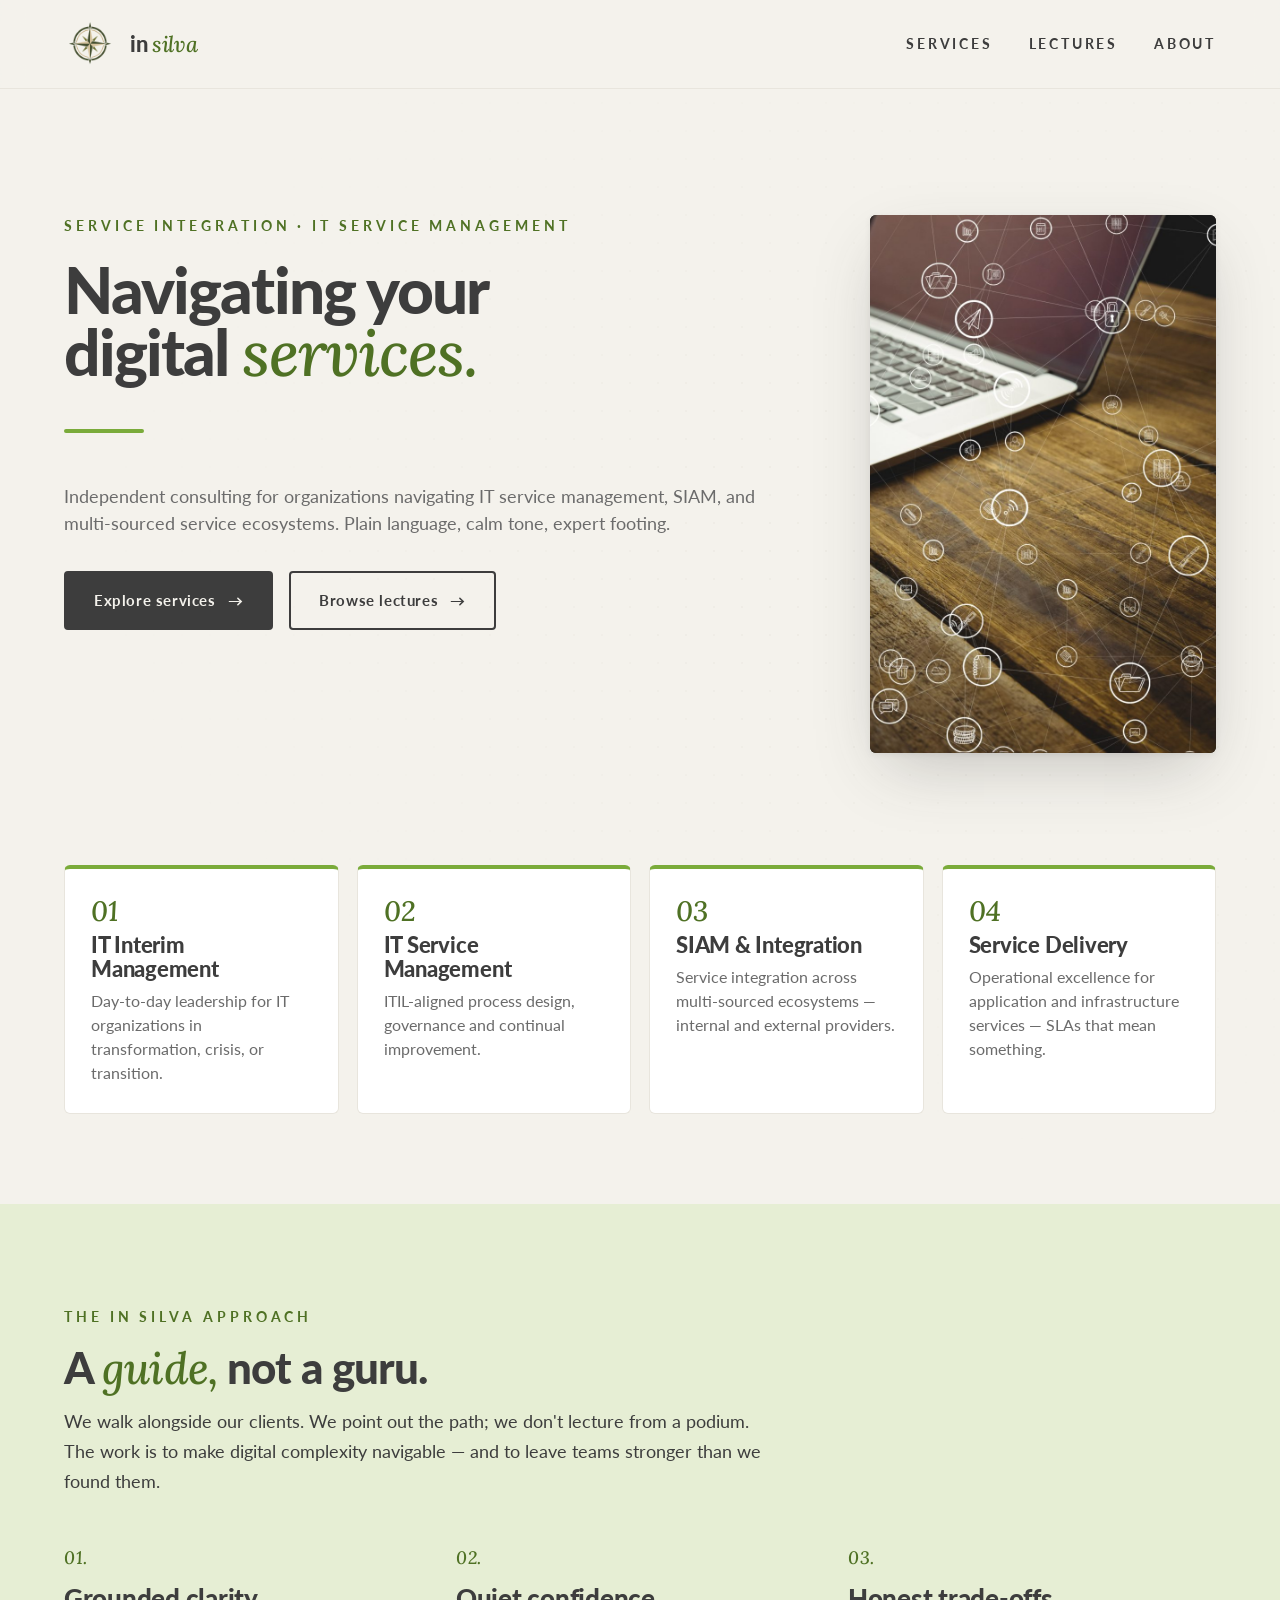
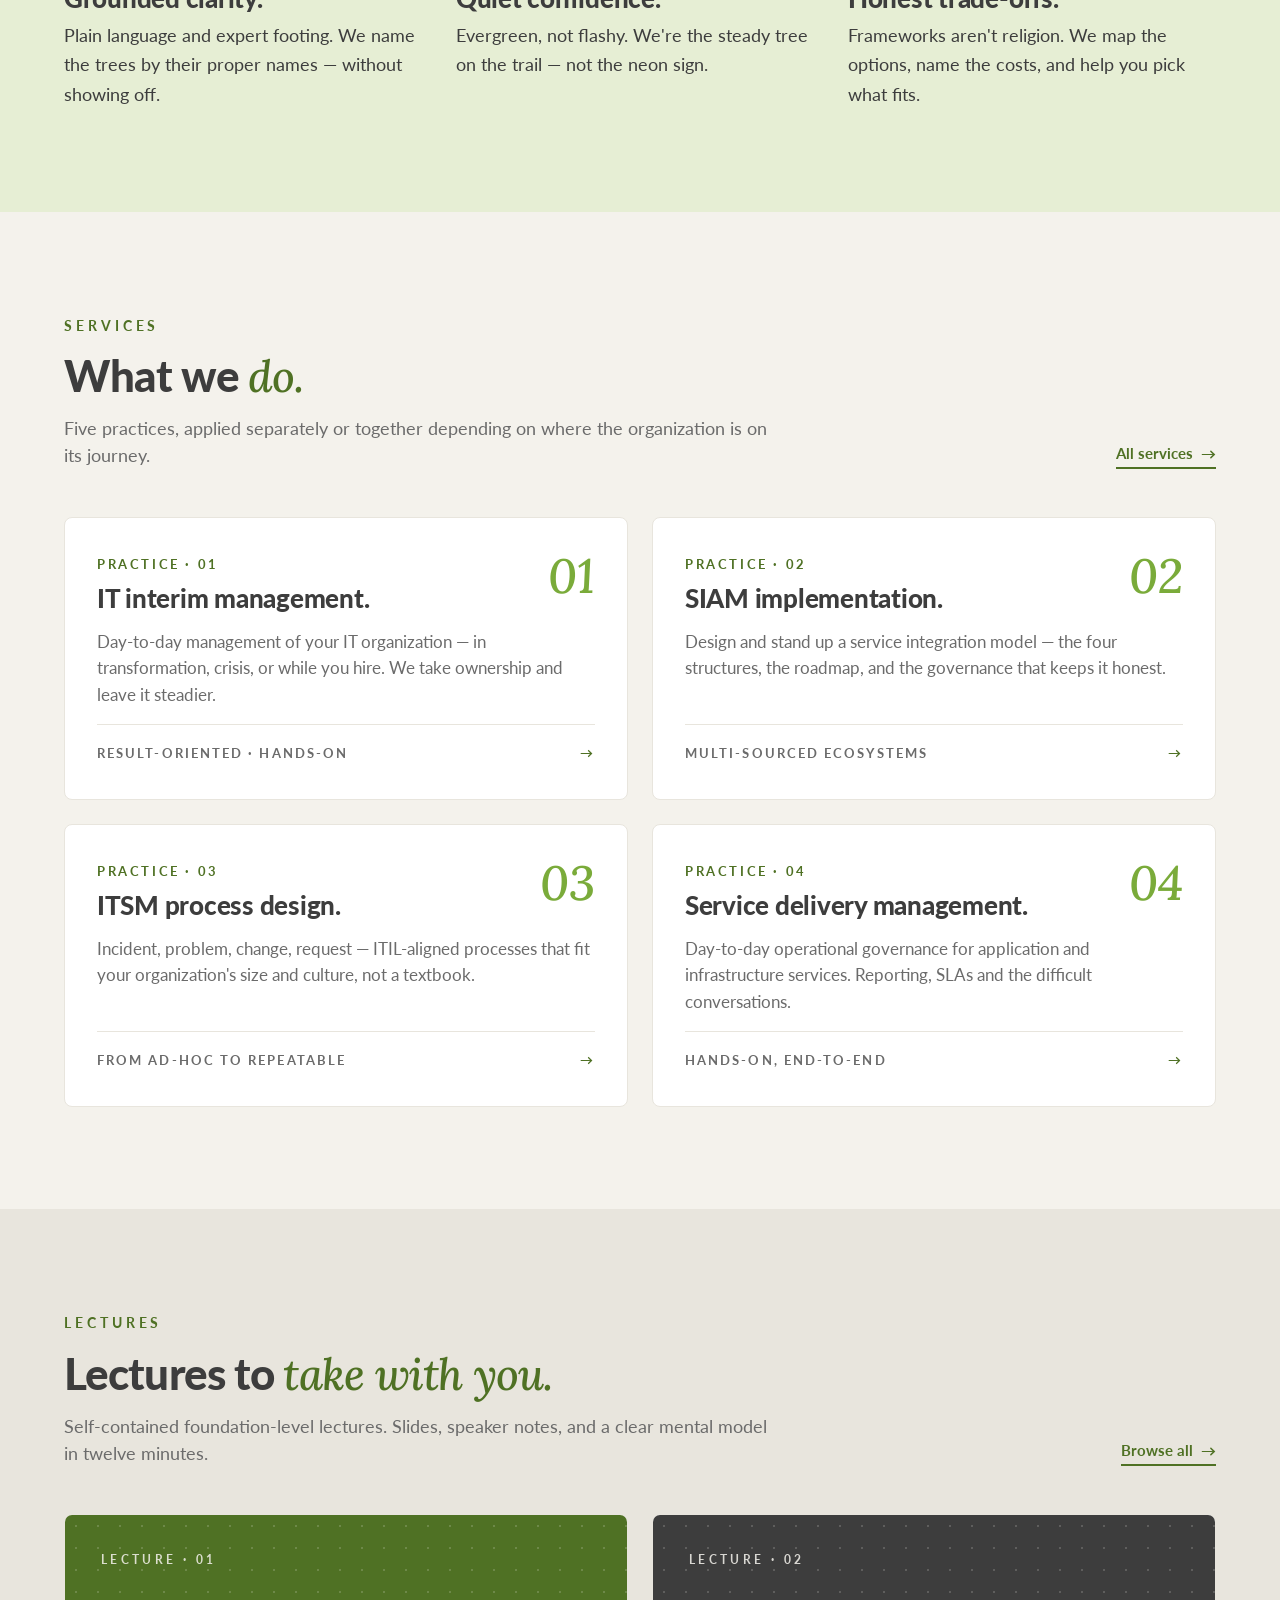
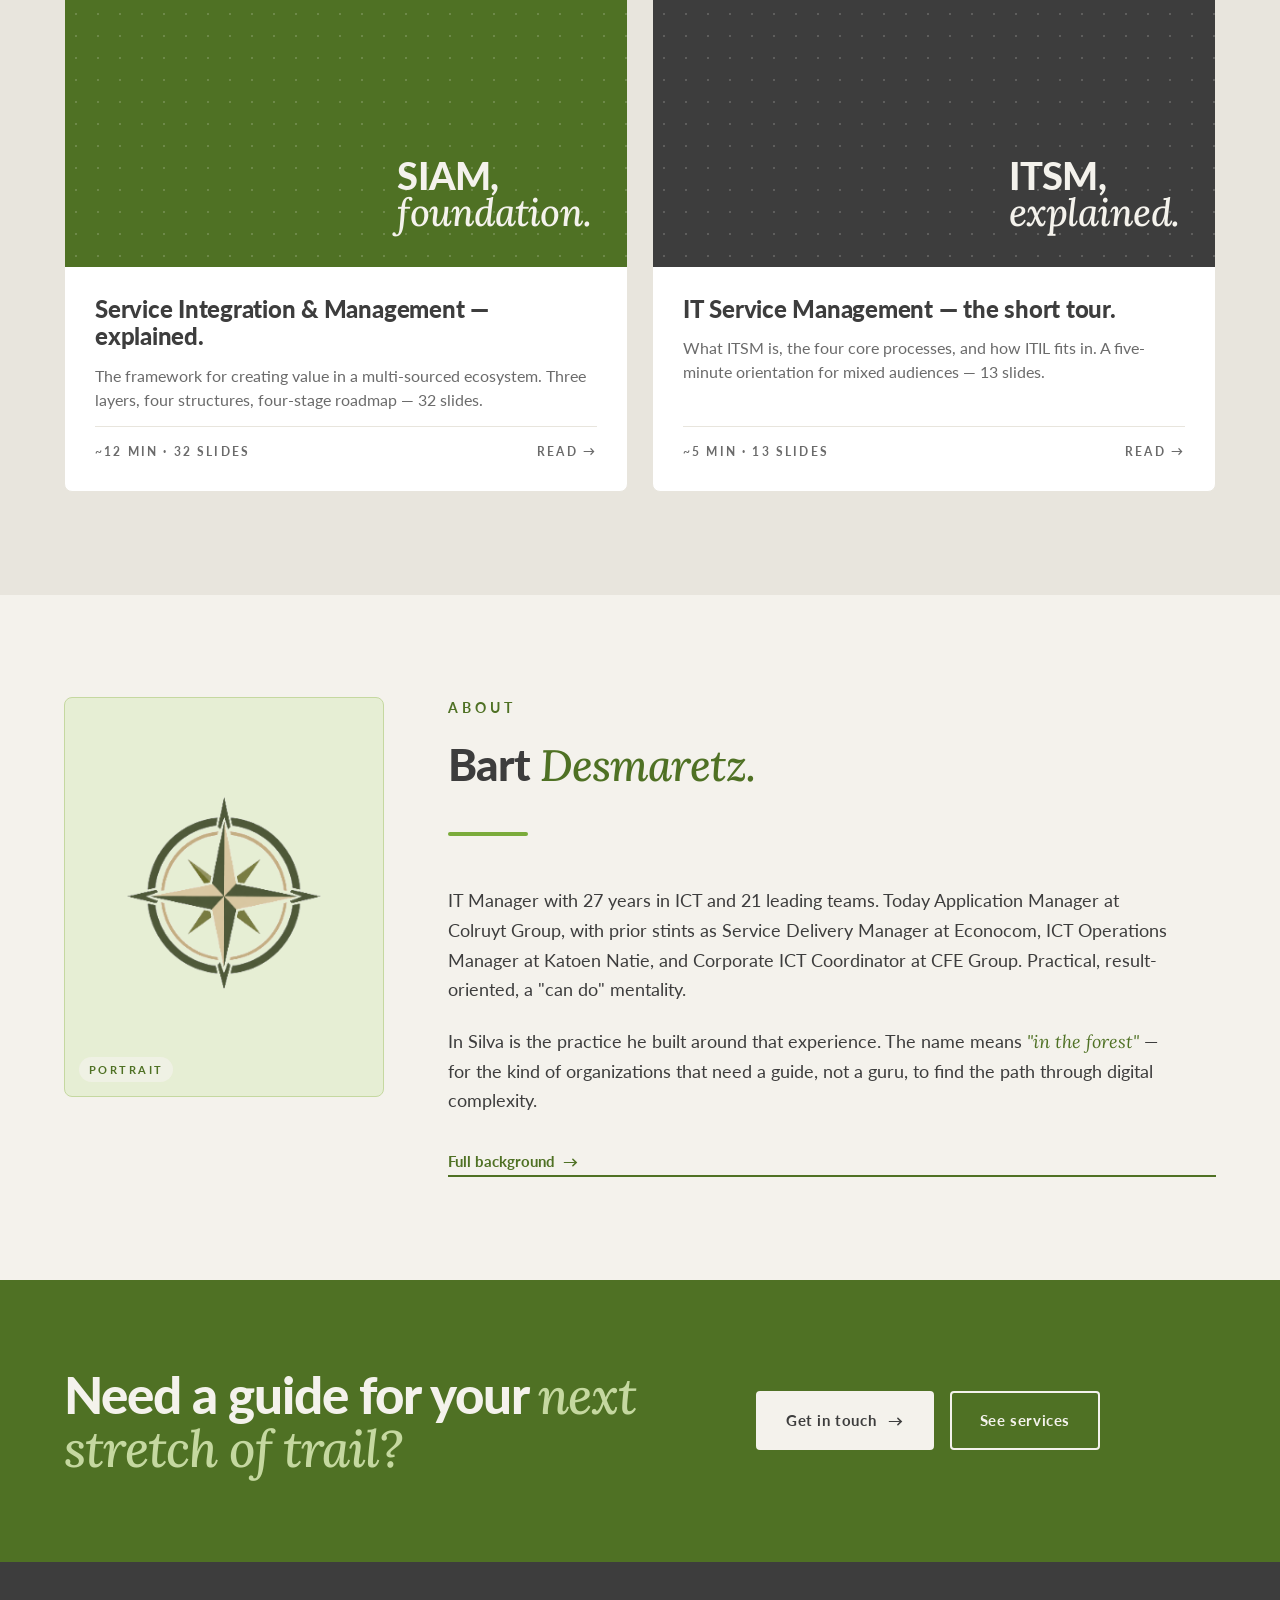
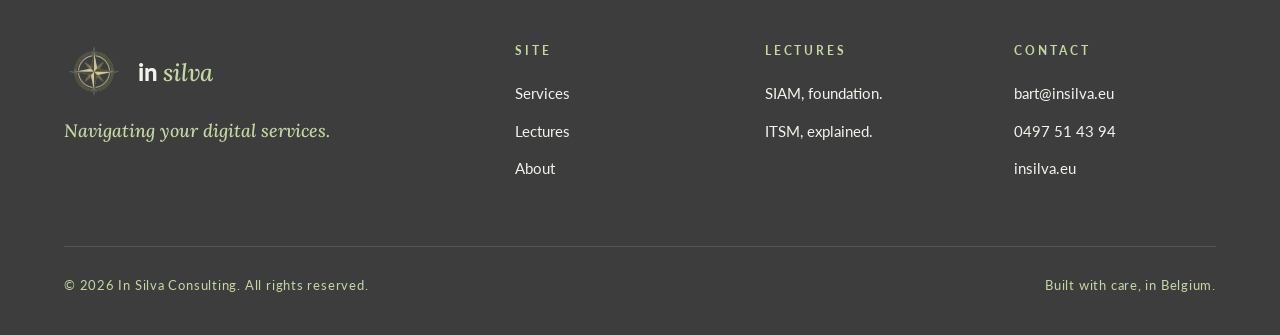
<file: index.html>
<!doctype html>
<html lang="en">
<head>
<meta charset="utf-8" />
<title>In Silva Consulting — Through the digital forest.</title>
<meta name="viewport" content="width=device-width, initial-scale=1" />
<meta name="description" content="In Silva Consulting — independent consulting for IT service management, SIAM, and multi-sourced service ecosystems." />
<link rel="preconnect" href="https://fonts.googleapis.com">
<link rel="preconnect" href="https://fonts.gstatic.com" crossorigin>
<link href="https://fonts.googleapis.com/css2?family=Lato:ital,wght@0,300;0,400;0,700;0,900;1,400;1,700&family=Lora:ital,wght@0,400;0,500;0,600;1,400;1,500&display=swap" rel="stylesheet">
<link rel="stylesheet" href="site.css">
</head>
<body>

<!-- ───────── NAV ───────── -->
<nav class="nav">
  <div class="nav__inner">
    <a class="nav__brand" href="index.html">
      <img class="nav__mark" src="logo-compass.png" alt="In Silva mark" />
      <div class="nav__name">in <em>silva</em></div>
    </a>
    <div class="nav__menu">
      <a href="services.html">Services</a>
      <a href="lectures.html">Lectures</a>
      <a href="about.html">About</a>
    </div>
  </div>
</nav>

<!-- ───────── HERO ───────── -->
<header class="hero hero--dot">
  <div class="hero__inner">
    <div class="hero__lead">
      <div class="hero__copy">
        <div class="eyebrow">Service Integration · IT Service Management</div>
        <h1 class="display">Navigating your<br/>digital <em>services.</em></h1>
        <div class="rule"></div>
        <p class="lead">Independent consulting for organizations navigating IT service management, SIAM, and multi-sourced service ecosystems. Plain language, calm tone, expert footing.</p>
        <div class="hero__cta">
          <a class="btn" href="services.html">Explore services <span class="arrow">→</span></a>
          <a class="btn btn--ghost" href="lectures.html">Browse lectures <span class="arrow">→</span></a>
        </div>
      </div>
      <figure class="hero__art" aria-label="A connected web of digital services around a laptop">
        <img src="hero-digital.jpg" alt="A laptop on a wooden desk surrounded by a network of digital service icons" loading="eager" />
      </figure>
    </div>

    <!-- Key competences banner -->
    <div class="competences" aria-label="Key competences">
      <div class="competence">
        <div class="competence__n">01</div>
        <div class="competence__name">IT Interim Management</div>
        <div class="competence__desc">Day-to-day leadership for IT organizations in transformation, crisis, or transition.</div>
      </div>
      <div class="competence">
        <div class="competence__n">02</div>
        <div class="competence__name">IT Service Management</div>
        <div class="competence__desc">ITIL-aligned process design, governance and continual improvement.</div>
      </div>
      <div class="competence">
        <div class="competence__n">03</div>
        <div class="competence__name">SIAM &amp; Integration</div>
        <div class="competence__desc">Service integration across multi-sourced ecosystems — internal and external providers.</div>
      </div>
      <div class="competence">
        <div class="competence__n">04</div>
        <div class="competence__name">Service Delivery</div>
        <div class="competence__desc">Operational excellence for application and infrastructure services — SLAs that mean something.</div>
      </div>
    </div>
  </div>
</header>

<!-- ───────── ESSENCE ───────── -->
<section class="section section--mist">
  <div class="wrap">
    <div class="section__head">
      <div class="section__head-text">
        <div class="eyebrow">The In Silva approach</div>
        <h2 class="title">A <em>guide,</em> not a guru.</h2>
        <p class="body">We walk alongside our clients. We point out the path; we don't lecture from a podium. The work is to make digital complexity navigable — and to leave teams stronger than we found them.</p>
      </div>
    </div>
    <div class="grid-3">
      <div>
        <div class="section-num">01.</div>
        <h3 class="card__title" style="margin-top: 12px;">Grounded clarity.</h3>
        <p class="body" style="margin-top: 8px;">Plain language and expert footing. We name the trees by their proper names — without showing off.</p>
      </div>
      <div>
        <div class="section-num">02.</div>
        <h3 class="card__title" style="margin-top: 12px;">Quiet confidence.</h3>
        <p class="body" style="margin-top: 8px;">Evergreen, not flashy. We're the steady tree on the trail — not the neon sign.</p>
      </div>
      <div>
        <div class="section-num">03.</div>
        <h3 class="card__title" style="margin-top: 12px;">Honest trade-offs.</h3>
        <p class="body" style="margin-top: 8px;">Frameworks aren't religion. We map the options, name the costs, and help you pick what fits.</p>
      </div>
    </div>
  </div>
</section>

<!-- ───────── SERVICES PREVIEW ───────── -->
<section class="section">
  <div class="wrap">
    <div class="section__head">
      <div class="section__head-text">
        <div class="eyebrow">Services</div>
        <h2 class="title">What we <em>do.</em></h2>
        <p class="lead">Five practices, applied separately or together depending on where the organization is on its journey.</p>
      </div>
      <a class="text-link" href="services.html">All services <span class="arrow">→</span></a>
    </div>
    <div class="grid-2">
      <a class="card" href="services.html#interim">
        <div class="card__top">
          <div>
            <div class="card__kicker">Practice · 01</div>
            <h3 class="card__title" style="margin-top: 10px;">IT interim management.</h3>
          </div>
          <div class="card__num">01</div>
        </div>
        <p class="card__body">Day-to-day management of your IT organization — in transformation, crisis, or while you hire. We take ownership and leave it steadier.</p>
        <div class="card__meta">Result-oriented · hands-on <span class="arrow">→</span></div>
      </a>
      <a class="card" href="services.html#siam">
        <div class="card__top">
          <div>
            <div class="card__kicker">Practice · 02</div>
            <h3 class="card__title" style="margin-top: 10px;">SIAM implementation.</h3>
          </div>
          <div class="card__num">02</div>
        </div>
        <p class="card__body">Design and stand up a service integration model — the four structures, the roadmap, and the governance that keeps it honest.</p>
        <div class="card__meta">Multi-sourced ecosystems <span class="arrow">→</span></div>
      </a>
      <a class="card" href="services.html#itsm">
        <div class="card__top">
          <div>
            <div class="card__kicker">Practice · 03</div>
            <h3 class="card__title" style="margin-top: 10px;">ITSM process design.</h3>
          </div>
          <div class="card__num">03</div>
        </div>
        <p class="card__body">Incident, problem, change, request — ITIL-aligned processes that fit your organization's size and culture, not a textbook.</p>
        <div class="card__meta">From ad-hoc to repeatable <span class="arrow">→</span></div>
      </a>
      <a class="card" href="services.html#delivery">
        <div class="card__top">
          <div>
            <div class="card__kicker">Practice · 04</div>
            <h3 class="card__title" style="margin-top: 10px;">Service delivery management.</h3>
          </div>
          <div class="card__num">04</div>
        </div>
        <p class="card__body">Day-to-day operational governance for application and infrastructure services. Reporting, SLAs and the difficult conversations.</p>
        <div class="card__meta">Hands-on, end-to-end <span class="arrow">→</span></div>
      </a>
    </div>
  </div>
</section>

<!-- ───────── LECTURES PREVIEW ───────── -->
<section class="section section--paper-deep">
  <div class="wrap">
    <div class="section__head">
      <div class="section__head-text">
        <div class="eyebrow">Lectures</div>
        <h2 class="title">Lectures to <em>take with you.</em></h2>
        <p class="lead">Self-contained foundation-level lectures. Slides, speaker notes, and a clear mental model in twelve minutes.</p>
      </div>
      <a class="text-link" href="lectures.html">Browse all <span class="arrow">→</span></a>
    </div>
    <div class="grid-2">
      <a class="reader" href="lecture.html?id=siam-foundation">
        <div class="reader__cover reader__cover--green reader__cover--dot">
          <div class="reader__cover-inner">
            <div class="reader__cover-kicker">Lecture · 01</div>
            <h3>SIAM,<br/><em>foundation.</em></h3>
          </div>
        </div>
        <div class="reader__body">
          <h4>Service Integration &amp; Management — explained.</h4>
          <p>The framework for creating value in a multi-sourced ecosystem. Three layers, four structures, four-stage roadmap — 32 slides.</p>
          <div class="reader__meta"><span>~12 min · 32 slides</span><span>Read →</span></div>
        </div>
      </a>
      <a class="reader" href="lecture.html?id=itsm-explained">
        <div class="reader__cover reader__cover--charcoal reader__cover--dot">
          <div class="reader__cover-inner">
            <div class="reader__cover-kicker">Lecture · 02</div>
            <h3>ITSM,<br/><em>explained.</em></h3>
          </div>
        </div>
        <div class="reader__body">
          <h4>IT Service Management — the short tour.</h4>
          <p>What ITSM is, the four core processes, and how ITIL fits in. A five-minute orientation for mixed audiences — 13 slides.</p>
          <div class="reader__meta"><span>~5 min · 13 slides</span><span>Read →</span></div>
        </div>
      </a>
    </div>
  </div>
</section>

<!-- ───────── ABOUT PREVIEW ───────── -->
<section class="section">
  <div class="wrap">
    <div class="bio">
      <div class="bio__portrait" aria-hidden="true">
        <img class="bio__portrait-img" src="logo-compass.png" alt="In Silva compass mark" />
      </div>
      <div class="bio__body">
        <div class="eyebrow">About</div>
        <h2 class="title">Bart <em>Desmaretz.</em></h2>
        <div class="rule"></div>
        <p>IT Manager with 27 years in ICT and 21 leading teams. Today Application Manager at Colruyt Group, with prior stints as Service Delivery Manager at Econocom, ICT Operations Manager at Katoen Natie, and Corporate ICT Coordinator at CFE Group. Practical, result-oriented, a "can do" mentality.</p>
        <p>In Silva is the practice he built around that experience. The name means <em style="font-family:var(--serif);font-style:italic;color:var(--green-deep);">"in the forest"</em> — for the kind of organizations that need a guide, not a guru, to find the path through digital complexity.</p>
        <a class="text-link" href="about.html" style="margin-top: 12px;">Full background <span class="arrow">→</span></a>
      </div>
    </div>
  </div>
</section>

<!-- ───────── CTA STRIP ───────── -->
<section class="cta-strip">
  <div class="cta-strip__inner">
    <h2>Need a guide for your <em>next stretch of trail?</em></h2>
    <div class="cta-strip__actions">
      <a class="btn" href="mailto:bart@insilva.eu">Get in touch <span class="arrow">→</span></a>
      <a class="btn btn--ghost" href="services.html">See services</a>
    </div>
  </div>
</section>

<!-- ───────── FOOTER ───────── -->
<footer class="footer">
  <div class="wrap">
    <div class="footer__top">
      <div class="footer__brand">
        <div class="footer__brand-mark">
          <img class="footer__brand-img" src="logo-compass.png" alt="" />
          <div class="footer__brand-name">in <em>silva</em></div>
        </div>
        <p class="footer__tagline">Navigating your digital services.</p>
      </div>
      <div>
        <h4>Site</h4>
        <ul>
          <li><a href="services.html">Services</a></li>
          <li><a href="lectures.html">Lectures</a></li>
          <li><a href="about.html">About</a></li>
        </ul>
      </div>
      <div>
        <h4>Lectures</h4>
        <ul>
          <li><a href="lecture.html?id=siam-foundation">SIAM, foundation.</a></li>
          <li><a href="lecture.html?id=itsm-explained">ITSM, explained.</a></li>
        </ul>
      </div>
      <div>
        <h4>Contact</h4>
        <ul>
          <li><a href="mailto:bart@insilva.eu">bart@insilva.eu</a></li>
          <li><a href="tel:+32497514394">0497 51 43 94</a></li>
          <li><a href="https://insilva.eu">insilva.eu</a></li>
        </ul>
      </div>
    </div>
    <div class="footer__bottom">
      <div>© 2026 In Silva Consulting. All rights reserved.</div>
      <div>Built with care, in Belgium.</div>
    </div>
  </div>
</footer>

<script>
  // mark active nav link
  (function(){
    const path = location.pathname.split('/').pop() || 'index.html';
    document.querySelectorAll('.nav__menu a').forEach(a => {
      if (a.getAttribute('href') === path) a.classList.add('is-active');
    });
  })();
</script>

</body>
</html>
</file>
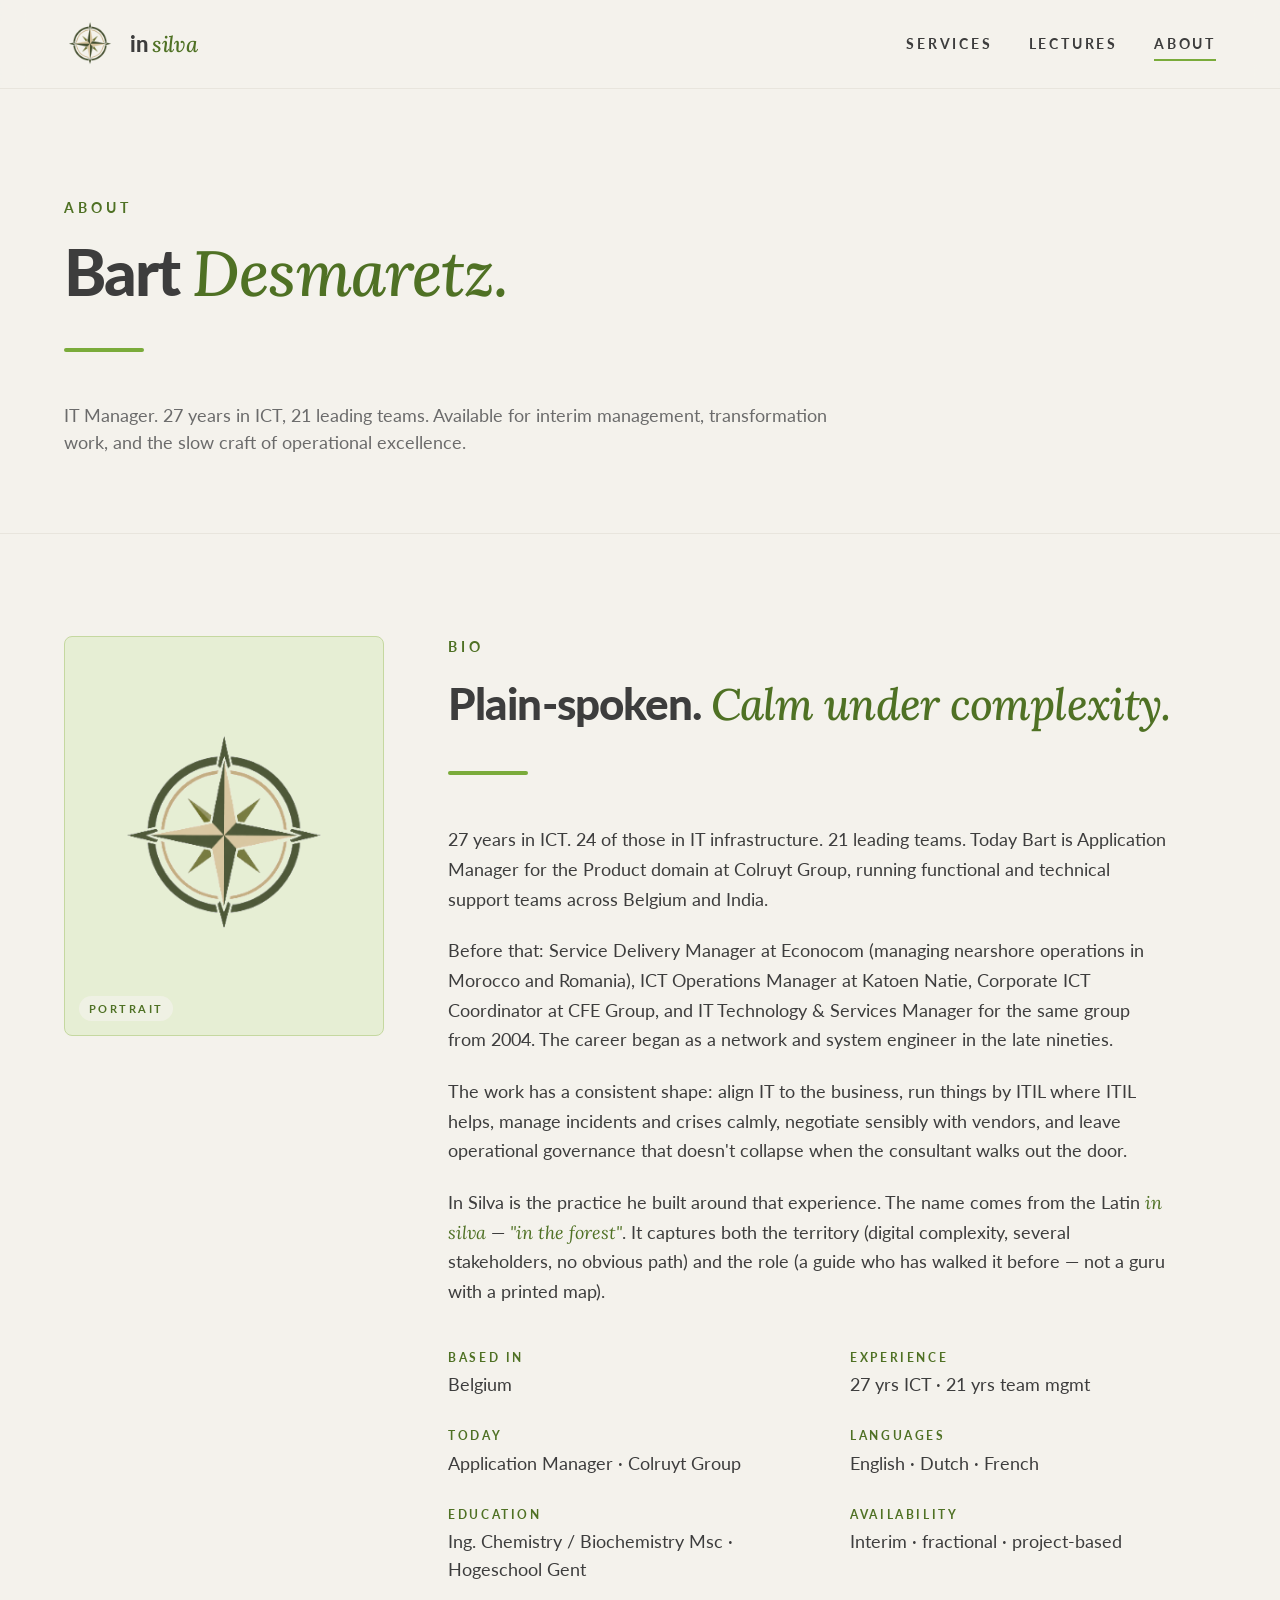
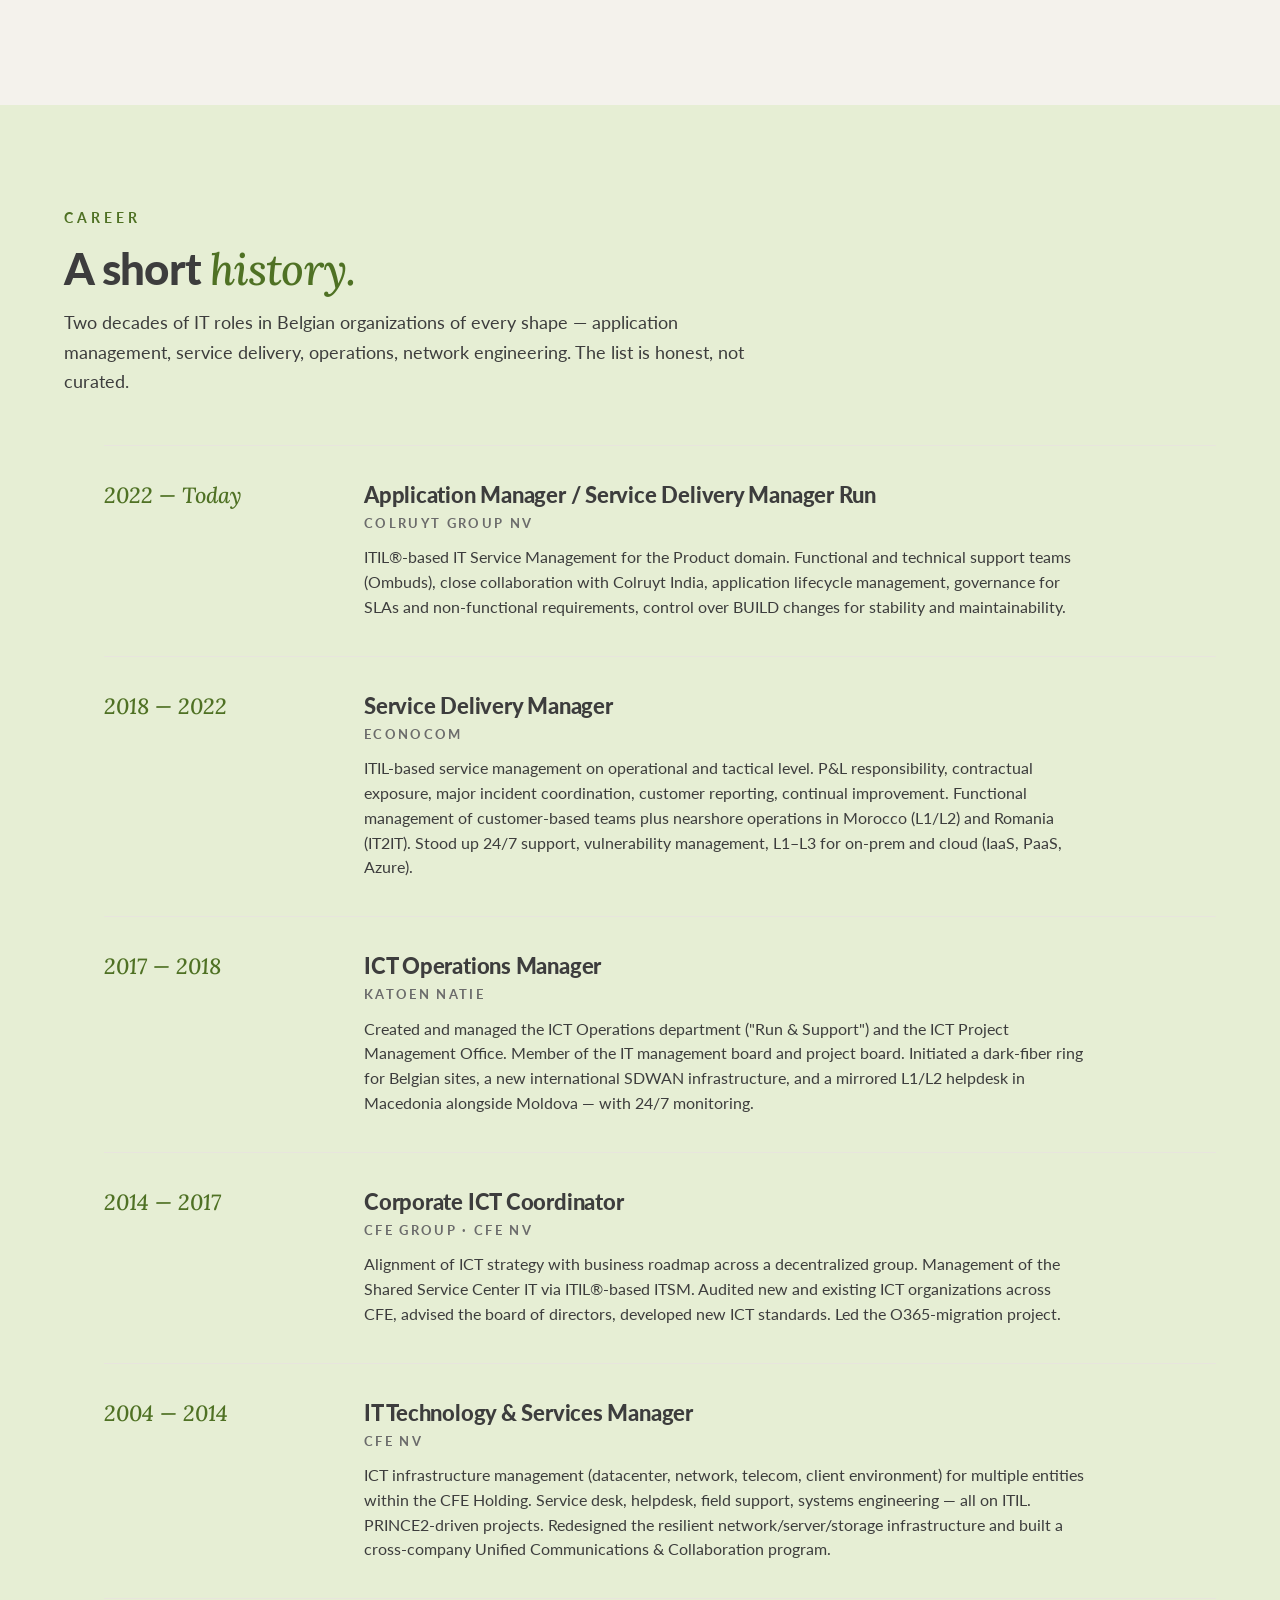
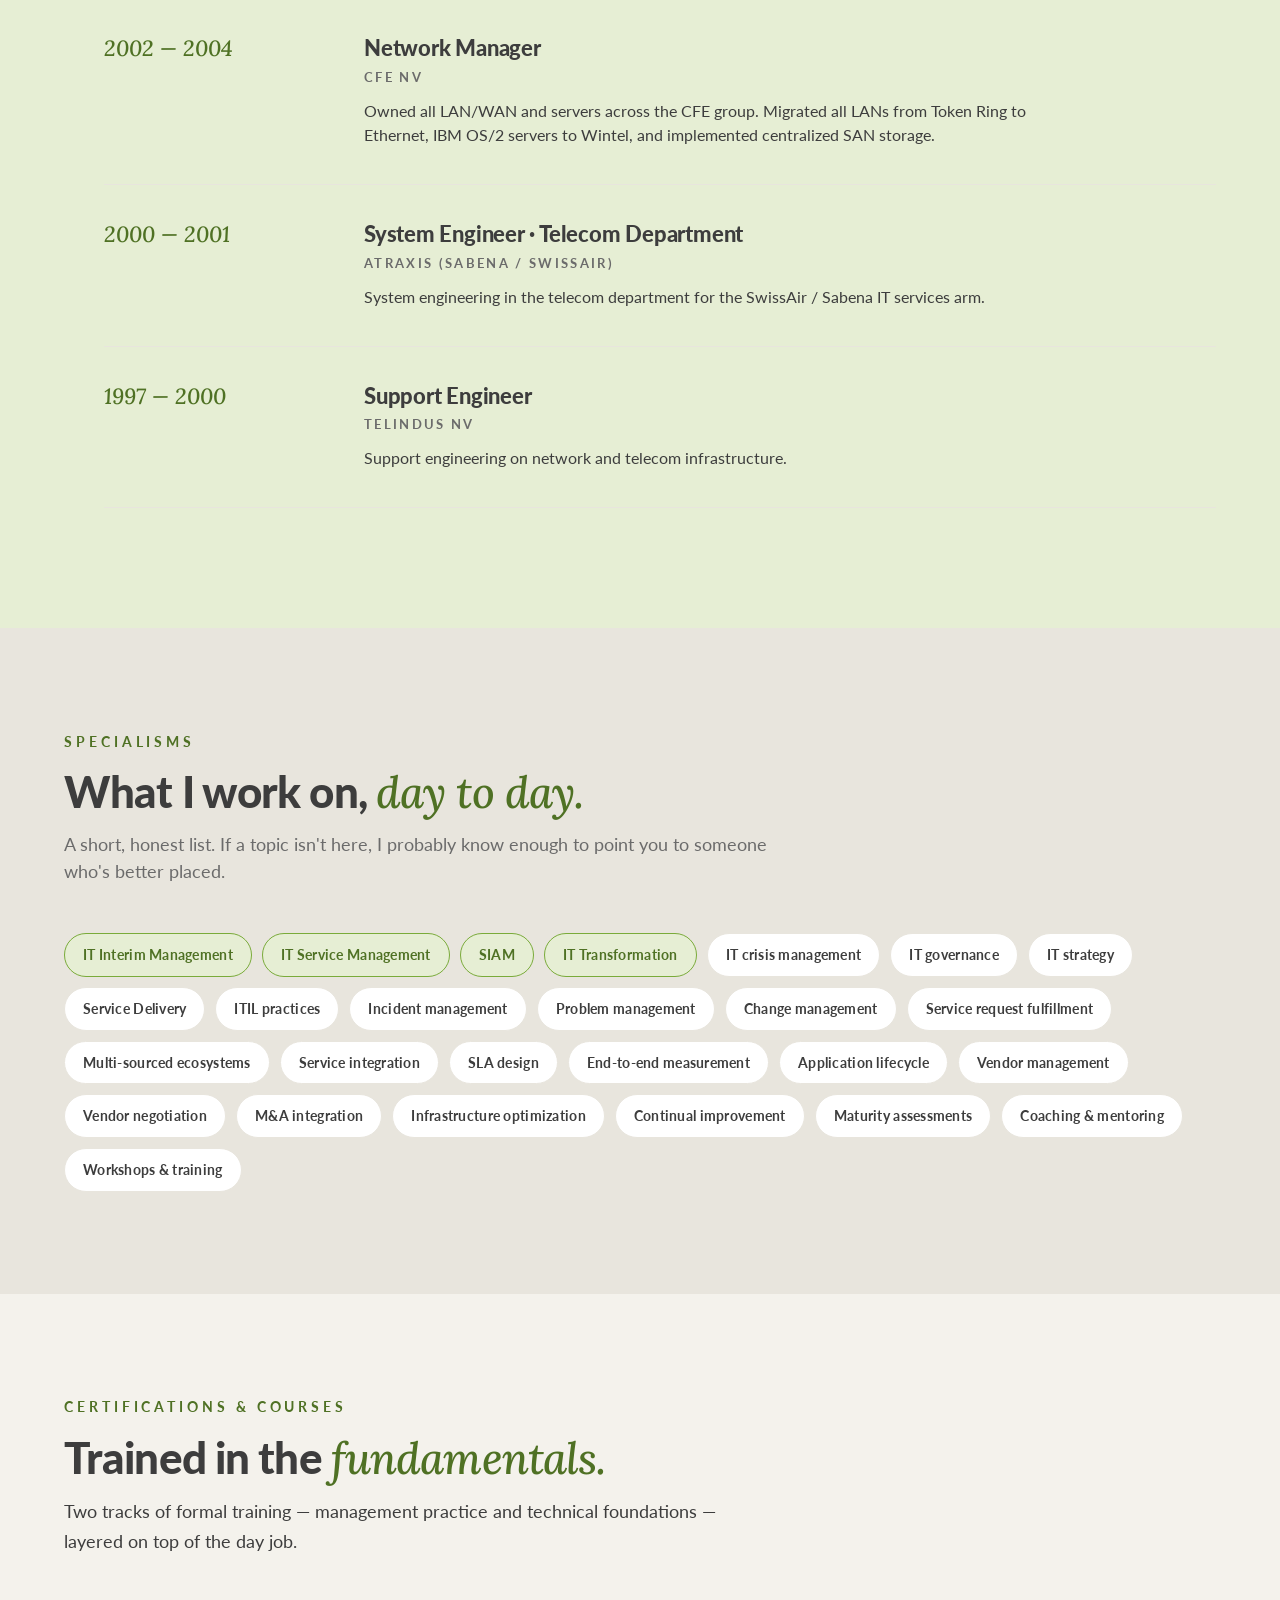
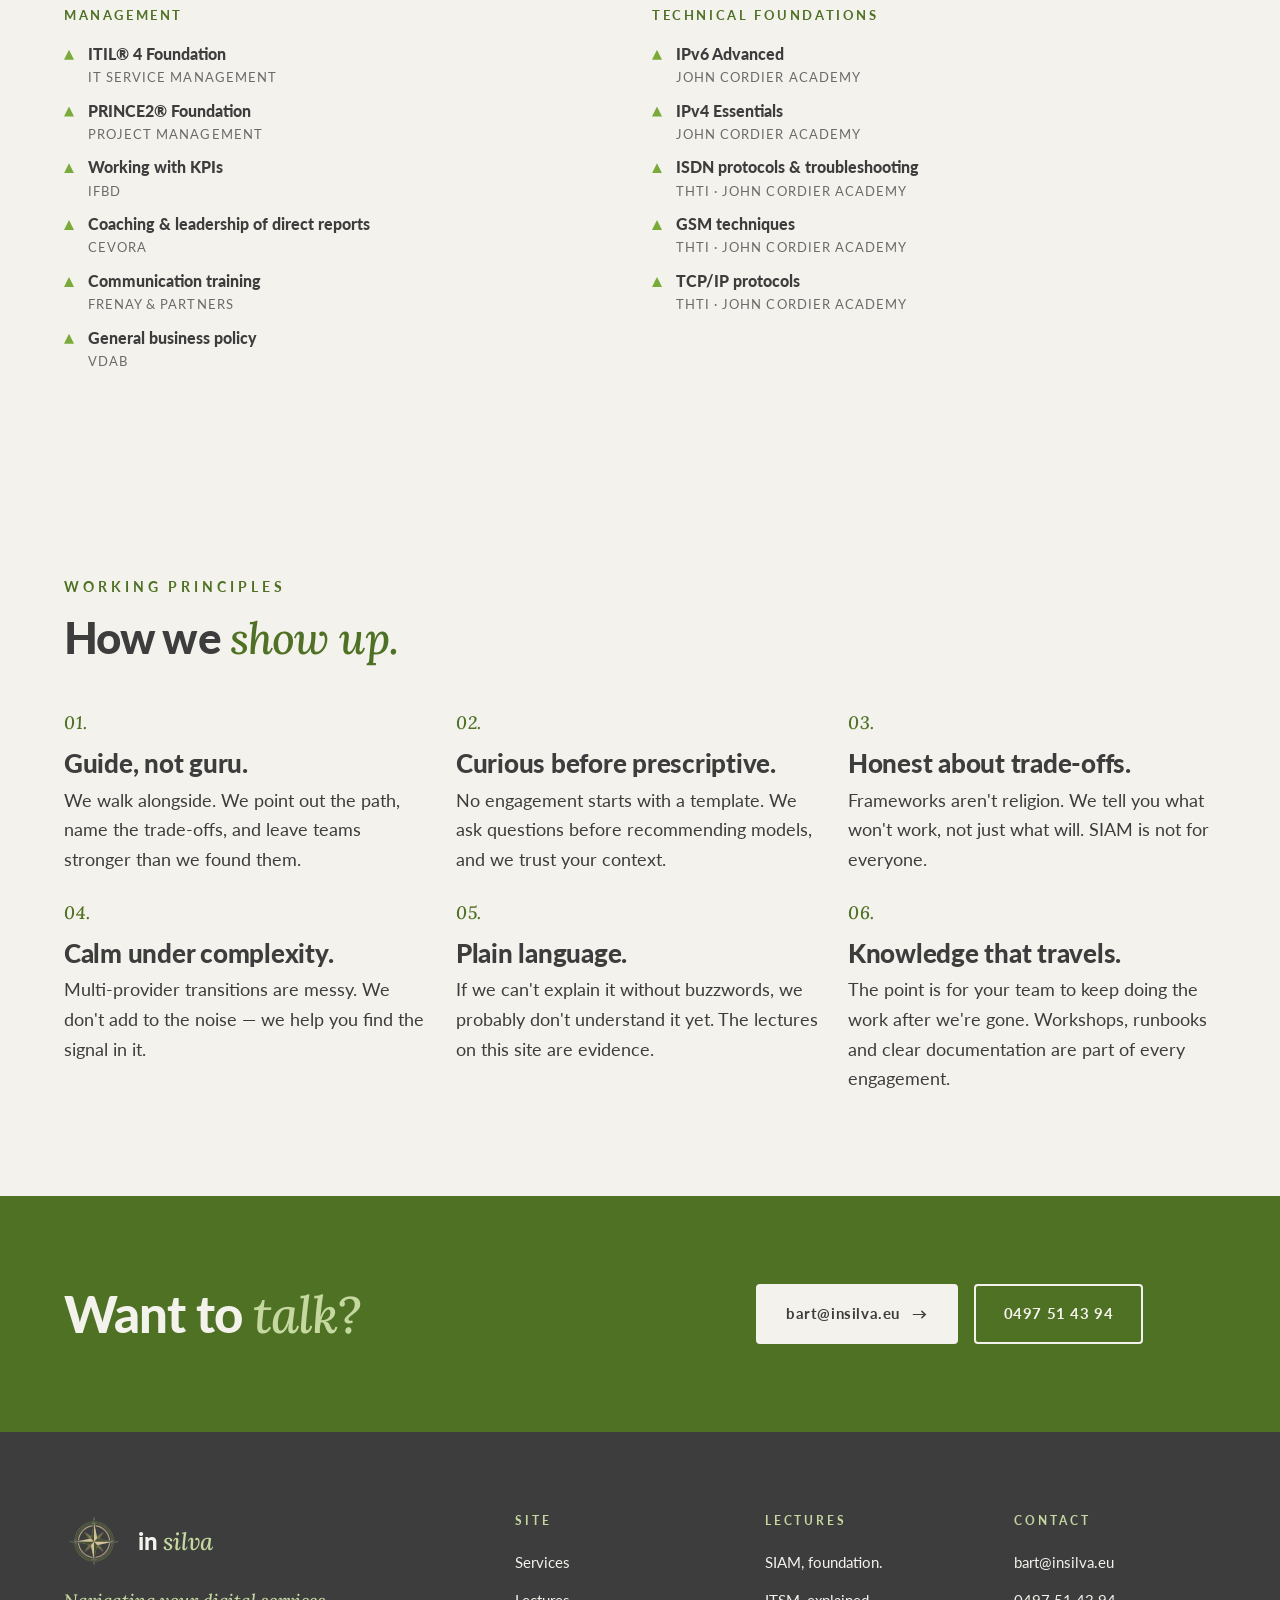
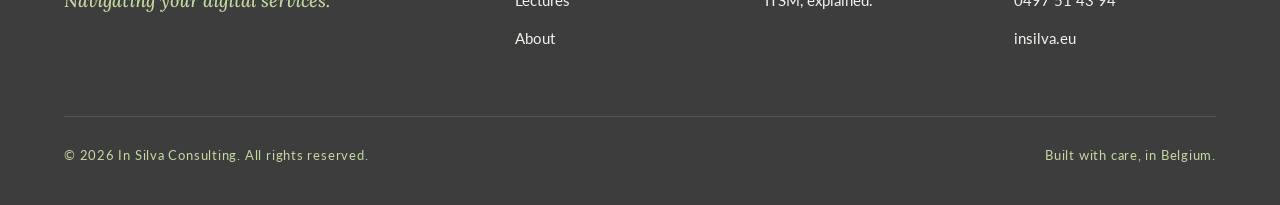
<file: about.html>
<!doctype html>
<html lang="en">
<head>
<meta charset="utf-8" />
<title>About — In Silva Consulting</title>
<meta name="viewport" content="width=device-width, initial-scale=1" />
<link rel="preconnect" href="https://fonts.googleapis.com">
<link rel="preconnect" href="https://fonts.gstatic.com" crossorigin>
<link href="https://fonts.googleapis.com/css2?family=Lato:ital,wght@0,300;0,400;0,700;0,900;1,400;1,700&family=Lora:ital,wght@0,400;0,500;0,600;1,400;1,500&display=swap" rel="stylesheet">
<link rel="stylesheet" href="site.css">
</head>
<body>

<nav class="nav">
  <div class="nav__inner">
    <a class="nav__brand" href="index.html">
      <img class="nav__mark" src="logo-compass.png" alt="In Silva mark" />
      <div class="nav__name">in <em>silva</em></div>
    </a>
    <div class="nav__menu">
      <a href="services.html">Services</a>
      <a href="lectures.html">Lectures</a>
      <a href="about.html">About</a>
    </div>
  </div>
</nav>

<header class="page-head">
  <div class="page-head__inner">
    <div class="eyebrow">About</div>
    <h1 class="display">Bart <em>Desmaretz.</em></h1>
    <div class="rule"></div>
    <p class="lead">IT Manager. 27 years in ICT, 21 leading teams. Available for interim management, transformation work, and the slow craft of operational excellence.</p>
  </div>
</header>

<section class="section">
  <div class="wrap">
    <div class="bio">
      <div class="bio__portrait" aria-hidden="true">
        <img class="bio__portrait-img" src="logo-compass.png" alt="In Silva compass mark" />
      </div>
      <div class="bio__body">
        <div class="eyebrow">Bio</div>
        <h2 class="title">Plain-spoken. <em>Calm under complexity.</em></h2>
        <div class="rule"></div>
        <p>27 years in ICT. 24 of those in IT infrastructure. 21 leading teams. Today Bart is Application Manager for the Product domain at Colruyt Group, running functional and technical support teams across Belgium and India.</p>
        <p>Before that: Service Delivery Manager at Econocom (managing nearshore operations in Morocco and Romania), ICT Operations Manager at Katoen Natie, Corporate ICT Coordinator at CFE Group, and IT Technology &amp; Services Manager for the same group from 2004. The career began as a network and system engineer in the late nineties.</p>
        <p>The work has a consistent shape: align IT to the business, run things by ITIL where ITIL helps, manage incidents and crises calmly, negotiate sensibly with vendors, and leave operational governance that doesn't collapse when the consultant walks out the door.</p>
        <p>In Silva is the practice he built around that experience. The name comes from the Latin <em style="font-family:var(--serif);font-style:italic;color:var(--green-deep);">in silva</em> — <em style="font-family:var(--serif);font-style:italic;color:var(--green-deep);">"in the forest"</em>. It captures both the territory (digital complexity, several stakeholders, no obvious path) and the role (a guide who has walked it before — not a guru with a printed map).</p>

        <dl class="fact-list" style="margin-top: 20px;">
          <div class="fact"><dt>Based in</dt><dd>Belgium</dd></div>
          <div class="fact"><dt>Experience</dt><dd>27 yrs ICT · 21 yrs team mgmt</dd></div>
          <div class="fact"><dt>Today</dt><dd>Application Manager · Colruyt Group</dd></div>
          <div class="fact"><dt>Languages</dt><dd>English · Dutch · French</dd></div>
          <div class="fact"><dt>Education</dt><dd>Ing. Chemistry / Biochemistry Msc · Hogeschool Gent</dd></div>
          <div class="fact"><dt>Availability</dt><dd>Interim · fractional · project-based</dd></div>
        </dl>
      </div>
    </div>
  </div>
</section>

<section class="section section--mist">
  <div class="wrap">
    <div class="section__head">
      <div class="section__head-text">
        <div class="eyebrow">Career</div>
        <h2 class="title">A short <em>history.</em></h2>
        <p class="body">Two decades of IT roles in Belgian organizations of every shape — application management, service delivery, operations, network engineering. The list is honest, not curated.</p>
      </div>
    </div>
    <ol class="career">
      <li>
        <div class="career__date">2022 — Today</div>
        <div>
          <h3 class="career__role">Application Manager / Service Delivery Manager Run</h3>
          <div class="career__org">Colruyt Group NV</div>
          <p>ITIL®-based IT Service Management for the Product domain. Functional and technical support teams (Ombuds), close collaboration with Colruyt India, application lifecycle management, governance for SLAs and non-functional requirements, control over BUILD changes for stability and maintainability.</p>
        </div>
      </li>
      <li>
        <div class="career__date">2018 — 2022</div>
        <div>
          <h3 class="career__role">Service Delivery Manager</h3>
          <div class="career__org">Econocom</div>
          <p>ITIL-based service management on operational and tactical level. P&amp;L responsibility, contractual exposure, major incident coordination, customer reporting, continual improvement. Functional management of customer-based teams plus nearshore operations in Morocco (L1/L2) and Romania (IT2IT). Stood up 24/7 support, vulnerability management, L1–L3 for on-prem and cloud (IaaS, PaaS, Azure).</p>
        </div>
      </li>
      <li>
        <div class="career__date">2017 — 2018</div>
        <div>
          <h3 class="career__role">ICT Operations Manager</h3>
          <div class="career__org">Katoen Natie</div>
          <p>Created and managed the ICT Operations department ("Run &amp; Support") and the ICT Project Management Office. Member of the IT management board and project board. Initiated a dark-fiber ring for Belgian sites, a new international SDWAN infrastructure, and a mirrored L1/L2 helpdesk in Macedonia alongside Moldova — with 24/7 monitoring.</p>
        </div>
      </li>
      <li>
        <div class="career__date">2014 — 2017</div>
        <div>
          <h3 class="career__role">Corporate ICT Coordinator</h3>
          <div class="career__org">CFE Group · CFE nv</div>
          <p>Alignment of ICT strategy with business roadmap across a decentralized group. Management of the Shared Service Center IT via ITIL®-based ITSM. Audited new and existing ICT organizations across CFE, advised the board of directors, developed new ICT standards. Led the O365-migration project.</p>
        </div>
      </li>
      <li>
        <div class="career__date">2004 — 2014</div>
        <div>
          <h3 class="career__role">IT Technology &amp; Services Manager</h3>
          <div class="career__org">CFE nv</div>
          <p>ICT infrastructure management (datacenter, network, telecom, client environment) for multiple entities within the CFE Holding. Service desk, helpdesk, field support, systems engineering — all on ITIL. PRINCE2-driven projects. Redesigned the resilient network/server/storage infrastructure and built a cross-company Unified Communications &amp; Collaboration program.</p>
        </div>
      </li>
      <li>
        <div class="career__date">2002 — 2004</div>
        <div>
          <h3 class="career__role">Network Manager</h3>
          <div class="career__org">CFE nv</div>
          <p>Owned all LAN/WAN and servers across the CFE group. Migrated all LANs from Token Ring to Ethernet, IBM OS/2 servers to Wintel, and implemented centralized SAN storage.</p>
        </div>
      </li>
      <li>
        <div class="career__date">2000 — 2001</div>
        <div>
          <h3 class="career__role">System Engineer · Telecom Department</h3>
          <div class="career__org">Atraxis (Sabena / SwissAir)</div>
          <p>System engineering in the telecom department for the SwissAir / Sabena IT services arm.</p>
        </div>
      </li>
      <li>
        <div class="career__date">1997 — 2000</div>
        <div>
          <h3 class="career__role">Support Engineer</h3>
          <div class="career__org">Telindus nv</div>
          <p>Support engineering on network and telecom infrastructure.</p>
        </div>
      </li>
    </ol>
  </div>
</section>

<section class="section section--paper-deep">
  <div class="wrap">
    <div class="section__head">
      <div class="section__head-text">
        <div class="eyebrow">Specialisms</div>
        <h2 class="title">What I work on, <em>day to day.</em></h2>
        <p class="lead">A short, honest list. If a topic isn't here, I probably know enough to point you to someone who's better placed.</p>
      </div>
    </div>
    <div class="chips">
      <span class="chip chip--green">IT Interim Management</span>
      <span class="chip chip--green">IT Service Management</span>
      <span class="chip chip--green">SIAM</span>
      <span class="chip chip--green">IT Transformation</span>
      <span class="chip">IT crisis management</span>
      <span class="chip">IT governance</span>
      <span class="chip">IT strategy</span>
      <span class="chip">Service Delivery</span>
      <span class="chip">ITIL practices</span>
      <span class="chip">Incident management</span>
      <span class="chip">Problem management</span>
      <span class="chip">Change management</span>
      <span class="chip">Service request fulfillment</span>
      <span class="chip">Multi-sourced ecosystems</span>
      <span class="chip">Service integration</span>
      <span class="chip">SLA design</span>
      <span class="chip">End-to-end measurement</span>
      <span class="chip">Application lifecycle</span>
      <span class="chip">Vendor management</span>
      <span class="chip">Vendor negotiation</span>
      <span class="chip">M&amp;A integration</span>
      <span class="chip">Infrastructure optimization</span>
      <span class="chip">Continual improvement</span>
      <span class="chip">Maturity assessments</span>
      <span class="chip">Coaching &amp; mentoring</span>
      <span class="chip">Workshops &amp; training</span>
    </div>
  </div>
</section>

<section class="section">
  <div class="wrap">
    <div class="section__head">
      <div class="section__head-text">
        <div class="eyebrow">Certifications &amp; courses</div>
        <h2 class="title">Trained in the <em>fundamentals.</em></h2>
        <p class="body">Two tracks of formal training — management practice and technical foundations — layered on top of the day job.</p>
      </div>
    </div>
    <div class="grid-2">
      <div>
        <h3 class="card__kicker" style="margin-bottom: 18px;">Management</h3>
        <ul class="cert-list">
          <li><strong>ITIL® 4 Foundation</strong><span>IT Service Management</span></li>
          <li><strong>PRINCE2® Foundation</strong><span>Project Management</span></li>
          <li><strong>Working with KPIs</strong><span>IFBD</span></li>
          <li><strong>Coaching &amp; leadership of direct reports</strong><span>CEVORA</span></li>
          <li><strong>Communication training</strong><span>Frenay &amp; Partners</span></li>
          <li><strong>General business policy</strong><span>VDAB</span></li>
        </ul>
      </div>
      <div>
        <h3 class="card__kicker" style="margin-bottom: 18px;">Technical foundations</h3>
        <ul class="cert-list">
          <li><strong>IPv6 Advanced</strong><span>John Cordier Academy</span></li>
          <li><strong>IPv4 Essentials</strong><span>John Cordier Academy</span></li>
          <li><strong>ISDN protocols &amp; troubleshooting</strong><span>THTI · John Cordier Academy</span></li>
          <li><strong>GSM techniques</strong><span>THTI · John Cordier Academy</span></li>
          <li><strong>TCP/IP protocols</strong><span>THTI · John Cordier Academy</span></li>
        </ul>
      </div>
    </div>
  </div>
</section>

<section class="section">
  <div class="wrap">
    <div class="section__head">
      <div class="section__head-text">
        <div class="eyebrow">Working principles</div>
        <h2 class="title">How we <em>show up.</em></h2>
      </div>
    </div>
    <div class="grid-3">
      <div>
        <div class="section-num">01.</div>
        <h3 class="card__title" style="margin-top: 12px;">Guide, not guru.</h3>
        <p class="body" style="margin-top: 8px;">We walk alongside. We point out the path, name the trade-offs, and leave teams stronger than we found them.</p>
      </div>
      <div>
        <div class="section-num">02.</div>
        <h3 class="card__title" style="margin-top: 12px;">Curious before prescriptive.</h3>
        <p class="body" style="margin-top: 8px;">No engagement starts with a template. We ask questions before recommending models, and we trust your context.</p>
      </div>
      <div>
        <div class="section-num">03.</div>
        <h3 class="card__title" style="margin-top: 12px;">Honest about trade-offs.</h3>
        <p class="body" style="margin-top: 8px;">Frameworks aren't religion. We tell you what won't work, not just what will. SIAM is not for everyone.</p>
      </div>
      <div>
        <div class="section-num">04.</div>
        <h3 class="card__title" style="margin-top: 12px;">Calm under complexity.</h3>
        <p class="body" style="margin-top: 8px;">Multi-provider transitions are messy. We don't add to the noise — we help you find the signal in it.</p>
      </div>
      <div>
        <div class="section-num">05.</div>
        <h3 class="card__title" style="margin-top: 12px;">Plain language.</h3>
        <p class="body" style="margin-top: 8px;">If we can't explain it without buzzwords, we probably don't understand it yet. The lectures on this site are evidence.</p>
      </div>
      <div>
        <div class="section-num">06.</div>
        <h3 class="card__title" style="margin-top: 12px;">Knowledge that travels.</h3>
        <p class="body" style="margin-top: 8px;">The point is for your team to keep doing the work after we're gone. Workshops, runbooks and clear documentation are part of every engagement.</p>
      </div>
    </div>
  </div>
</section>

<section class="cta-strip">
  <div class="cta-strip__inner">
    <h2>Want to <em>talk?</em></h2>
    <div class="cta-strip__actions">
      <a class="btn" href="mailto:bart@insilva.eu">bart@insilva.eu <span class="arrow">→</span></a>
      <a class="btn btn--ghost" href="tel:+32497514394">0497 51 43 94</a>
    </div>
  </div>
</section>

<footer class="footer">
  <div class="wrap">
    <div class="footer__top">
      <div class="footer__brand">
        <div class="footer__brand-mark">
          <img class="footer__brand-img" src="logo-compass.png" alt="" />
          <div class="footer__brand-name">in <em>silva</em></div>
        </div>
        <p class="footer__tagline">Navigating your digital services.</p>
      </div>
      <div>
        <h4>Site</h4>
        <ul>
          <li><a href="services.html">Services</a></li>
          <li><a href="lectures.html">Lectures</a></li>
          <li><a href="about.html">About</a></li>
        </ul>
      </div>
      <div>
        <h4>Lectures</h4>
        <ul>
          <li><a href="lecture.html?id=siam-foundation">SIAM, foundation.</a></li>
          <li><a href="lecture.html?id=itsm-explained">ITSM, explained.</a></li>
        </ul>
      </div>
      <div>
        <h4>Contact</h4>
        <ul>
          <li><a href="mailto:bart@insilva.eu">bart@insilva.eu</a></li>
          <li><a href="tel:+32497514394">0497 51 43 94</a></li>
          <li><a href="https://insilva.eu">insilva.eu</a></li>
        </ul>
      </div>
    </div>
    <div class="footer__bottom">
      <div>© 2026 In Silva Consulting. All rights reserved.</div>
      <div>Built with care, in Belgium.</div>
    </div>
  </div>
</footer>

<script>
  (function(){
    const path = location.pathname.split('/').pop() || 'index.html';
    document.querySelectorAll('.nav__menu a').forEach(a => {
      if (a.getAttribute('href') === path) a.classList.add('is-active');
    });
  })();
</script>

</body>
</html>
</file>
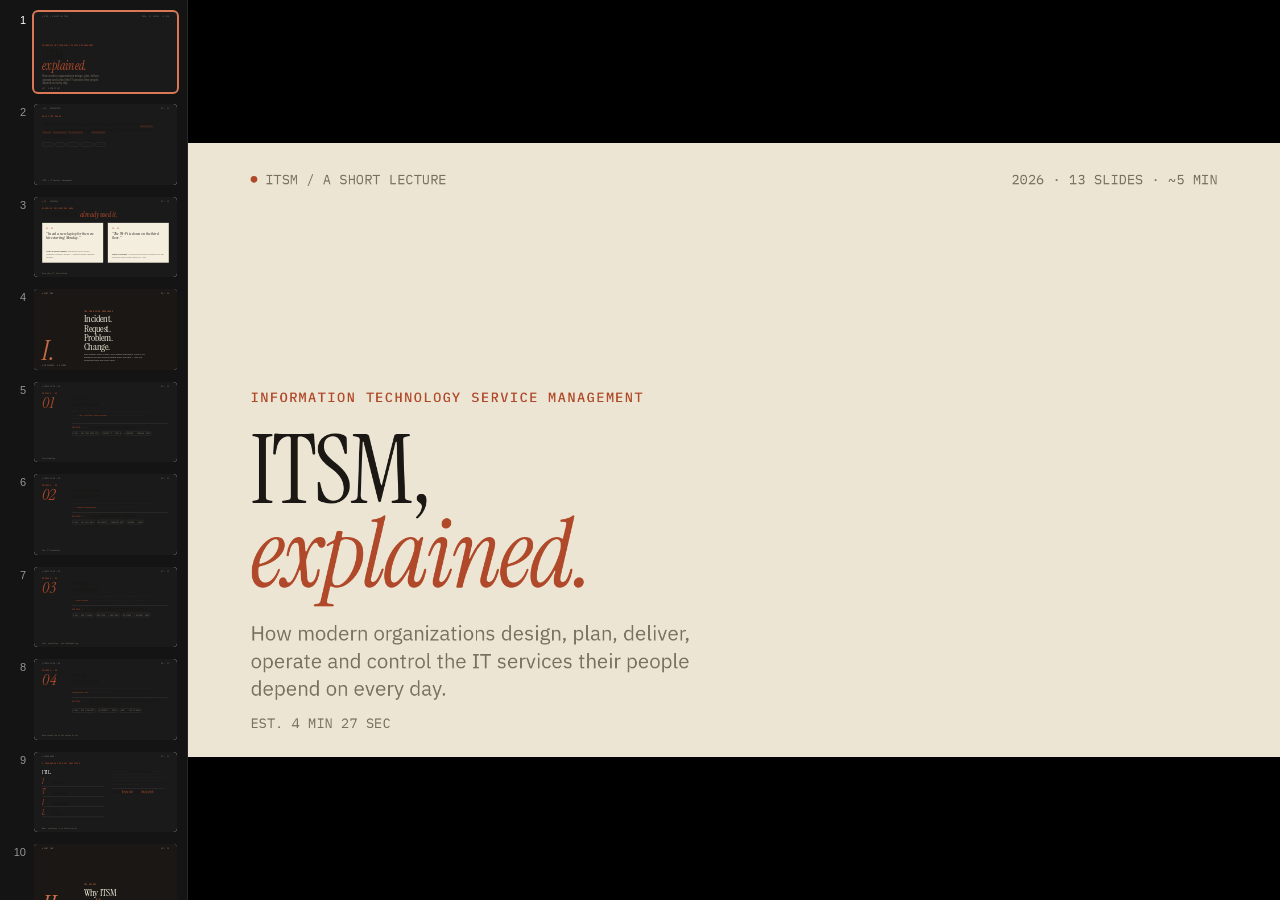
<file: ITSM Explained.html>
<!doctype html>
<html lang="en">
<head>
<meta charset="utf-8" />
<title>ITSM Explained</title>
<link rel="preconnect" href="https://fonts.googleapis.com">
<link rel="preconnect" href="https://fonts.gstatic.com" crossorigin>
<link href="https://fonts.googleapis.com/css2?family=Instrument+Serif:ital@0;1&family=IBM+Plex+Sans:wght@300;400;500;600&family=IBM+Plex+Mono:wght@400;500&display=swap" rel="stylesheet">
<style>
  :root {
    --bg: #ECE5D3;
    --paper: #F4EEDE;
    --ink: #1A1714;
    --ink-soft: #2C2722;
    --muted: #7A7062;
    --rule: #CFC6B0;
    --accent: #B0492A;
    --accent-soft: #C66B45;

    --type-display: 168px;
    --type-title: 84px;
    --type-section: 64px;
    --type-subtitle: 44px;
    --type-body: 30px;
    --type-small: 24px;
    --type-eyebrow: 24px;
    --type-numeral: 220px;

    --pad-x: 110px;
    --pad-top: 96px;
    --pad-bottom: 96px;
    --gap-title: 56px;
    --gap-item: 28px;
  }

  html, body { margin: 0; padding: 0; background: #1a1a1a; }

  deck-stage section {
    background: var(--bg);
    color: var(--ink);
    font-family: "IBM Plex Sans", system-ui, sans-serif;
    font-weight: 400;
    overflow: hidden;
  }

  /* ---------- shared building blocks ---------- */
  .frame {
    position: absolute;
    inset: 0;
    padding: var(--pad-top) var(--pad-x) var(--pad-bottom);
    display: flex;
    flex-direction: column;
    box-sizing: border-box;
  }
  .topbar {
    position: absolute;
    top: 48px;
    left: var(--pad-x);
    right: var(--pad-x);
    display: flex;
    justify-content: space-between;
    align-items: center;
    font-family: "IBM Plex Mono", monospace;
    font-size: var(--type-small);
    color: var(--muted);
    letter-spacing: 0.02em;
  }
  .topbar .mark {
    display: flex; align-items: center; gap: 14px;
  }
  .topbar .dot {
    width: 12px; height: 12px; border-radius: 50%;
    background: var(--accent);
  }
  .bottombar {
    position: absolute;
    bottom: 44px;
    left: var(--pad-x);
    right: var(--pad-x);
    display: flex;
    justify-content: space-between;
    align-items: center;
    font-family: "IBM Plex Mono", monospace;
    font-size: var(--type-small);
    color: var(--muted);
    letter-spacing: 0.02em;
  }
  .eyebrow {
    font-family: "IBM Plex Mono", monospace;
    font-size: var(--type-eyebrow);
    color: var(--accent);
    letter-spacing: 0.12em;
    text-transform: uppercase;
    font-weight: 500;
  }
  .display {
    font-family: "Instrument Serif", serif;
    font-weight: 400;
    line-height: 0.92;
    letter-spacing: -0.02em;
    color: var(--ink);
  }
  .display .it {
    font-style: italic;
    color: var(--accent);
  }
  .body {
    font-size: var(--type-body);
    line-height: 1.42;
    color: var(--ink-soft);
    max-width: 1100px;
  }
  .rule {
    height: 1px;
    background: var(--rule);
    width: 100%;
  }

  /* ---------- 01 title ---------- */
  .title-slide .stack {
    margin-top: auto;
    display: flex; flex-direction: column; gap: 40px;
  }
  .title-slide h1 {
    font-family: "Instrument Serif", serif;
    font-weight: 400;
    font-size: var(--type-display);
    line-height: 0.88;
    letter-spacing: -0.025em;
    margin: 0;
    color: var(--ink);
  }
  .title-slide h1 .it { font-style: italic; color: var(--accent); }
  .title-slide .sub {
    font-size: 36px;
    color: var(--muted);
    max-width: 880px;
    line-height: 1.35;
  }
  .title-meta {
    display: flex; gap: 64px; align-items: flex-end;
    font-family: "IBM Plex Mono", monospace;
    font-size: var(--type-small);
    color: var(--muted);
    letter-spacing: 0.04em;
    text-transform: uppercase;
  }
  .title-meta div span { display: block; color: var(--ink); margin-top: 6px; font-weight: 500; }

  /* ---------- definition slide ---------- */
  .def .body-xl {
    font-family: "Instrument Serif", serif;
    font-size: 76px;
    line-height: 1.08;
    letter-spacing: -0.015em;
    color: var(--ink);
    max-width: 1500px;
  }
  .def .body-xl b {
    font-weight: 400;
    background: linear-gradient(180deg, transparent 62%, rgba(176,73,42,0.22) 62%);
    padding: 0 4px;
  }
  .def .verbs {
    display: flex; flex-wrap: wrap; gap: 16px 24px;
    margin-top: 48px;
  }
  .def .verb {
    font-family: "IBM Plex Mono", monospace;
    font-size: 24px;
    padding: 10px 18px;
    border: 1px solid var(--rule);
    border-radius: 999px;
    color: var(--ink-soft);
    letter-spacing: 0.02em;
  }

  /* ---------- examples slide ---------- */
  .ex .grid {
    display: grid;
    grid-template-columns: 1fr 1fr;
    gap: 64px;
    margin-top: var(--gap-title);
  }
  .ex .card {
    background: var(--paper);
    border: 1px solid var(--rule);
    padding: 56px 52px;
    display: flex; flex-direction: column; gap: 24px;
    min-height: 420px;
  }
  .ex .card .ix {
    font-family: "IBM Plex Mono", monospace;
    font-size: 24px;
    color: var(--accent);
    letter-spacing: 0.08em;
  }
  .ex .card .q {
    font-family: "Instrument Serif", serif;
    font-style: italic;
    font-size: 56px;
    line-height: 1.06;
    color: var(--ink);
  }
  .ex .card .a {
    margin-top: auto;
    font-size: 26px;
    color: var(--muted);
    line-height: 1.4;
  }
  .ex .card .a strong { color: var(--ink); font-weight: 500; }

  /* ---------- section divider ---------- */
  .section-slide {
    background: var(--ink) !important;
    color: var(--paper);
  }
  .section-slide .topbar,
  .section-slide .bottombar { color: rgba(244,238,222,0.55); }
  .section-slide .topbar .dot { background: var(--accent-soft); }
  .section-slide .eyebrow { color: var(--accent-soft); }
  .section-slide .num {
    font-family: "Instrument Serif", serif;
    font-size: 360px;
    line-height: 0.85;
    color: var(--accent-soft);
    font-style: italic;
  }
  .section-slide h2 {
    font-family: "Instrument Serif", serif;
    font-weight: 400;
    font-size: 132px;
    line-height: 0.92;
    margin: 0;
    color: var(--paper);
    letter-spacing: -0.02em;
  }
  .section-slide .sub {
    font-size: 30px;
    color: rgba(244,238,222,0.7);
    max-width: 900px;
    line-height: 1.4;
    margin-top: 28px;
  }
  .section-slide .layout {
    display: grid;
    grid-template-columns: 480px 1fr;
    gap: 80px;
    align-items: end;
    height: 100%;
  }

  /* ---------- process slide ---------- */
  .proc .layout {
    display: grid;
    grid-template-columns: 320px 1fr;
    gap: 80px;
    margin-top: 8px;
    flex: 1;
  }
  .proc .num {
    font-family: "Instrument Serif", serif;
    font-size: var(--type-numeral);
    line-height: 0.85;
    color: var(--accent);
    font-style: italic;
  }
  .proc h2 {
    font-family: "Instrument Serif", serif;
    font-weight: 400;
    font-size: var(--type-title);
    letter-spacing: -0.02em;
    line-height: 0.95;
    margin: 0 0 36px 0;
    color: var(--ink);
  }
  .proc .lede {
    font-size: 34px;
    line-height: 1.32;
    color: var(--ink-soft);
    max-width: 1100px;
    margin-bottom: 56px;
  }
  .proc .example {
    border-top: 1px solid var(--rule);
    padding-top: 28px;
    display: grid;
    grid-template-columns: 200px 1fr;
    gap: 40px;
    align-items: start;
  }
  .proc .example .label {
    font-family: "IBM Plex Mono", monospace;
    font-size: 24px;
    color: var(--accent);
    letter-spacing: 0.1em;
    text-transform: uppercase;
    padding-top: 8px;
  }
  .proc .example .text {
    font-family: "Instrument Serif", serif;
    font-style: italic;
    font-size: 38px;
    line-height: 1.25;
    color: var(--ink);
    max-width: 1000px;
  }
  .proc .pairs {
    display: flex; gap: 28px; margin-top: 24px;
  }
  .proc .pair {
    padding: 10px 18px;
    border: 1px solid var(--rule);
    border-radius: 999px;
    font-family: "IBM Plex Mono", monospace;
    font-size: 24px;
    color: var(--muted);
    letter-spacing: 0.04em;
  }

  /* ---------- ITIL slide ---------- */
  .itil .layout {
    display: grid;
    grid-template-columns: 1.1fr 1fr;
    gap: 100px;
    align-items: start;
    margin-top: var(--gap-title);
    flex: 1;
  }
  .itil h2 {
    font-family: "Instrument Serif", serif;
    font-weight: 400;
    font-size: var(--type-title);
    letter-spacing: -0.02em;
    line-height: 0.95;
    margin: 0 0 36px 0;
  }
  .itil .acronym {
    display: flex; flex-direction: column; gap: 18px;
  }
  .itil .acronym .row {
    display: grid;
    grid-template-columns: 110px 1fr;
    gap: 32px;
    align-items: baseline;
    padding: 18px 0;
    border-bottom: 1px solid var(--rule);
  }
  .itil .acronym .letter {
    font-family: "Instrument Serif", serif;
    font-style: italic;
    font-size: 92px;
    line-height: 0.9;
    color: var(--accent);
  }
  .itil .acronym .word {
    font-size: 36px;
    line-height: 1.15;
    color: var(--ink);
  }
  .itil .body { margin-top: 12px; }
  .itil .kicker {
    margin-top: 36px;
    font-family: "Instrument Serif", serif;
    font-style: italic;
    font-size: 38px;
    line-height: 1.25;
    color: var(--ink);
    max-width: 700px;
    padding-top: 28px;
    border-top: 1px solid var(--rule);
  }

  /* ---------- benefits grid ---------- */
  .ben .grid {
    display: grid;
    grid-template-columns: repeat(3, 1fr);
    gap: 28px;
    margin-top: var(--gap-title);
    flex: 1;
  }
  .ben .card {
    background: var(--paper);
    border: 1px solid var(--rule);
    padding: 40px 36px;
    display: flex; flex-direction: column;
    gap: 18px;
  }
  .ben .card .ix {
    font-family: "IBM Plex Mono", monospace;
    font-size: 24px;
    color: var(--accent);
    letter-spacing: 0.08em;
  }
  .ben .card h3 {
    font-family: "Instrument Serif", serif;
    font-weight: 400;
    font-size: 44px;
    line-height: 1.0;
    letter-spacing: -0.015em;
    margin: 0;
    color: var(--ink);
  }
  .ben .card p {
    margin: 0;
    font-size: 24px;
    line-height: 1.42;
    color: var(--muted);
  }

  /* ---------- recap ---------- */
  .recap .layout {
    display: grid;
    grid-template-columns: 1fr 1fr;
    gap: 80px;
    margin-top: var(--gap-title);
    flex: 1;
  }
  .recap h3 {
    font-family: "IBM Plex Mono", monospace;
    font-size: 24px;
    letter-spacing: 0.1em;
    text-transform: uppercase;
    color: var(--accent);
    margin: 0 0 24px 0;
    font-weight: 500;
  }
  .recap .item {
    border-top: 1px solid var(--rule);
    padding: 32px 0;
    display: grid;
    grid-template-columns: 60px 1fr;
    gap: 24px;
    align-items: baseline;
  }
  .recap .item:last-child { border-bottom: 1px solid var(--rule); }
  .recap .item .n {
    font-family: "IBM Plex Mono", monospace;
    font-size: 24px;
    color: var(--muted);
  }
  .recap .item .t {
    font-family: "Instrument Serif", serif;
    font-size: 36px;
    line-height: 1.15;
    color: var(--ink);
  }
  .recap .item .t em {
    font-style: italic;
    color: var(--accent);
  }

  /* ---------- closing ---------- */
  .end-slide {
    background: var(--ink) !important;
    color: var(--paper);
  }
  .end-slide .topbar, .end-slide .bottombar { color: rgba(244,238,222,0.55); }
  .end-slide .topbar .dot { background: var(--accent-soft); }
  .end-slide .stack {
    margin: auto 0;
    display: flex; flex-direction: column; gap: 40px;
  }
  .end-slide h2 {
    font-family: "Instrument Serif", serif;
    font-weight: 400;
    font-size: 200px;
    line-height: 0.9;
    letter-spacing: -0.02em;
    margin: 0;
    color: var(--paper);
  }
  .end-slide h2 .it { font-style: italic; color: var(--accent-soft); }
  .end-slide .sub {
    font-size: 32px;
    color: rgba(244,238,222,0.7);
    max-width: 900px;
    line-height: 1.4;
  }
</style>

<script type="application/json" id="speaker-notes">
[
  "Hi everyone, welcome. In this short lecture I'm going to explain what IT Service Management is, and how you and your organization can benefit from it. We'll cover what ITSM actually means, walk through the four most common processes you'll see in any IT shop, take a quick look at the ITIL framework, and finish with the real-world benefits. Should take us about five minutes.",
  "So let's start with the basics. IT Service Management — usually shortened to ITSM — refers to the processes an organization follows to design, plan, deliver, operate and control the IT services it offers to its end users. Those five verbs at the bottom are the heart of it: every ITSM process fits somewhere inside that lifecycle. It's the discipline of running IT like a service, not a series of one-off favors.",
  "And this isn't abstract. If you've ever requested a new laptop at work, or reported that the internet was down in your office — congratulations, you've already used ITSM. These are the everyday services that an IT organization is set up to manage and deliver. Keep these two examples in mind, because they actually map directly onto two of the processes we're about to look at.",
  "There are four core processes that show up in pretty much every ITSM practice: incident management, service request management, problem management, and change management. We'll take each one in turn. They sound similar at first, but each handles a very different kind of work — and that distinction is important, because mixing them up is one of the most common mistakes IT teams make.",
  "First up: incident management. This is the process for dealing with IT issues that are actively affecting a service — something is broken and people can't work. The classic example is the Wi-Fi being down in an office building. The goal of incident management is simple: get the service back up and running, as quickly as possible, with as little disruption as possible.",
  "Service request management is what handles routine asks from end users. A new laptop, a piece of software, access to a network drive — these aren't outages, nothing is broken, the user just needs something. Treating these as their own category, with their own workflow, is what stops them from clogging up the same queue your incident responders are using.",
  "Problem management is the detective work. It runs alongside incident management and asks: why did this happen, and how do we stop it from happening again? An incident gets the service back; problem management does the root-cause analysis so the same incident doesn't keep recurring. One is firefighting; the other is fire prevention.",
  "Change management is how an IT team plans, tracks and rolls out changes across the organization — while assessing the risks before anything ships. A good example is upgrading a SQL database to a new version. If that upgrade goes wrong, one or more services downstream could break. Change management is the discipline that says: let's understand the blast radius before we touch anything.",
  "You'll often hear ITSM mentioned in the same breath as ITIL — the IT Infrastructure Library. ITIL is a set of best practices for doing ITSM well, and its main focus is aligning IT services with what the business actually needs. So while ITSM is the practice, ITIL is the playbook — guidance on how to plan, deliver and manage services so they're efficient, effective, and actually moving the business forward.",
  "So that's the what and the how. Let's spend a moment on the why — what an organization actually gets out of taking ITSM seriously. There are six benefits I want to highlight, and they tend to reinforce each other.",
  "Structured processes reduce errors and downtime. Service quality goes up, which means SLAs are met and issues are caught earlier. Cost efficiency follows — fewer ad-hoc fixes, less duplicated effort. End users notice; their trust in IT grows. Frameworks like ITIL build in continuous improvement, so the practice keeps refining itself. And the whole thing stays anchored to business goals, so IT is investing in what actually matters.",
  "Quick recap before we close. ITSM is the set of processes for designing, delivering and controlling IT services. The four core processes are incident, service request, problem, and change management. ITIL is the framework of best practices that helps you do all of this well. And the payoff is consistency, quality, cost savings, happier users, continuous improvement, and tighter alignment with business goals.",
  "That's it for this one. Thank you very much for watching — I hope this gave you a clear picture of what ITSM is and why it matters. See you in the next video."
]
</script>
</head>
<body>

<script src="deck-stage.js"></script>

<deck-stage width="1920" height="1080">

  <!-- 01 ─────────────────── TITLE ─────────────────── -->
  <section data-label="01 Title" class="title-slide">
    <div class="frame">
      <div class="topbar">
        <div class="mark"><span class="dot"></span><span>ITSM / A SHORT LECTURE</span></div>
        <div>2026 · 13 SLIDES · ~5 MIN</div>
      </div>

      <div class="stack">
        <div class="eyebrow">Information Technology Service Management</div>
        <h1>ITSM,<br/><span class="it">explained.</span></h1>
        <div class="sub">How modern organizations design, plan, deliver, operate and control the IT services their people depend on every day.</div></div>
      </div>

      <div class="bottombar"><div>EST. 4 MIN 27 SEC</div>
      </div>
    </div>
  </section>

  <!-- 02 ─────────────────── DEFINITION ─────────────────── -->
  <section data-label="02 What ITSM means" class="def">
    <div class="frame">
      <div class="topbar">
        <div class="mark"><span class="dot"></span><span>01 · DEFINITION</span></div>
        <div>02 / 13</div>
      </div>

      <div style="margin-top: 60px;">
        <div class="eyebrow" style="margin-bottom: 36px;">What ITSM means</div>
        <div class="body-xl">
          ITSM is the set of processes an organization follows to
          <b>design</b>, <b>plan</b>, <b>deliver</b>, <b>operate</b> and <b>control</b>
          the IT services it offers to its end&#8209;users.
        </div>
        <div class="verbs">
          <span class="verb">design →</span>
          <span class="verb">plan →</span>
          <span class="verb">deliver →</span>
          <span class="verb">operate →</span>
          <span class="verb">control</span>
        </div>
      </div>

      <div class="bottombar">
        <div>ITSM = IT Service Management</div></div>
    </div>
  </section>

  <!-- 03 ─────────────────── EVERYDAY EXAMPLES ─────────────────── -->
  <section data-label="03 Examples in everyday work" class="ex">
    <div class="frame">
      <div class="topbar">
        <div class="mark"><span class="dot"></span><span>02 · EVERYDAY</span></div>
        <div>03 / 13</div>
      </div>

      <div style="margin-top: 40px;">
        <div class="eyebrow" style="margin-bottom: 24px;">Examples in everyday work</div>
        <h2 class="display" style="font-size: 96px; margin: 0 0 12px 0;">You've probably <span class="it">already used it.</span></h2>
      </div>

      <div class="grid">
        <div class="card">
          <div class="ix">EX. 01</div>
          <div class="q">"I need a new laptop for the new hire starting Monday."</div>
          <div class="a"><strong>That's a service request.</strong> Something a user needs — hardware, software, access — fulfilled through a defined process.</div>
        </div>
        <div class="card">
          <div class="ix">EX. 02</div>
          <div class="q">"The Wi&#8209;Fi is down on the third floor."</div>
          <div class="a"><strong>That's an incident.</strong> A service that should be working isn't, and someone needs to get it back up — fast.</div>
        </div>
      </div>

      <div class="bottombar">
        <div>Everyday IT, formalized</div></div>
    </div>
  </section>

  <!-- 04 ─────────────────── SECTION I: PROCESSES ─────────────────── -->
  <section data-label="04 Section · Four core processes" class="section-slide">
    <div class="frame">
      <div class="topbar">
        <div class="mark"><span class="dot"></span><span>PART ONE</span></div>
        <div>04 / 13</div>
      </div>

      <div class="layout">
        <div class="num">I.</div>
        <div>
          <div class="eyebrow" style="margin-bottom: 28px;">The four core processes</div>
          <h2>Incident.<br/>Request.<br/>Problem.<br/>Change.</h2>
          <div class="sub">Four distinct kinds of work, four distinct workflows. Most ITSM practices are built around getting each one right — and not confusing them with each other.</div>
        </div>
      </div>

      <div class="bottombar"><div>4 PROCESSES · 4 SLIDES</div>
      </div>
    </div>
  </section>

  <!-- 05 ─────────────────── INCIDENT MGMT ─────────────────── -->
  <section data-label="05 Incident management" class="proc">
    <div class="frame">
      <div class="topbar">
        <div class="mark"><span class="dot"></span><span>PROCESS 01 / 04</span></div>
        <div>05 / 13</div>
      </div>

      <div class="eyebrow" style="margin-top: 40px;">Process · 01</div>

      <div class="layout">
        <div class="num">01</div>
        <div>
          <h2>Incident<br/>management.</h2>
          <div class="lede">Handles IT issues that are actively affecting a service. Its job is to keep things <em style="color:var(--accent);font-style:italic;">up, running, and moving</em> — restoring service as quickly as possible.</div>
          <div class="example">
            <div class="label">Example →</div>
            <div class="text">"The Wi&#8209;Fi is down across the office building."</div>
          </div>
          <div class="pairs">
            <div class="pair">GOAL · RESTORE SERVICE</div>
            <div class="pair">PRIORITY · SPEED</div>
            <div class="pair">PARTNER · PROBLEM MGMT</div>
          </div>
        </div>
      </div>

      <div class="bottombar">
        <div>Firefighting</div></div>
    </div>
  </section>

  <!-- 06 ─────────────────── SERVICE REQUEST MGMT ─────────────────── -->
  <section data-label="06 Service request management" class="proc">
    <div class="frame">
      <div class="topbar">
        <div class="mark"><span class="dot"></span><span>PROCESS 02 / 04</span></div>
        <div>06 / 13</div>
      </div>

      <div class="eyebrow" style="margin-top: 40px;">Process · 02</div>

      <div class="layout">
        <div class="num">02</div>
        <div>
          <h2>Service request<br/>management.</h2>
          <div class="lede">Fulfills the everyday asks from end users — nothing is broken, someone just <em style="color:var(--accent);font-style:italic;">needs something</em>. A different queue, a different workflow.</div>
          <div class="example">
            <div class="label">Examples →</div>
            <div class="text">Hardware. Software. Access to a network drive.</div>
          </div>
          <div class="pairs">
            <div class="pair">GOAL · FULFILL ASK</div>
            <div class="pair">PRIORITY · CONSISTENCY</div>
            <div class="pair">VOLUME · HIGH</div>
          </div>
        </div>
      </div>

      <div class="bottombar">
        <div>The IT storefront</div></div>
    </div>
  </section>

  <!-- 07 ─────────────────── PROBLEM MGMT ─────────────────── -->
  <section data-label="07 Problem management" class="proc">
    <div class="frame">
      <div class="topbar">
        <div class="mark"><span class="dot"></span><span>PROCESS 03 / 04</span></div>
        <div>07 / 13</div>
      </div>

      <div class="eyebrow" style="margin-top: 40px;">Process · 03</div>

      <div class="layout">
        <div class="num">03</div>
        <div>
          <h2>Problem<br/>management.</h2>
          <div class="lede">The detective work. Runs alongside incident management and digs for the <em style="color:var(--accent);font-style:italic;">root cause</em> — so the same incident doesn't keep coming back.</div>
          <div class="example">
            <div class="label">Example →</div>
            <div class="text">"Why has the Wi&#8209;Fi gone down three times this month?"</div>
          </div>
          <div class="pairs">
            <div class="pair">GOAL · ROOT-CAUSE</div>
            <div class="pair">HORIZON · LONG-TERM</div>
            <div class="pair">PARTNER · INCIDENT MGMT</div>
          </div>
        </div>
      </div>

      <div class="bottombar">
        <div>Fire prevention, not firefighting</div></div>
    </div>
  </section>

  <!-- 08 ─────────────────── CHANGE MGMT ─────────────────── -->
  <section data-label="08 Change management" class="proc">
    <div class="frame">
      <div class="topbar">
        <div class="mark"><span class="dot"></span><span>PROCESS 04 / 04</span></div>
        <div>08 / 13</div>
      </div>

      <div class="eyebrow" style="margin-top: 40px;">Process · 04</div>

      <div class="layout">
        <div class="num">04</div>
        <div>
          <h2>Change<br/>management.</h2>
          <div class="lede">Plans, tracks and rolls out IT changes across the organization — while <em style="color:var(--accent);font-style:italic;">assessing risk</em> before anything ships.</div>
          <div class="example">
            <div class="label">Example →</div>
            <div class="text">Upgrading a SQL database to the latest version, without breaking the services that depend on it.</div>
          </div>
          <div class="pairs">
            <div class="pair">GOAL · SAFE ROLLOUT</div>
            <div class="pair">PRIORITY · RISK</div>
            <div class="pair">UNIT · THE CHANGE</div>
          </div>
        </div>
      </div>

      <div class="bottombar">
        <div>Understand the blast radius first</div></div>
    </div>
  </section>

  <!-- 09 ─────────────────── ITIL ─────────────────── -->
  <section data-label="09 ITIL · a framework for best practices" class="itil">
    <div class="frame">
      <div class="topbar">
        <div class="mark"><span class="dot"></span><span>FRAMEWORK</span></div>
        <div>09 / 13</div>
      </div>

      <div class="eyebrow" style="margin-top: 40px;">A framework for best practices</div>

      <div class="layout">
        <div>
          <h2>ITIL.</h2>
          <div class="acronym">
            <div class="row"><div class="letter">I</div><div class="word">Information</div></div>
            <div class="row"><div class="letter">T</div><div class="word">Technology</div></div>
            <div class="row"><div class="letter">I</div><div class="word">Infrastructure</div></div>
            <div class="row"><div class="letter">L</div><div class="word">Library</div></div>
          </div>
        </div>
        <div>
          <div class="body">
            ITIL is a set of <strong style="color:var(--ink);font-weight:500;">best practices for ITSM</strong>, focused on aligning IT services with business needs. It offers guidance on planning, delivering and managing services so they're efficient, effective and meet what the organization actually needs.
          </div>
          <div class="kicker">
            If ITSM is <span style="color:var(--accent);">the practice</span>, ITIL is <span style="color:var(--accent);">the playbook.</span>
          </div>
        </div>
      </div>

      <div class="bottombar">
        <div>Best practices, not strict rules</div></div>
    </div>
  </section>

  <!-- 10 ─────────────────── SECTION II: BENEFITS ─────────────────── -->
  <section data-label="10 Section · Why ITSM matters" class="section-slide">
    <div class="frame">
      <div class="topbar">
        <div class="mark"><span class="dot"></span><span>PART TWO</span></div>
        <div>10 / 13</div>
      </div>

      <div class="layout">
        <div class="num">II.</div>
        <div>
          <div class="eyebrow" style="margin-bottom: 28px;">The payoff</div>
          <h2>Why ITSM<br/><span style="font-style:italic;color:var(--accent-soft);">matters.</span></h2>
          <div class="sub">Six benefits that compound on each other — from cleaner workflows to happier end users to IT investments that actually move the business forward.</div>
        </div>
      </div>

      <div class="bottombar"><div>6 BENEFITS · 1 SLIDE</div>
      </div>
    </div>
  </section>

  <!-- 11 ─────────────────── BENEFITS GRID ─────────────────── -->
  <section data-label="11 Six benefits" class="ben">
    <div class="frame">
      <div class="topbar">
        <div class="mark"><span class="dot"></span><span>BENEFITS</span></div>
        <div>11 / 13</div>
      </div>

      <div style="margin-top: 40px;">
        <div class="eyebrow" style="margin-bottom: 20px;">Six benefits of ITSM</div>
        <h2 class="display" style="font-size: 88px; margin: 0;">Each one reinforces <span class="it">the next.</span></h2>
      </div>

      <div class="grid">
        <div class="card">
          <div class="ix">BENEFIT 01</div>
          <h3>Consistent, structured processes.</h3>
          <p>Defined workflows reduce errors, cut downtime, and lift overall efficiency — from incident resolution to change rollout.</p>
        </div>
        <div class="card">
          <div class="ix">BENEFIT 02</div>
          <h3>Higher service quality.</h3>
          <p>Services are delivered reliably and consistently. SLAs are met, issues caught proactively, incidents resolved faster.</p>
        </div>
        <div class="card">
          <div class="ix">BENEFIT 03</div>
          <h3>Cost efficiency.</h3>
          <p>Standardized procedures cut the need for ad-hoc fixes and repeated effort — less waste, less unnecessary spend.</p>
        </div>
        <div class="card">
          <div class="ix">BENEFIT 04</div>
          <h3>Customer satisfaction.</h3>
          <p>Fewer disruptions, better service, more trust in the IT department. A positive experience across the organization.</p>
        </div>
        <div class="card">
          <div class="ix">BENEFIT 05</div>
          <h3>Continuous improvement.</h3>
          <p>Frameworks like ITIL bake in regular review and refinement — the practice keeps getting sharper over time.</p>
        </div>
        <div class="card">
          <div class="ix">BENEFIT 06</div>
          <h3>Aligned with business goals.</h3>
          <p>IT services support what the business is actually trying to do — and the highest-value initiatives get prioritized.</p>
        </div>
      </div>

      <div class="bottombar">
        <div>Compounding effects</div></div>
    </div>
  </section>

  <!-- 12 ─────────────────── RECAP ─────────────────── -->
  <section data-label="12 Recap" class="recap">
    <div class="frame">
      <div class="topbar">
        <div class="mark"><span class="dot"></span><span>RECAP</span></div>
        <div>12 / 13</div>
      </div>

      <div style="margin-top: 40px;">
        <div class="eyebrow" style="margin-bottom: 20px;">In summary</div>
        <h2 class="display" style="font-size: 96px; margin: 0;">Four things to <span class="it">take with you.</span></h2>
      </div>

      <div class="layout">
        <div>
          <h3>What &amp; how</h3>
          <div class="item"><div class="n">01</div><div class="t"><em>ITSM</em> is the set of processes for designing, planning, delivering, operating and controlling IT services.</div></div>
          <div class="item"><div class="n">02</div><div class="t">The four core processes are <em>incident, service request, problem,</em> and <em>change</em> management.</div></div>
        </div>
        <div>
          <h3>Framework &amp; payoff</h3>
          <div class="item"><div class="n">03</div><div class="t"><em>ITIL</em> is the framework of best practices for aligning IT services with business needs.</div></div>
          <div class="item"><div class="n">04</div><div class="t">The benefits compound: <em>consistency, quality, cost, satisfaction, improvement, alignment.</em></div></div>
        </div>
      </div>

      <div class="bottombar">
        <div>End of lecture</div></div>
    </div>
  </section>

  <!-- 13 ─────────────────── THANK YOU ─────────────────── -->
  <section data-label="13 Thank you" class="end-slide">
    <div class="frame">
      <div class="topbar">
        <div class="mark"><span class="dot"></span><span>END</span></div>
        <div>13 / 13</div>
      </div>

      <div class="stack">
        <div class="eyebrow" style="color: var(--accent-soft);">Closing</div>
        <h2>Thank you<br/><span class="it">for watching.</span></h2>
        <div class="sub">If this was useful, see you in the next lecture.</div>
      </div>

      <div class="bottombar">
        <div>ITSM · A SHORT LECTURE</div>
        <div>FIN.</div>
      </div>
    </div>
  </section>

</deck-stage>

</body>
</html>
</file>
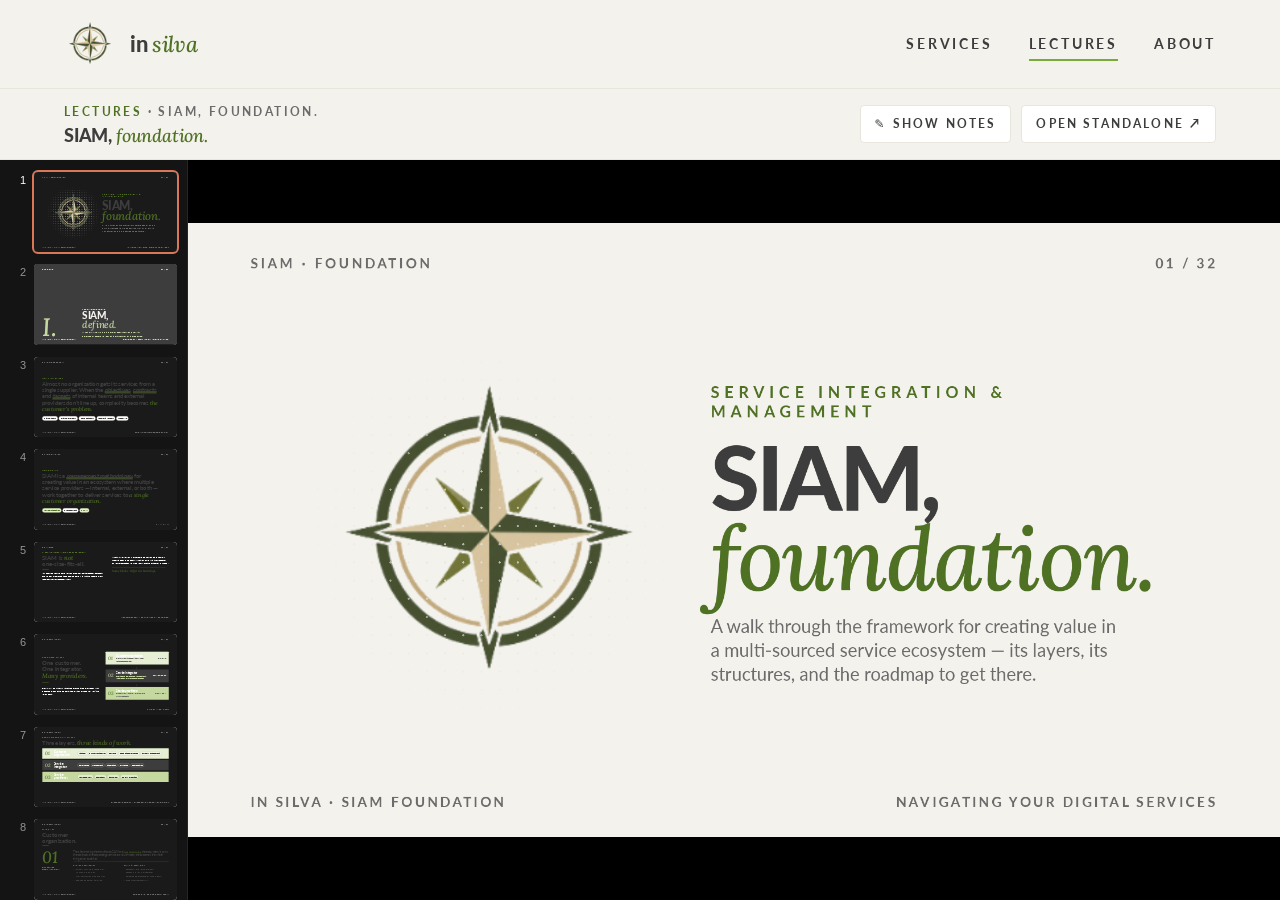
<file: lecture.html>
<!doctype html>
<html lang="en">
<head>
<meta charset="utf-8" />
<title>Lecture — In Silva Consulting</title>
<meta name="viewport" content="width=device-width, initial-scale=1" />
<link rel="preconnect" href="https://fonts.googleapis.com">
<link rel="preconnect" href="https://fonts.gstatic.com" crossorigin>
<link href="https://fonts.googleapis.com/css2?family=Lato:ital,wght@0,300;0,400;0,700;0,900;1,400;1,700&family=Lora:ital,wght@0,400;0,500;0,600;1,400;1,500&display=swap" rel="stylesheet">
<link rel="stylesheet" href="site.css">
<style>
  /* Lock the page to viewport; iframe fills remaining space */
  html, body { height: 100%; overflow: hidden; }
  body { display: flex; flex-direction: column; }

  .reader-bar {
    padding: 14px clamp(20px, 5vw, 80px);
    border-bottom: 1px solid var(--paper-deep);
    background: var(--paper);
    display: flex; justify-content: space-between; align-items: center; gap: 16px;
    flex: none;
    flex-wrap: wrap;
  }
  @media (max-width: 560px) {
    .reader-bar {
      padding: 12px 20px 14px;
      gap: 10px;
    }
    .reader-bar__meta { width: 100%; }
    .reader-bar__title { font-size: 15px; white-space: normal; line-height: 1.2; }
    .reader-bar__actions {
      width: 100%;
      gap: 8px;
    }
    .reader-bar__actions button,
    .reader-bar__actions a {
      flex: 1;
      justify-content: center;
      padding: 9px 8px;
      letter-spacing: 0.1em;
      font-size: 11px;
    }
    .reader-notes {
      padding: 18px 20px 22px;
      max-height: 55vh;
    }
    .reader-notes__body { font-size: 15px; line-height: 1.55; }
  }
  .reader-bar__meta { display: flex; flex-direction: column; gap: 4px; min-width: 0; }
  .reader-bar__crumb {
    font-size: 12px; font-weight: 700;
    letter-spacing: 0.2em; text-transform: uppercase;
    color: var(--charcoal-2);
  }
  .reader-bar__crumb a { color: var(--green-deep); }
  .reader-bar__title {
    font-size: 18px; font-weight: 900; color: var(--charcoal);
    letter-spacing: -0.01em; line-height: 1.1;
    overflow: hidden; text-overflow: ellipsis; white-space: nowrap;
  }
  .reader-bar__title em {
    font-family: var(--serif); font-style: italic; font-weight: 500;
    color: var(--green-deep);
  }
  .reader-bar__actions { display: flex; gap: 10px; flex: none; }
  .reader-bar__actions a,
  .reader-bar__actions button {
    display: inline-flex; align-items: center; gap: 6px;
    font: inherit;
    font-size: 12px; font-weight: 700;
    letter-spacing: 0.18em; text-transform: uppercase;
    padding: 9px 14px;
    border: 1.5px solid var(--paper-deep); border-radius: 4px;
    color: var(--charcoal); background: var(--white);
    transition: all 0.18s;
    cursor: pointer;
  }
  .reader-bar__actions a:hover,
  .reader-bar__actions button:hover {
    background: var(--charcoal); color: var(--paper); border-color: var(--charcoal);
  }
  .reader-bar__actions button[aria-expanded="true"] {
    background: var(--green-deep); color: var(--paper); border-color: var(--green-deep);
  }

  .reader-stage {
    flex: 1;
    background: #1a1a1a;
    position: relative;
    min-height: 0;
    display: flex;
    flex-direction: column;
  }
  .reader-stage iframe {
    width: 100%;
    flex: 1;
    min-height: 0;
    border: 0; display: block;
    background: #1a1a1a;
  }

  /* ── Speaker notes panel ─────────────────────────── */
  .reader-notes {
    flex: none;
    background: var(--paper);
    border-top: 3px solid var(--green);
    padding: 22px clamp(24px, 5vw, 80px) 26px;
    max-height: 38vh;
    min-height: 140px;
    overflow-y: auto;
    transition: max-height 0.3s ease;
  }
  .reader-notes[hidden] { display: none; }
  .reader-notes__head {
    display: flex; justify-content: space-between; align-items: baseline; gap: 16px;
    margin-bottom: 12px;
  }
  .reader-notes__label {
    font-size: 12px; font-weight: 700;
    letter-spacing: 0.2em; text-transform: uppercase;
    color: var(--green-deep);
  }
  .reader-notes__num {
    font-family: var(--serif); font-style: italic; font-weight: 500;
    color: var(--green-deep); font-size: 20px;
    line-height: 1; flex: none;
  }
  .reader-notes__title {
    font-size: 15px; font-weight: 700;
    color: var(--charcoal-2);
    letter-spacing: 0.04em;
    margin-bottom: 8px;
  }
  .reader-notes__body {
    font-size: 17px;
    line-height: 1.6;
    color: var(--charcoal);
    max-width: 1080px;
    margin: 0;
    white-space: pre-wrap;
  }
  .reader-notes__empty {
    font-style: italic; color: var(--charcoal-2);
  }

  /* When iframe missing, show a calm fallback */
  .reader-missing {
    display: flex; flex-direction: column; align-items: center; justify-content: center;
    height: 100%; gap: 16px; color: var(--paper);
    text-align: center; padding: 24px;
  }
  .reader-missing h3 { font-size: 32px; font-weight: 900; letter-spacing: -0.01em; }
  .reader-missing p { color: var(--green-soft); max-width: 520px; }

  /* Tighter nav on the reader page so the deck has max room */
  .nav { border-bottom: 1px solid var(--paper-deep); }

  @media (max-width: 600px) {
    .reader-bar__title { font-size: 15px; }
  }
</style>
</head>
<body>

<!-- ───────── NAV (same as the rest of the site) ───────── -->
<nav class="nav">
  <div class="nav__inner">
    <a class="nav__brand" href="index.html">
      <img class="nav__mark" src="logo-compass.png" alt="In Silva mark" />
      <div class="nav__name">in <em>silva</em></div>
    </a>
    <div class="nav__menu">
      <a href="services.html">Services</a>
      <a href="lectures.html" class="is-active">Lectures</a>
      <a href="about.html">About</a>
    </div>
  </div>
</nav>

<!-- ───────── READER BAR ───────── -->
<div class="reader-bar">
  <div class="reader-bar__meta">
    <div class="reader-bar__crumb"><a href="lectures.html">Lectures</a> · <span id="rh-crumb">Loading…</span></div>
    <div class="reader-bar__title" id="rh-title">&nbsp;</div>
  </div>
  <div class="reader-bar__actions">
    <button type="button" id="rh-notes-toggle" aria-expanded="false" hidden>
      <span aria-hidden="true">✎</span> <span id="rh-notes-toggle-label">Show notes</span>
    </button>
    <a id="rh-standalone" href="#" target="_blank" rel="noopener" title="Open the deck in a new tab">Open standalone <span aria-hidden="true">↗</span></a>
  </div>
</div>

<!-- ───────── DECK STAGE ───────── -->
<div class="reader-stage">
  <iframe id="rf" title="Lecture" allowfullscreen></iframe>
  <aside class="reader-notes" id="rn" hidden aria-label="Speaker notes for the current slide">
    <div class="reader-notes__head">
      <div class="reader-notes__label">Speaker notes</div>
      <div class="reader-notes__num" id="rn-num">—</div>
    </div>
    <div class="reader-notes__title" id="rn-title"></div>
    <p class="reader-notes__body" id="rn-body">Open a slide to see its note.</p>
  </aside>
  <noscript>
    <div class="reader-missing">
      <h3>JavaScript required.</h3>
      <p>This lecture loads a slide deck dynamically. Use the <a href="lectures.html" style="color: var(--green-soft);">Lectures list</a> to open the deck directly.</p>
    </div>
  </noscript>
</div>

<script>
  // ─── Lecture catalog ────────────────────────────────
  // Add a new entry here to make a new deck embeddable.
  const READERS = {
    'siam-foundation': {
      file:  'SIAM Foundation.html',
      title: 'SIAM, <em>foundation.</em>',
      crumb: 'SIAM, foundation.'
    },
    'itsm-explained': {
      file:  'ITSM Explained.html',
      title: 'ITSM, <em>explained.</em>',
      crumb: 'ITSM, explained.'
    }
  };

  const DEFAULT_ID = 'siam-foundation';
  const params = new URLSearchParams(location.search);
  const id = params.get('id') || DEFAULT_ID;
  const reader = READERS[id];

  const crumbEl = document.getElementById('rh-crumb');
  const titleEl = document.getElementById('rh-title');
  const linkEl  = document.getElementById('rh-standalone');
  const iframe  = document.getElementById('rf');
  const stage   = document.querySelector('.reader-stage');

  if (!reader) {
    document.title = 'Lecture not found — In Silva Consulting';
    crumbEl.textContent = 'Not found';
    titleEl.innerHTML = 'Lecture not found.';
    iframe.remove();
    stage.insertAdjacentHTML('beforeend', `
      <div class="reader-missing">
        <h3>That lecture isn't here.</h3>
        <p>The lecture you requested doesn't exist. Try the <a href="lectures.html" style="color: var(--green-soft);">Lectures list</a> for available titles.</p>
      </div>`);
  } else {
    document.title = reader.crumb + ' — In Silva Consulting';
    crumbEl.textContent = reader.crumb;
    titleEl.innerHTML = reader.title;
    linkEl.href = reader.file;
    iframe.src = reader.file;

    // ─── Speaker notes ──────────────────────────────────
    const notesPanel = document.getElementById('rn');
    const notesBody  = document.getElementById('rn-body');
    const notesNum   = document.getElementById('rn-num');
    const notesTitle = document.getElementById('rn-title');
    const toggleBtn  = document.getElementById('rh-notes-toggle');
    const toggleLbl  = document.getElementById('rh-notes-toggle-label');
    let notes = [];
    let labels = [];
    let currentIdx = 0;
    let notesShown = false;

    function renderNote() {
      const total = notes.length;
      if (!total) {
        notesNum.textContent = '—';
        notesTitle.textContent = '';
        notesBody.textContent = 'No speaker notes available for this reader.';
        notesBody.classList.add('reader-notes__empty');
        return;
      }
      const idx = Math.max(0, Math.min(currentIdx, total - 1));
      const text = (notes[idx] || '').trim();
      const num = String(idx + 1).padStart(2, '0');
      const totalStr = String(total).padStart(2, '0');
      notesNum.textContent = `${num} / ${totalStr}`;
      notesTitle.textContent = labels[idx] || '';
      if (text) {
        notesBody.textContent = text;
        notesBody.classList.remove('reader-notes__empty');
      } else {
        notesBody.textContent = 'No note for this slide.';
        notesBody.classList.add('reader-notes__empty');
      }
    }

    function notesReady(received) {
      notes  = Array.isArray(received.speakerNotes) ? received.speakerNotes : [];
      labels = Array.isArray(received.deckLabels)   ? received.deckLabels   : [];
      if (notes.length) {
        toggleBtn.hidden = false;
        renderNote();
        // Restore the user's preference once notes are actually available
        try {
          if (localStorage.getItem('insilva-notes-shown') === '1' && !notesShown) {
            setNotes(true);
          }
        } catch (_) {}
      } else {
        toggleBtn.hidden = true;
      }
    }

    function setNotes(shown) {
      notesShown = shown;
      notesPanel.hidden = !shown;
      toggleBtn.setAttribute('aria-expanded', shown ? 'true' : 'false');
      toggleLbl.textContent = shown ? 'Hide notes' : 'Show notes';
      try { localStorage.setItem('insilva-notes-shown', shown ? '1' : '0'); } catch (_) {}
    }
    toggleBtn.addEventListener('click', () => setNotes(!notesShown));

    iframe.addEventListener('load', () => {
      try { iframe.focus(); } catch (_) {}
      // Primary path: read the embedded JSON via DOM (works over http://).
      // Falls silently on file:// — the postMessage path below covers it.
      try {
        const doc = iframe.contentDocument;
        const el = doc && doc.getElementById('speaker-notes');
        if (el) {
          const parsed = JSON.parse(el.textContent);
          const lbls = Array.from(doc.querySelectorAll('deck-stage > section'))
            .map(s => s.getAttribute('data-label') || '');
          notesReady({ speakerNotes: parsed, deckLabels: lbls });
        }
      } catch (_) {
        // file:// → wait for the deckNotesReady postMessage from deck-stage.js
      }
    });

    // The deck posts `{deckNotesReady, speakerNotes, deckLabels}` once on init
    // and `{slideIndexChanged: N}` on every slide change.
    window.addEventListener('message', (ev) => {
      if (ev.source !== iframe.contentWindow) return;
      const d = ev.data;
      if (!d || typeof d !== 'object') return;
      if (d.deckNotesReady) {
        notesReady(d);
        return;
      }
      if (typeof d.slideIndexChanged === 'number') {
        currentIdx = d.slideIndexChanged;
        renderNote();
      }
    });
  }
</script>

</body>
</html>
</file>
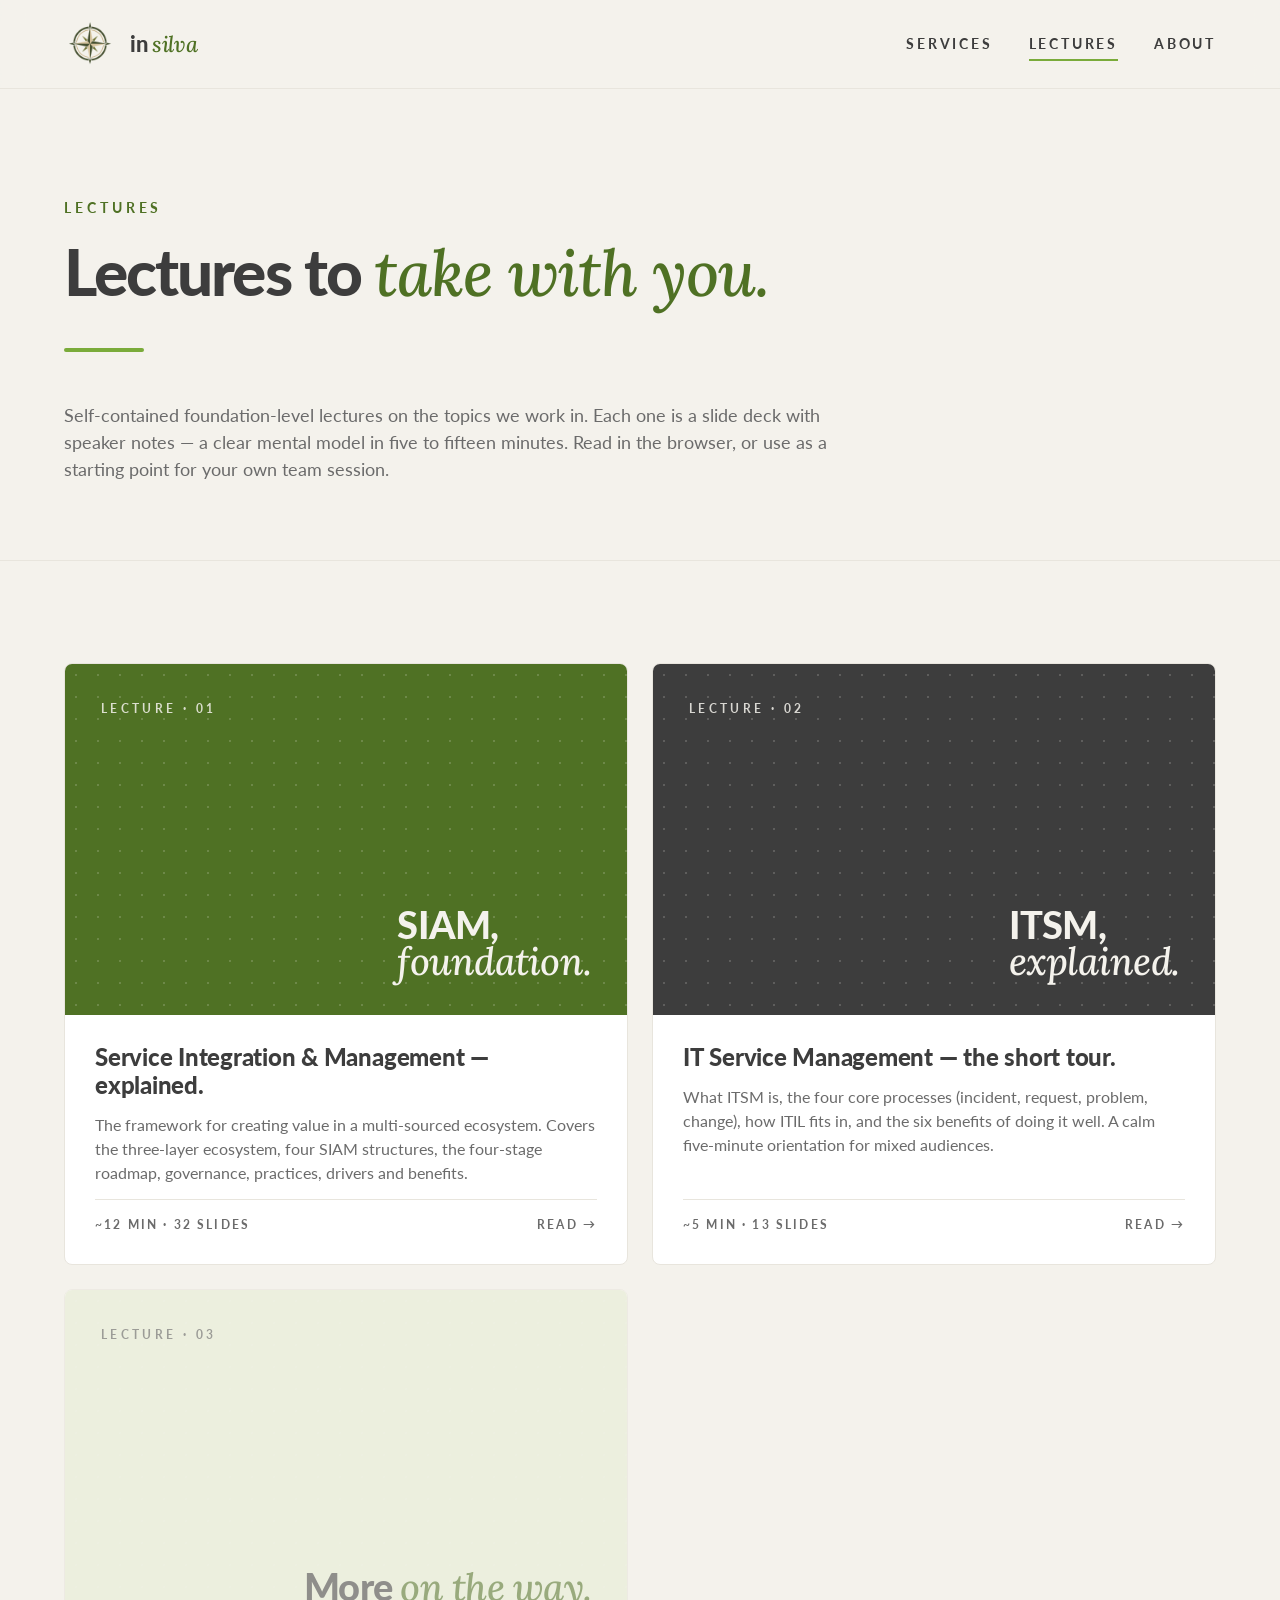
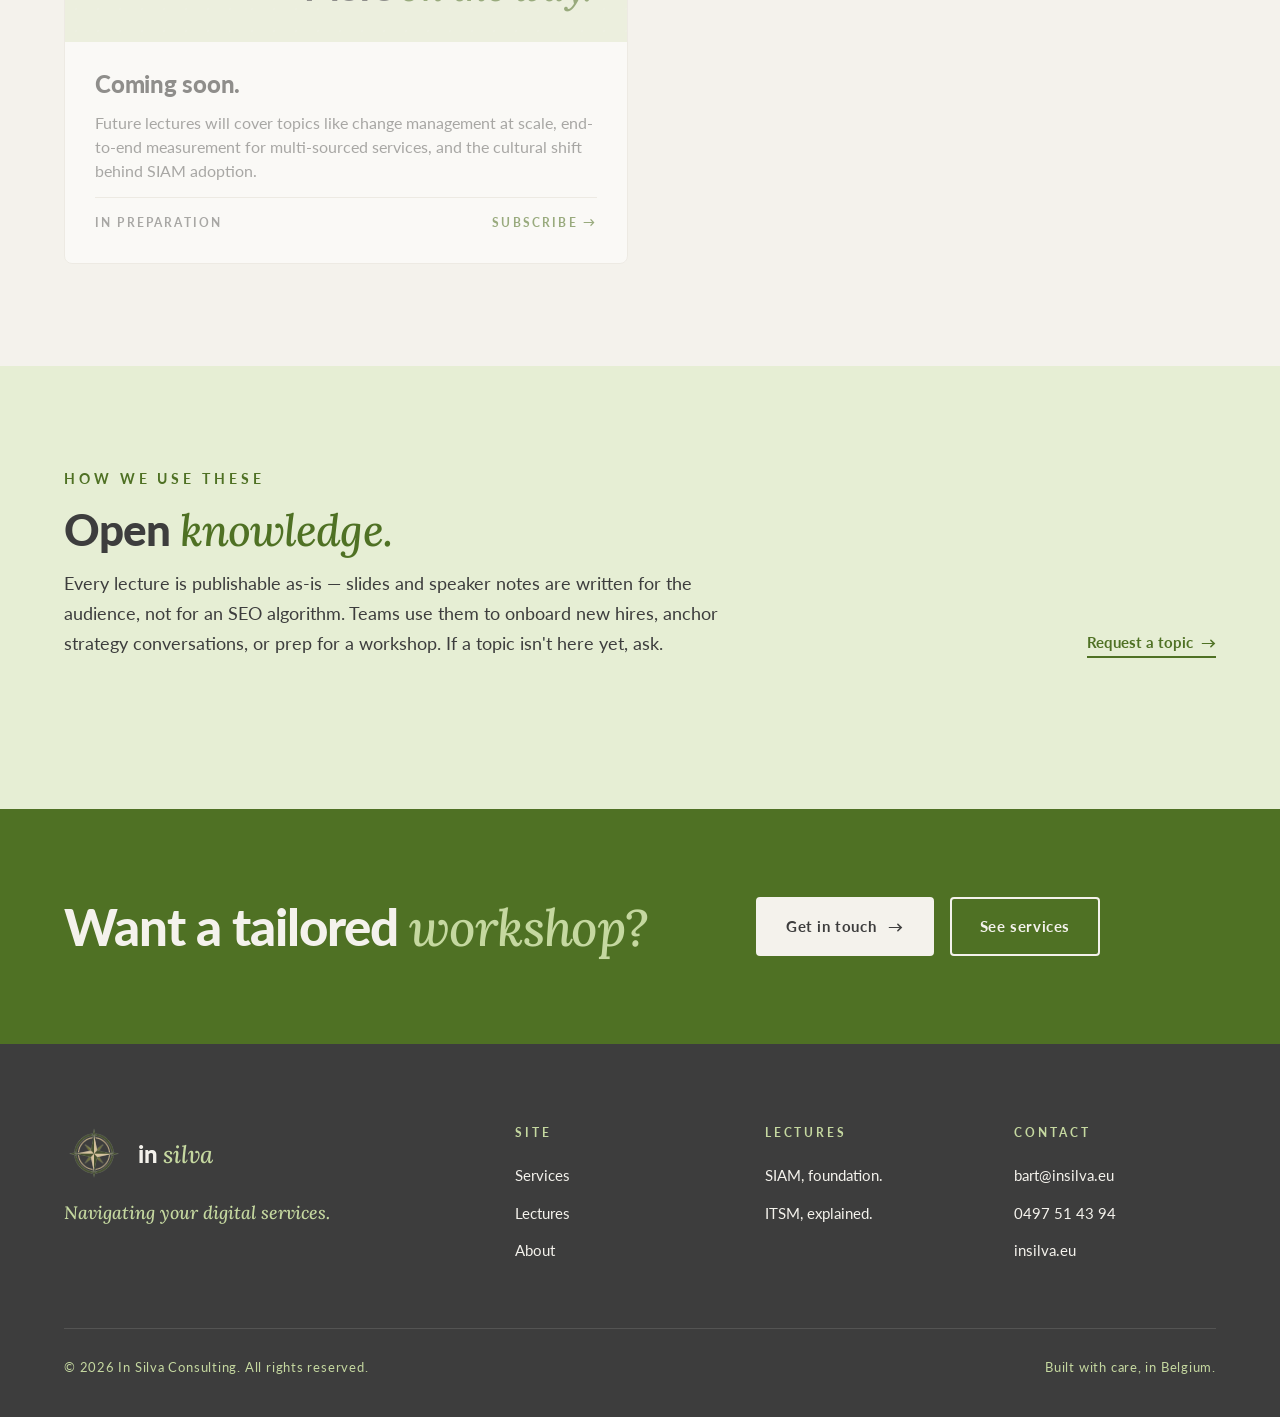
<file: lectures.html>
<!doctype html>
<html lang="en">
<head>
<meta charset="utf-8" />
<title>Lectures — In Silva Consulting</title>
<meta name="viewport" content="width=device-width, initial-scale=1" />
<link rel="preconnect" href="https://fonts.googleapis.com">
<link rel="preconnect" href="https://fonts.gstatic.com" crossorigin>
<link href="https://fonts.googleapis.com/css2?family=Lato:ital,wght@0,300;0,400;0,700;0,900;1,400;1,700&family=Lora:ital,wght@0,400;0,500;0,600;1,400;1,500&display=swap" rel="stylesheet">
<link rel="stylesheet" href="site.css">
</head>
<body>

<nav class="nav">
  <div class="nav__inner">
    <a class="nav__brand" href="index.html">
      <img class="nav__mark" src="logo-compass.png" alt="In Silva mark" />
      <div class="nav__name">in <em>silva</em></div>
    </a>
    <div class="nav__menu">
      <a href="services.html">Services</a>
      <a href="lectures.html">Lectures</a>
      <a href="about.html">About</a>
    </div>
  </div>
</nav>

<header class="page-head">
  <div class="page-head__inner">
    <div class="eyebrow">Lectures</div>
    <h1 class="display">Lectures to <em>take with you.</em></h1>
    <div class="rule"></div>
    <p class="lead">Self-contained foundation-level lectures on the topics we work in. Each one is a slide deck with speaker notes — a clear mental model in five to fifteen minutes. Read in the browser, or use as a starting point for your own team session.</p>
  </div>
</header>

<section class="section">
  <div class="wrap">
    <div class="grid-2">

      <a class="reader" href="lecture.html?id=siam-foundation">
        <div class="reader__cover reader__cover--green reader__cover--dot">
          <div class="reader__cover-inner">
            <div class="reader__cover-kicker">Lecture · 01</div>
            <h3>SIAM,<br/><em>foundation.</em></h3>
          </div>
        </div>
        <div class="reader__body">
          <h4>Service Integration &amp; Management — explained.</h4>
          <p>The framework for creating value in a multi-sourced ecosystem. Covers the three-layer ecosystem, four SIAM structures, the four-stage roadmap, governance, practices, drivers and benefits.</p>
          <div class="reader__meta"><span>~12 min · 32 slides</span><span>Read →</span></div>
        </div>
      </a>

      <a class="reader" href="lecture.html?id=itsm-explained">
        <div class="reader__cover reader__cover--charcoal reader__cover--dot">
          <div class="reader__cover-inner">
            <div class="reader__cover-kicker">Lecture · 02</div>
            <h3>ITSM,<br/><em>explained.</em></h3>
          </div>
        </div>
        <div class="reader__body">
          <h4>IT Service Management — the short tour.</h4>
          <p>What ITSM is, the four core processes (incident, request, problem, change), how ITIL fits in, and the six benefits of doing it well. A calm five-minute orientation for mixed audiences.</p>
          <div class="reader__meta"><span>~5 min · 13 slides</span><span>Read →</span></div>
        </div>
      </a>

      <!-- Placeholder card for future lectures -->
      <div class="reader" style="opacity: 0.55; cursor: default; pointer-events: none;">
        <div class="reader__cover reader__cover--mist reader__cover--dot">
          <div class="reader__cover-inner">
            <div class="reader__cover-kicker">Lecture · 03</div>
            <h3 style="color: var(--charcoal);">More <em style="color: var(--green-deep);">on the way.</em></h3>
          </div>
        </div>
        <div class="reader__body">
          <h4>Coming soon.</h4>
          <p>Future lectures will cover topics like change management at scale, end-to-end measurement for multi-sourced services, and the cultural shift behind SIAM adoption.</p>
          <div class="reader__meta"><span>In preparation</span><span style="color: var(--green-deep);">Subscribe →</span></div>
        </div>
      </div>

    </div>
  </div>
</section>

<section class="section section--mist">
  <div class="wrap">
    <div class="section__head">
      <div class="section__head-text">
        <div class="eyebrow">How we use these</div>
        <h2 class="title">Open <em>knowledge.</em></h2>
        <p class="body">Every lecture is publishable as-is — slides and speaker notes are written for the audience, not for an SEO algorithm. Teams use them to onboard new hires, anchor strategy conversations, or prep for a workshop. If a topic isn't here yet, ask.</p>
      </div>
      <a class="text-link" href="mailto:bart@insilva.eu?subject=Request%20a%20lecture">Request a topic <span class="arrow">→</span></a>
    </div>
  </div>
</section>

<section class="cta-strip">
  <div class="cta-strip__inner">
    <h2>Want a tailored <em>workshop?</em></h2>
    <div class="cta-strip__actions">
      <a class="btn" href="mailto:bart@insilva.eu">Get in touch <span class="arrow">→</span></a>
      <a class="btn btn--ghost" href="services.html">See services</a>
    </div>
  </div>
</section>

<footer class="footer">
  <div class="wrap">
    <div class="footer__top">
      <div class="footer__brand">
        <div class="footer__brand-mark">
          <img class="footer__brand-img" src="logo-compass.png" alt="" />
          <div class="footer__brand-name">in <em>silva</em></div>
        </div>
        <p class="footer__tagline">Navigating your digital services.</p>
      </div>
      <div>
        <h4>Site</h4>
        <ul>
          <li><a href="services.html">Services</a></li>
          <li><a href="lectures.html">Lectures</a></li>
          <li><a href="about.html">About</a></li>
        </ul>
      </div>
      <div>
        <h4>Lectures</h4>
        <ul>
          <li><a href="lecture.html?id=siam-foundation">SIAM, foundation.</a></li>
          <li><a href="lecture.html?id=itsm-explained">ITSM, explained.</a></li>
        </ul>
      </div>
      <div>
        <h4>Contact</h4>
        <ul>
          <li><a href="mailto:bart@insilva.eu">bart@insilva.eu</a></li>
          <li><a href="tel:+32497514394">0497 51 43 94</a></li>
          <li><a href="https://insilva.eu">insilva.eu</a></li>
        </ul>
      </div>
    </div>
    <div class="footer__bottom">
      <div>© 2026 In Silva Consulting. All rights reserved.</div>
      <div>Built with care, in Belgium.</div>
    </div>
  </div>
</footer>

<script>
  (function(){
    const path = location.pathname.split('/').pop() || 'index.html';
    document.querySelectorAll('.nav__menu a').forEach(a => {
      if (a.getAttribute('href') === path) a.classList.add('is-active');
    });
  })();
</script>

</body>
</html>
</file>
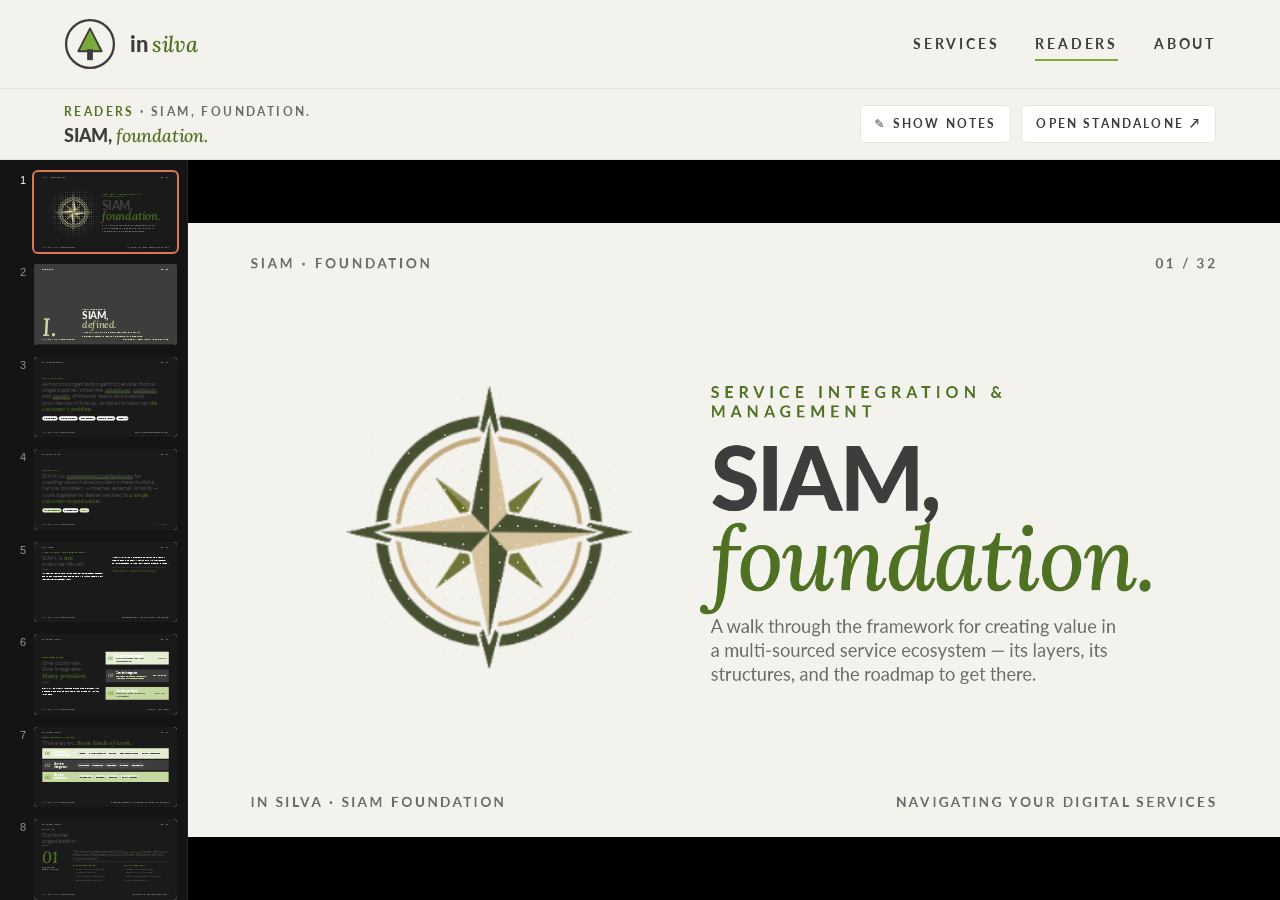
<file: reader.html>
<!doctype html>
<html lang="en">
<head>
<meta charset="utf-8" />
<title>Reader — In Silva Consulting</title>
<meta name="viewport" content="width=device-width, initial-scale=1" />
<link rel="preconnect" href="https://fonts.googleapis.com">
<link rel="preconnect" href="https://fonts.gstatic.com" crossorigin>
<link href="https://fonts.googleapis.com/css2?family=Lato:ital,wght@0,300;0,400;0,700;0,900;1,400;1,700&family=Lora:ital,wght@0,400;0,500;0,600;1,400;1,500&display=swap" rel="stylesheet">
<link rel="stylesheet" href="site.css">
<style>
  /* Lock the page to viewport; iframe fills remaining space */
  html, body { height: 100%; overflow: hidden; }
  body { display: flex; flex-direction: column; }

  .reader-bar {
    padding: 14px clamp(20px, 5vw, 80px);
    border-bottom: 1px solid var(--paper-deep);
    background: var(--paper);
    display: flex; justify-content: space-between; align-items: center; gap: 16px;
    flex: none;
    flex-wrap: wrap;
  }
  @media (max-width: 560px) {
    .reader-bar {
      padding: 12px 20px 14px;
      gap: 10px;
    }
    .reader-bar__meta { width: 100%; }
    .reader-bar__title { font-size: 15px; white-space: normal; line-height: 1.2; }
    .reader-bar__actions {
      width: 100%;
      gap: 8px;
    }
    .reader-bar__actions button,
    .reader-bar__actions a {
      flex: 1;
      justify-content: center;
      padding: 9px 8px;
      letter-spacing: 0.1em;
      font-size: 11px;
    }
    .reader-notes {
      padding: 18px 20px 22px;
      max-height: 55vh;
    }
    .reader-notes__body { font-size: 15px; line-height: 1.55; }
  }
  .reader-bar__meta { display: flex; flex-direction: column; gap: 4px; min-width: 0; }
  .reader-bar__crumb {
    font-size: 12px; font-weight: 700;
    letter-spacing: 0.2em; text-transform: uppercase;
    color: var(--charcoal-2);
  }
  .reader-bar__crumb a { color: var(--green-deep); }
  .reader-bar__title {
    font-size: 18px; font-weight: 900; color: var(--charcoal);
    letter-spacing: -0.01em; line-height: 1.1;
    overflow: hidden; text-overflow: ellipsis; white-space: nowrap;
  }
  .reader-bar__title em {
    font-family: var(--serif); font-style: italic; font-weight: 500;
    color: var(--green-deep);
  }
  .reader-bar__actions { display: flex; gap: 10px; flex: none; }
  .reader-bar__actions a,
  .reader-bar__actions button {
    display: inline-flex; align-items: center; gap: 6px;
    font: inherit;
    font-size: 12px; font-weight: 700;
    letter-spacing: 0.18em; text-transform: uppercase;
    padding: 9px 14px;
    border: 1.5px solid var(--paper-deep); border-radius: 4px;
    color: var(--charcoal); background: var(--white);
    transition: all 0.18s;
    cursor: pointer;
  }
  .reader-bar__actions a:hover,
  .reader-bar__actions button:hover {
    background: var(--charcoal); color: var(--paper); border-color: var(--charcoal);
  }
  .reader-bar__actions button[aria-expanded="true"] {
    background: var(--green-deep); color: var(--paper); border-color: var(--green-deep);
  }

  .reader-stage {
    flex: 1;
    background: #1a1a1a;
    position: relative;
    min-height: 0;
    display: flex;
    flex-direction: column;
  }
  .reader-stage iframe {
    width: 100%;
    flex: 1;
    min-height: 0;
    border: 0; display: block;
    background: #1a1a1a;
  }

  /* ── Speaker notes panel ─────────────────────────── */
  .reader-notes {
    flex: none;
    background: var(--paper);
    border-top: 3px solid var(--green);
    padding: 22px clamp(24px, 5vw, 80px) 26px;
    max-height: 38vh;
    min-height: 140px;
    overflow-y: auto;
    transition: max-height 0.3s ease;
  }
  .reader-notes[hidden] { display: none; }
  .reader-notes__head {
    display: flex; justify-content: space-between; align-items: baseline; gap: 16px;
    margin-bottom: 12px;
  }
  .reader-notes__label {
    font-size: 12px; font-weight: 700;
    letter-spacing: 0.2em; text-transform: uppercase;
    color: var(--green-deep);
  }
  .reader-notes__num {
    font-family: var(--serif); font-style: italic; font-weight: 500;
    color: var(--green-deep); font-size: 20px;
    line-height: 1; flex: none;
  }
  .reader-notes__title {
    font-size: 15px; font-weight: 700;
    color: var(--charcoal-2);
    letter-spacing: 0.04em;
    margin-bottom: 8px;
  }
  .reader-notes__body {
    font-size: 17px;
    line-height: 1.6;
    color: var(--charcoal);
    max-width: 1080px;
    margin: 0;
    white-space: pre-wrap;
  }
  .reader-notes__empty {
    font-style: italic; color: var(--charcoal-2);
  }

  /* When iframe missing, show a calm fallback */
  .reader-missing {
    display: flex; flex-direction: column; align-items: center; justify-content: center;
    height: 100%; gap: 16px; color: var(--paper);
    text-align: center; padding: 24px;
  }
  .reader-missing h3 { font-size: 32px; font-weight: 900; letter-spacing: -0.01em; }
  .reader-missing p { color: var(--green-soft); max-width: 520px; }

  /* Tighter nav on the reader page so the deck has max room */
  .nav { border-bottom: 1px solid var(--paper-deep); }

  @media (max-width: 600px) {
    .reader-bar__title { font-size: 15px; }
  }
</style>
</head>
<body>

<!-- ───────── NAV (same as the rest of the site) ───────── -->
<nav class="nav">
  <div class="nav__inner">
    <a class="nav__brand" href="index.html">
      <svg class="nav__mark" viewBox="0 0 200 200" aria-hidden="true">
        <circle cx="100" cy="100" r="92" fill="none" stroke="currentColor" stroke-width="9"/>
        <polygon points="100,40 145,128 55,128" fill="#7AAB3A" stroke="currentColor" stroke-width="7" stroke-linejoin="round"/>
        <rect x="89" y="120" width="22" height="42" fill="currentColor"/>
      </svg>
      <div class="nav__name">in <em>silva</em></div>
    </a>
    <div class="nav__menu">
      <a href="services.html">Services</a>
      <a href="readers.html" class="is-active">Readers</a>
      <a href="about.html">About</a>
    </div>
  </div>
</nav>

<!-- ───────── READER BAR ───────── -->
<div class="reader-bar">
  <div class="reader-bar__meta">
    <div class="reader-bar__crumb"><a href="readers.html">Readers</a> · <span id="rh-crumb">Loading…</span></div>
    <div class="reader-bar__title" id="rh-title">&nbsp;</div>
  </div>
  <div class="reader-bar__actions">
    <button type="button" id="rh-notes-toggle" aria-expanded="false" hidden>
      <span aria-hidden="true">✎</span> <span id="rh-notes-toggle-label">Show notes</span>
    </button>
    <a id="rh-standalone" href="#" target="_blank" rel="noopener" title="Open the deck in a new tab">Open standalone <span aria-hidden="true">↗</span></a>
  </div>
</div>

<!-- ───────── DECK STAGE ───────── -->
<div class="reader-stage">
  <iframe id="rf" title="Reader" allowfullscreen></iframe>
  <aside class="reader-notes" id="rn" hidden aria-label="Speaker notes for the current slide">
    <div class="reader-notes__head">
      <div class="reader-notes__label">Speaker notes</div>
      <div class="reader-notes__num" id="rn-num">—</div>
    </div>
    <div class="reader-notes__title" id="rn-title"></div>
    <p class="reader-notes__body" id="rn-body">Open a slide to see its note.</p>
  </aside>
  <noscript>
    <div class="reader-missing">
      <h3>JavaScript required.</h3>
      <p>This reader loads a slide deck dynamically. Use the <a href="readers.html" style="color: var(--green-soft);">Readers list</a> to open the deck directly.</p>
    </div>
  </noscript>
</div>

<script>
  // ─── Reader catalog ─────────────────────────────────
  // Add a new entry here to make a new deck embeddable.
  const READERS = {
    'siam-foundation': {
      file:  'SIAM Foundation.html',
      title: 'SIAM, <em>foundation.</em>',
      crumb: 'SIAM, foundation.'
    },
    'itsm-explained': {
      file:  'ITSM Explained.html',
      title: 'ITSM, <em>explained.</em>',
      crumb: 'ITSM, explained.'
    }
  };

  const DEFAULT_ID = 'siam-foundation';
  const params = new URLSearchParams(location.search);
  const id = params.get('id') || DEFAULT_ID;
  const reader = READERS[id];

  const crumbEl = document.getElementById('rh-crumb');
  const titleEl = document.getElementById('rh-title');
  const linkEl  = document.getElementById('rh-standalone');
  const iframe  = document.getElementById('rf');
  const stage   = document.querySelector('.reader-stage');

  if (!reader) {
    document.title = 'Reader not found — In Silva Consulting';
    crumbEl.textContent = 'Not found';
    titleEl.innerHTML = 'Reader not found.';
    iframe.remove();
    stage.insertAdjacentHTML('beforeend', `
      <div class="reader-missing">
        <h3>That reader isn't here.</h3>
        <p>The reader you requested doesn't exist. Try the <a href="readers.html" style="color: var(--green-soft);">Readers list</a> for available titles.</p>
      </div>`);
  } else {
    document.title = reader.crumb + ' — In Silva Consulting';
    crumbEl.textContent = reader.crumb;
    titleEl.innerHTML = reader.title;
    linkEl.href = reader.file;
    iframe.src = reader.file;

    // ─── Speaker notes ──────────────────────────────────
    const notesPanel = document.getElementById('rn');
    const notesBody  = document.getElementById('rn-body');
    const notesNum   = document.getElementById('rn-num');
    const notesTitle = document.getElementById('rn-title');
    const toggleBtn  = document.getElementById('rh-notes-toggle');
    const toggleLbl  = document.getElementById('rh-notes-toggle-label');
    let notes = [];
    let labels = [];
    let currentIdx = 0;
    let notesShown = false;

    function renderNote() {
      const total = notes.length;
      if (!total) {
        notesNum.textContent = '—';
        notesTitle.textContent = '';
        notesBody.textContent = 'No speaker notes available for this reader.';
        notesBody.classList.add('reader-notes__empty');
        return;
      }
      const idx = Math.max(0, Math.min(currentIdx, total - 1));
      const text = (notes[idx] || '').trim();
      const num = String(idx + 1).padStart(2, '0');
      const totalStr = String(total).padStart(2, '0');
      notesNum.textContent = `${num} / ${totalStr}`;
      notesTitle.textContent = labels[idx] || '';
      if (text) {
        notesBody.textContent = text;
        notesBody.classList.remove('reader-notes__empty');
      } else {
        notesBody.textContent = 'No note for this slide.';
        notesBody.classList.add('reader-notes__empty');
      }
    }

    function notesReady(received) {
      notes  = Array.isArray(received.speakerNotes) ? received.speakerNotes : [];
      labels = Array.isArray(received.deckLabels)   ? received.deckLabels   : [];
      if (notes.length) {
        toggleBtn.hidden = false;
        renderNote();
        // Restore the user's preference once notes are actually available
        try {
          if (localStorage.getItem('insilva-notes-shown') === '1' && !notesShown) {
            setNotes(true);
          }
        } catch (_) {}
      } else {
        toggleBtn.hidden = true;
      }
    }

    function setNotes(shown) {
      notesShown = shown;
      notesPanel.hidden = !shown;
      toggleBtn.setAttribute('aria-expanded', shown ? 'true' : 'false');
      toggleLbl.textContent = shown ? 'Hide notes' : 'Show notes';
      try { localStorage.setItem('insilva-notes-shown', shown ? '1' : '0'); } catch (_) {}
    }
    toggleBtn.addEventListener('click', () => setNotes(!notesShown));

    iframe.addEventListener('load', () => {
      try { iframe.focus(); } catch (_) {}
      // Primary path: read the embedded JSON via DOM (works over http://).
      // Falls silently on file:// — the postMessage path below covers it.
      try {
        const doc = iframe.contentDocument;
        const el = doc && doc.getElementById('speaker-notes');
        if (el) {
          const parsed = JSON.parse(el.textContent);
          const lbls = Array.from(doc.querySelectorAll('deck-stage > section'))
            .map(s => s.getAttribute('data-label') || '');
          notesReady({ speakerNotes: parsed, deckLabels: lbls });
        }
      } catch (_) {
        // file:// → wait for the deckNotesReady postMessage from deck-stage.js
      }
    });

    // The deck posts `{deckNotesReady, speakerNotes, deckLabels}` once on init
    // and `{slideIndexChanged: N}` on every slide change.
    window.addEventListener('message', (ev) => {
      if (ev.source !== iframe.contentWindow) return;
      const d = ev.data;
      if (!d || typeof d !== 'object') return;
      if (d.deckNotesReady) {
        notesReady(d);
        return;
      }
      if (typeof d.slideIndexChanged === 'number') {
        currentIdx = d.slideIndexChanged;
        renderNote();
      }
    });
  }
</script>

</body>
</html>
</file>
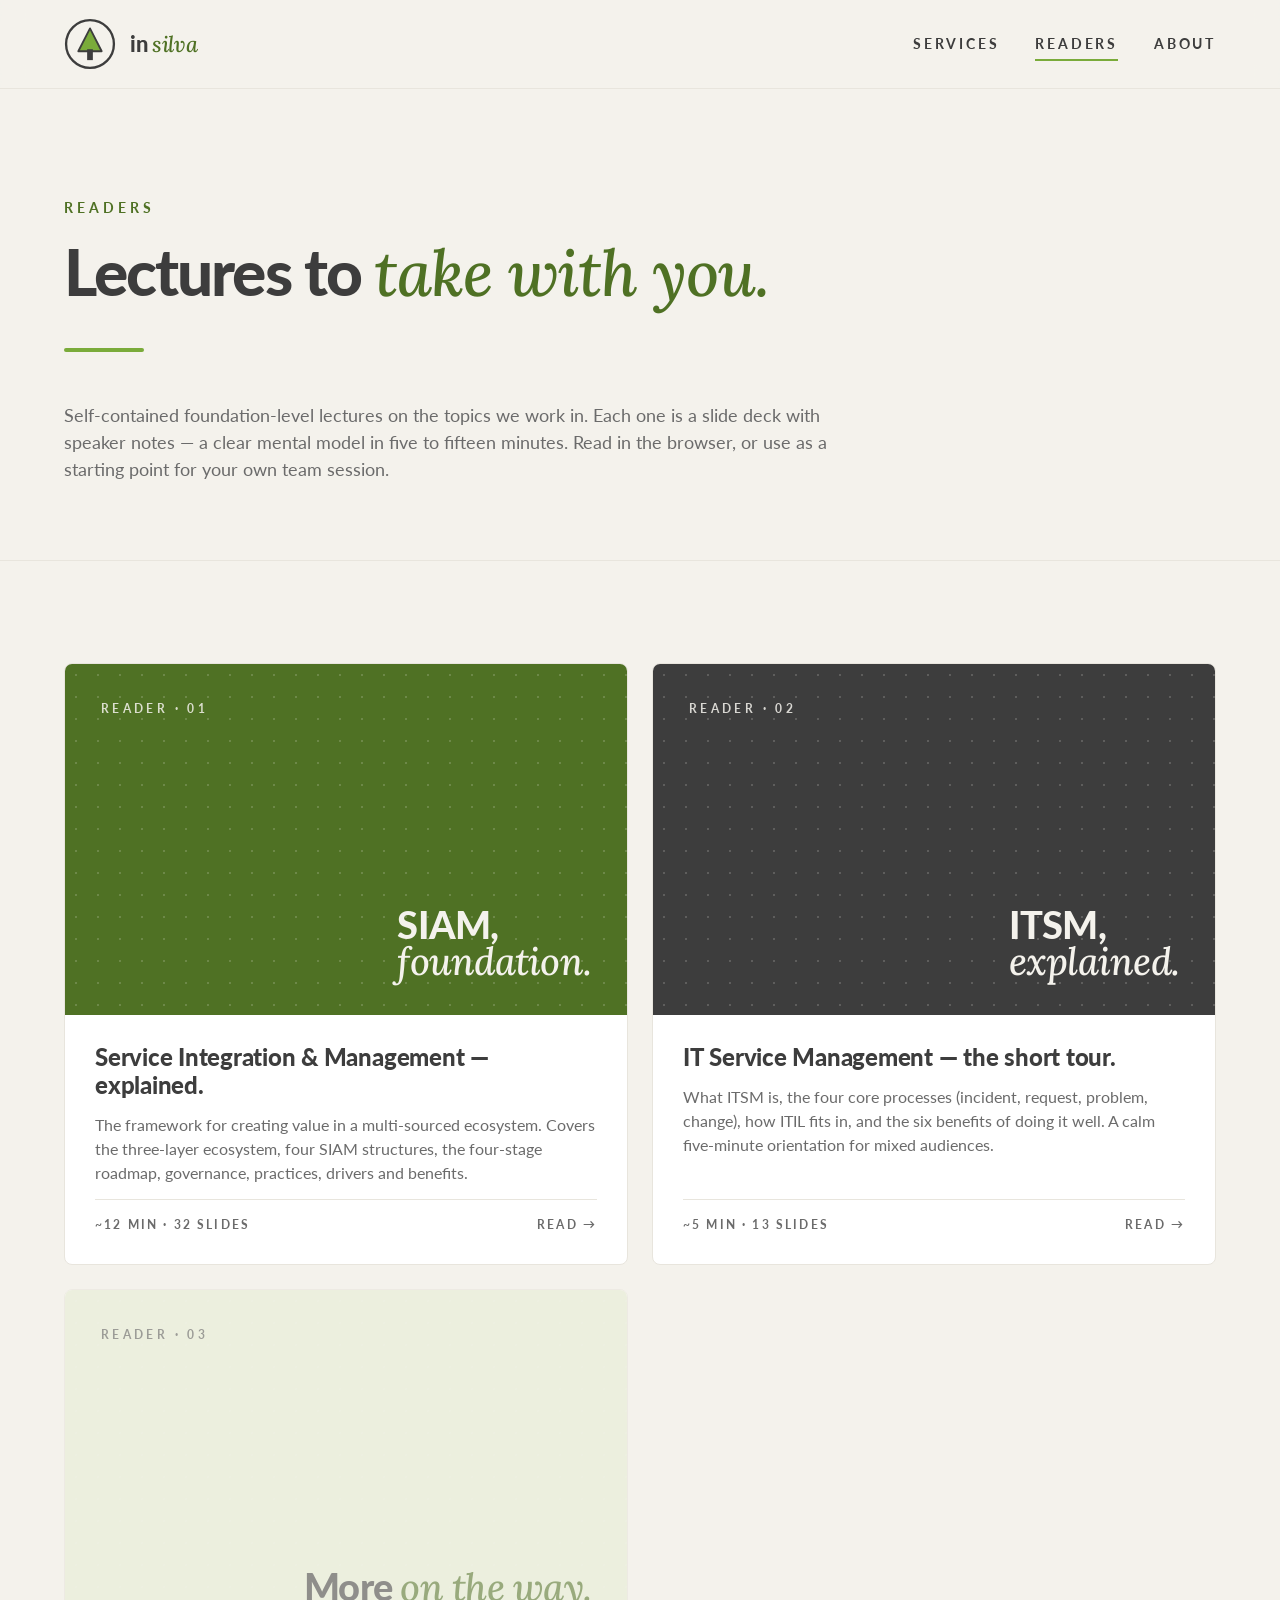
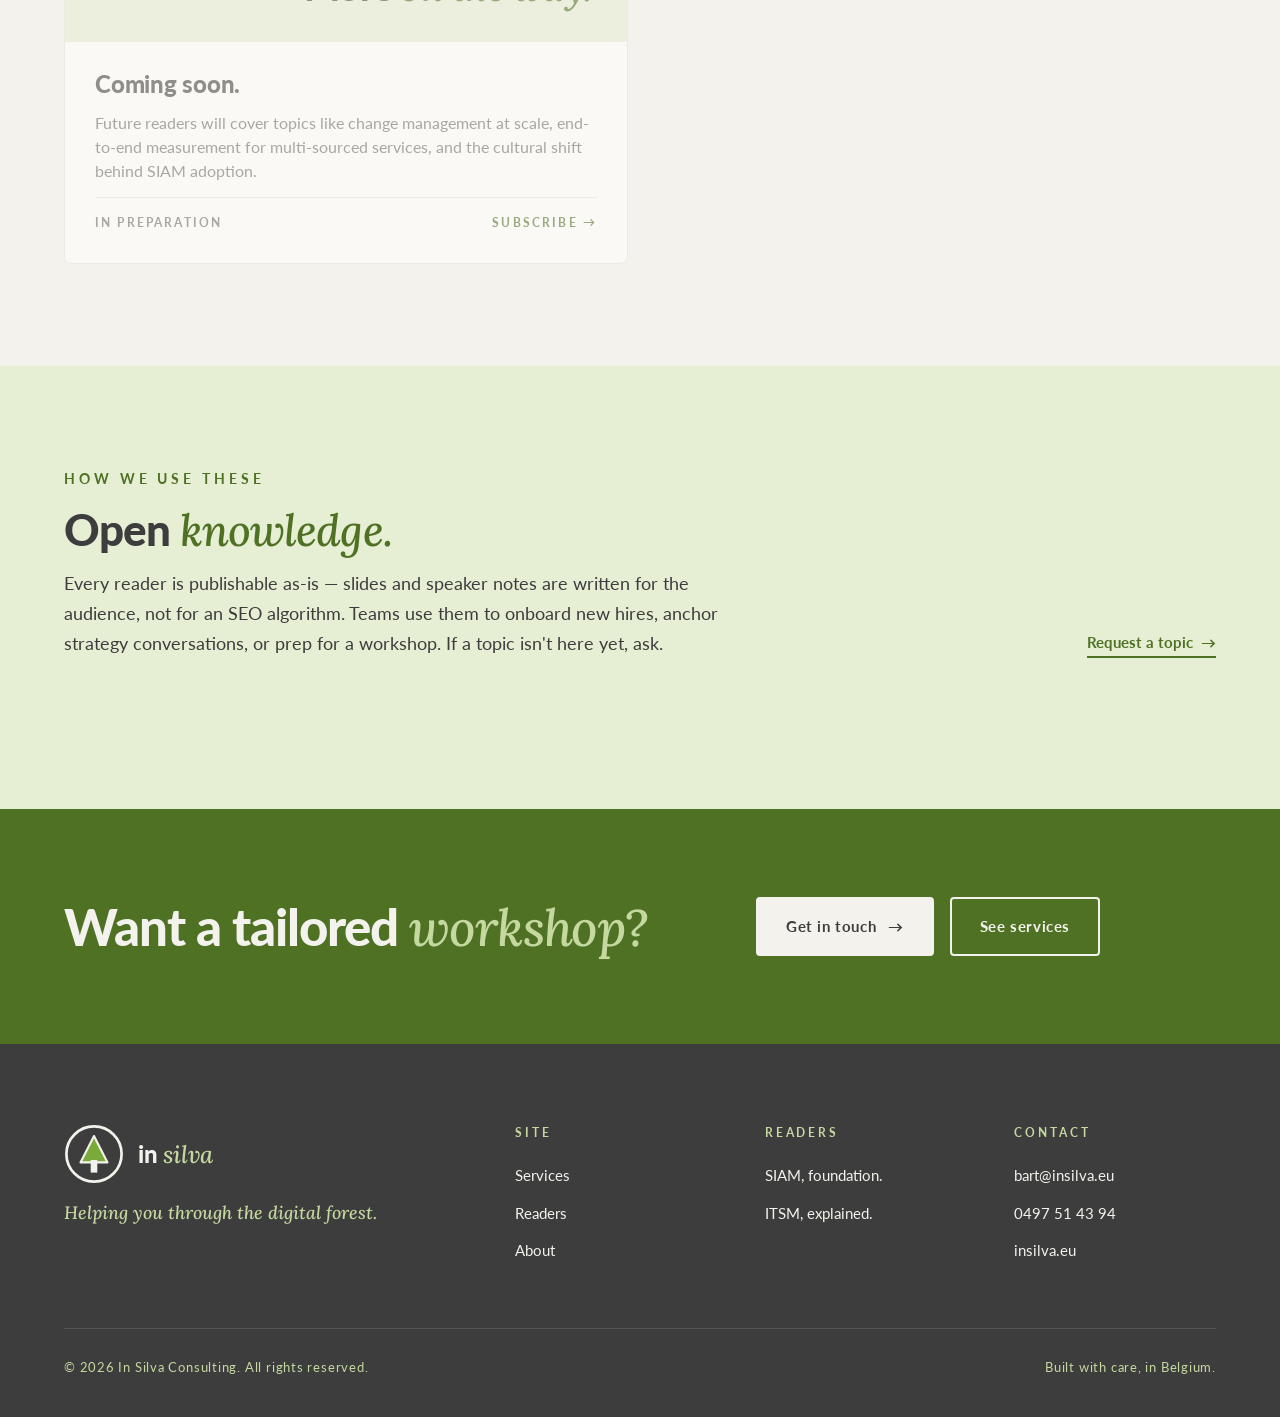
<file: readers.html>
<!doctype html>
<html lang="en">
<head>
<meta charset="utf-8" />
<title>Readers — In Silva Consulting</title>
<meta name="viewport" content="width=device-width, initial-scale=1" />
<link rel="preconnect" href="https://fonts.googleapis.com">
<link rel="preconnect" href="https://fonts.gstatic.com" crossorigin>
<link href="https://fonts.googleapis.com/css2?family=Lato:ital,wght@0,300;0,400;0,700;0,900;1,400;1,700&family=Lora:ital,wght@0,400;0,500;0,600;1,400;1,500&display=swap" rel="stylesheet">
<link rel="stylesheet" href="site.css">
</head>
<body>

<nav class="nav">
  <div class="nav__inner">
    <a class="nav__brand" href="index.html">
      <svg class="nav__mark" viewBox="0 0 200 200" aria-hidden="true">
        <circle cx="100" cy="100" r="92" fill="none" stroke="currentColor" stroke-width="9"/>
        <polygon points="100,40 145,128 55,128" fill="#7AAB3A" stroke="currentColor" stroke-width="7" stroke-linejoin="round"/>
        <rect x="89" y="120" width="22" height="42" fill="currentColor"/>
      </svg>
      <div class="nav__name">in <em>silva</em></div>
    </a>
    <div class="nav__menu">
      <a href="services.html">Services</a>
      <a href="readers.html">Readers</a>
      <a href="about.html">About</a>
    </div>
  </div>
</nav>

<header class="page-head">
  <div class="page-head__inner">
    <div class="eyebrow">Readers</div>
    <h1 class="display">Lectures to <em>take with you.</em></h1>
    <div class="rule"></div>
    <p class="lead">Self-contained foundation-level lectures on the topics we work in. Each one is a slide deck with speaker notes — a clear mental model in five to fifteen minutes. Read in the browser, or use as a starting point for your own team session.</p>
  </div>
</header>

<section class="section">
  <div class="wrap">
    <div class="grid-2">

      <a class="reader" href="reader.html?id=siam-foundation">
        <div class="reader__cover reader__cover--green reader__cover--dot">
          <div class="reader__cover-inner">
            <div class="reader__cover-kicker">Reader · 01</div>
            <h3>SIAM,<br/><em>foundation.</em></h3>
          </div>
        </div>
        <div class="reader__body">
          <h4>Service Integration &amp; Management — explained.</h4>
          <p>The framework for creating value in a multi-sourced ecosystem. Covers the three-layer ecosystem, four SIAM structures, the four-stage roadmap, governance, practices, drivers and benefits.</p>
          <div class="reader__meta"><span>~12 min · 32 slides</span><span>Read →</span></div>
        </div>
      </a>

      <a class="reader" href="reader.html?id=itsm-explained">
        <div class="reader__cover reader__cover--charcoal reader__cover--dot">
          <div class="reader__cover-inner">
            <div class="reader__cover-kicker">Reader · 02</div>
            <h3>ITSM,<br/><em>explained.</em></h3>
          </div>
        </div>
        <div class="reader__body">
          <h4>IT Service Management — the short tour.</h4>
          <p>What ITSM is, the four core processes (incident, request, problem, change), how ITIL fits in, and the six benefits of doing it well. A calm five-minute orientation for mixed audiences.</p>
          <div class="reader__meta"><span>~5 min · 13 slides</span><span>Read →</span></div>
        </div>
      </a>

      <!-- Placeholder card for future readers -->
      <div class="reader" style="opacity: 0.55; cursor: default; pointer-events: none;">
        <div class="reader__cover reader__cover--mist reader__cover--dot">
          <div class="reader__cover-inner">
            <div class="reader__cover-kicker">Reader · 03</div>
            <h3 style="color: var(--charcoal);">More <em style="color: var(--green-deep);">on the way.</em></h3>
          </div>
        </div>
        <div class="reader__body">
          <h4>Coming soon.</h4>
          <p>Future readers will cover topics like change management at scale, end-to-end measurement for multi-sourced services, and the cultural shift behind SIAM adoption.</p>
          <div class="reader__meta"><span>In preparation</span><span style="color: var(--green-deep);">Subscribe →</span></div>
        </div>
      </div>

    </div>
  </div>
</section>

<section class="section section--mist">
  <div class="wrap">
    <div class="section__head">
      <div class="section__head-text">
        <div class="eyebrow">How we use these</div>
        <h2 class="title">Open <em>knowledge.</em></h2>
        <p class="body">Every reader is publishable as-is — slides and speaker notes are written for the audience, not for an SEO algorithm. Teams use them to onboard new hires, anchor strategy conversations, or prep for a workshop. If a topic isn't here yet, ask.</p>
      </div>
      <a class="text-link" href="mailto:bart@insilva.eu?subject=Request%20a%20reader">Request a topic <span class="arrow">→</span></a>
    </div>
  </div>
</section>

<section class="cta-strip">
  <div class="cta-strip__inner">
    <h2>Want a tailored <em>workshop?</em></h2>
    <div class="cta-strip__actions">
      <a class="btn" href="mailto:bart@insilva.eu">Get in touch <span class="arrow">→</span></a>
      <a class="btn btn--ghost" href="services.html">See services</a>
    </div>
  </div>
</section>

<footer class="footer">
  <div class="wrap">
    <div class="footer__top">
      <div class="footer__brand">
        <div class="footer__brand-mark">
          <svg viewBox="0 0 200 200" aria-hidden="true">
            <circle cx="100" cy="100" r="92" fill="none" stroke="currentColor" stroke-width="9"/>
            <polygon points="100,40 145,128 55,128" fill="#7AAB3A" stroke="currentColor" stroke-width="7" stroke-linejoin="round"/>
            <rect x="89" y="120" width="22" height="42" fill="currentColor"/>
          </svg>
          <div class="footer__brand-name">in <em>silva</em></div>
        </div>
        <p class="footer__tagline">Helping you through the digital forest.</p>
      </div>
      <div>
        <h4>Site</h4>
        <ul>
          <li><a href="services.html">Services</a></li>
          <li><a href="readers.html">Readers</a></li>
          <li><a href="about.html">About</a></li>
        </ul>
      </div>
      <div>
        <h4>Readers</h4>
        <ul>
          <li><a href="reader.html?id=siam-foundation">SIAM, foundation.</a></li>
          <li><a href="reader.html?id=itsm-explained">ITSM, explained.</a></li>
        </ul>
      </div>
      <div>
        <h4>Contact</h4>
        <ul>
          <li><a href="mailto:bart@insilva.eu">bart@insilva.eu</a></li>
          <li><a href="tel:+32497514394">0497 51 43 94</a></li>
          <li><a href="https://insilva.eu">insilva.eu</a></li>
        </ul>
      </div>
    </div>
    <div class="footer__bottom">
      <div>© 2026 In Silva Consulting. All rights reserved.</div>
      <div>Built with care, in Belgium.</div>
    </div>
  </div>
</footer>

<script>
  (function(){
    const path = location.pathname.split('/').pop() || 'index.html';
    document.querySelectorAll('.nav__menu a').forEach(a => {
      if (a.getAttribute('href') === path) a.classList.add('is-active');
    });
  })();
</script>

</body>
</html>
</file>
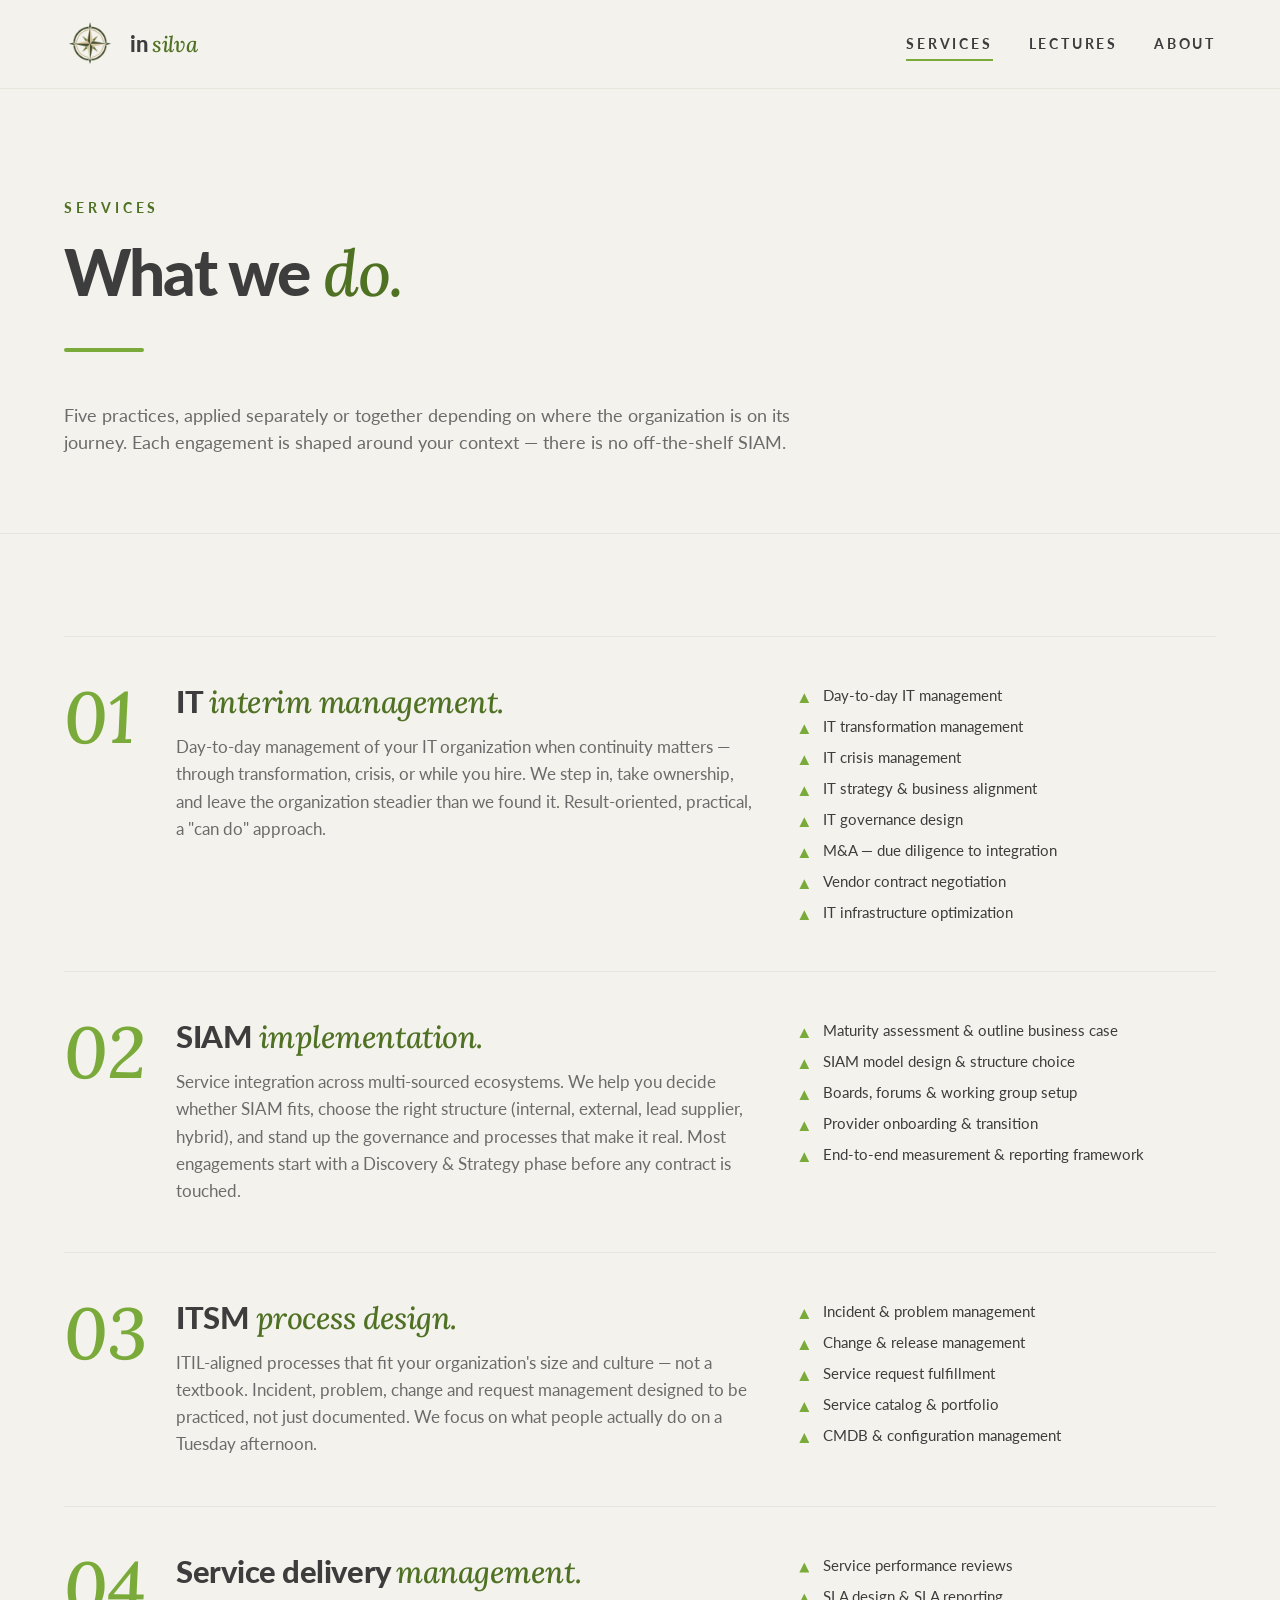
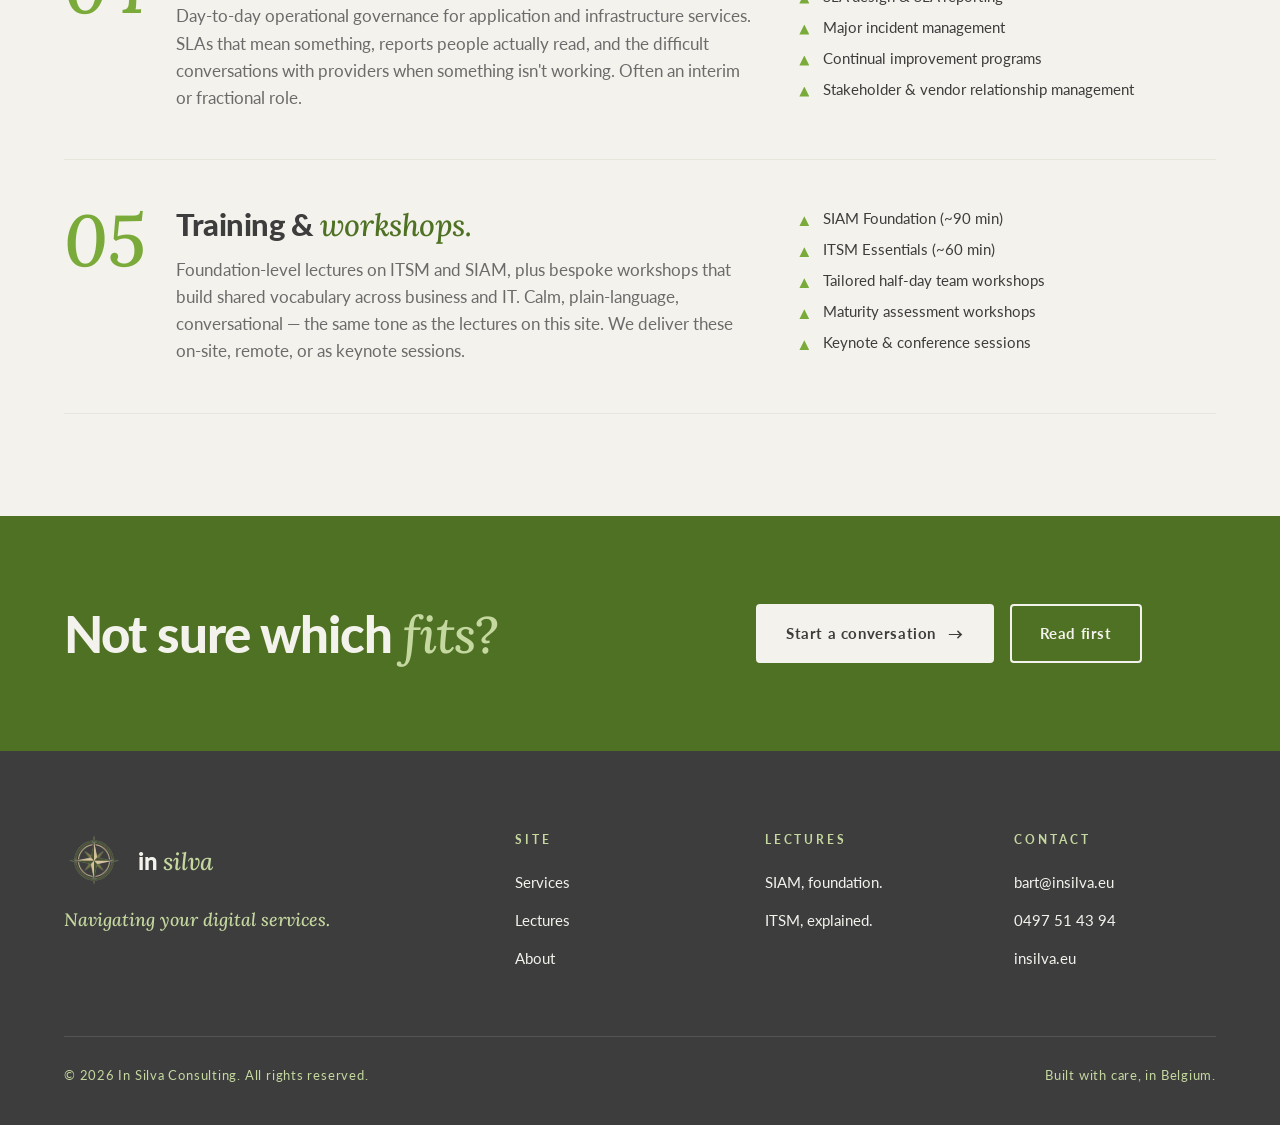
<file: services.html>
<!doctype html>
<html lang="en">
<head>
<meta charset="utf-8" />
<title>Services — In Silva Consulting</title>
<meta name="viewport" content="width=device-width, initial-scale=1" />
<link rel="preconnect" href="https://fonts.googleapis.com">
<link rel="preconnect" href="https://fonts.gstatic.com" crossorigin>
<link href="https://fonts.googleapis.com/css2?family=Lato:ital,wght@0,300;0,400;0,700;0,900;1,400;1,700&family=Lora:ital,wght@0,400;0,500;0,600;1,400;1,500&display=swap" rel="stylesheet">
<link rel="stylesheet" href="site.css">
</head>
<body>

<nav class="nav">
  <div class="nav__inner">
    <a class="nav__brand" href="index.html">
      <img class="nav__mark" src="logo-compass.png" alt="In Silva mark" />
      <div class="nav__name">in <em>silva</em></div>
    </a>
    <div class="nav__menu">
      <a href="services.html">Services</a>
      <a href="lectures.html">Lectures</a>
      <a href="about.html">About</a>
    </div>
  </div>
</nav>

<header class="page-head">
  <div class="page-head__inner">
    <div class="eyebrow">Services</div>
    <h1 class="display">What we <em>do.</em></h1>
    <div class="rule"></div>
    <p class="lead">Five practices, applied separately or together depending on where the organization is on its journey. Each engagement is shaped around your context — there is no off-the-shelf SIAM.</p>
  </div>
</header>

<section class="section">
  <div class="wrap">

    <div class="service-row" id="interim">
      <div class="service-row__num">01</div>
      <div class="service-row__body">
        <div>
          <h3>IT <em>interim management.</em></h3>
          <p>Day-to-day management of your IT organization when continuity matters — through transformation, crisis, or while you hire. We step in, take ownership, and leave the organization steadier than we found it. Result-oriented, practical, a "can do" approach.</p>
        </div>
        <ul>
          <li>Day-to-day IT management</li>
          <li>IT transformation management</li>
          <li>IT crisis management</li>
          <li>IT strategy &amp; business alignment</li>
          <li>IT governance design</li>
          <li>M&amp;A — due diligence to integration</li>
          <li>Vendor contract negotiation</li>
          <li>IT infrastructure optimization</li>
        </ul>
      </div>
    </div>

    <div class="service-row" id="siam">
      <div class="service-row__num">02</div>
      <div class="service-row__body">
        <div>
          <h3>SIAM <em>implementation.</em></h3>
          <p>Service integration across multi-sourced ecosystems. We help you decide whether SIAM fits, choose the right structure (internal, external, lead supplier, hybrid), and stand up the governance and processes that make it real. Most engagements start with a Discovery &amp; Strategy phase before any contract is touched.</p>
        </div>
        <ul>
          <li>Maturity assessment &amp; outline business case</li>
          <li>SIAM model design &amp; structure choice</li>
          <li>Boards, forums &amp; working group setup</li>
          <li>Provider onboarding &amp; transition</li>
          <li>End-to-end measurement &amp; reporting framework</li>
        </ul>
      </div>
    </div>

    <div class="service-row" id="itsm">
      <div class="service-row__num">03</div>
      <div class="service-row__body">
        <div>
          <h3>ITSM <em>process design.</em></h3>
          <p>ITIL-aligned processes that fit your organization's size and culture — not a textbook. Incident, problem, change and request management designed to be practiced, not just documented. We focus on what people actually do on a Tuesday afternoon.</p>
        </div>
        <ul>
          <li>Incident &amp; problem management</li>
          <li>Change &amp; release management</li>
          <li>Service request fulfillment</li>
          <li>Service catalog &amp; portfolio</li>
          <li>CMDB &amp; configuration management</li>
        </ul>
      </div>
    </div>

    <div class="service-row" id="delivery">
      <div class="service-row__num">04</div>
      <div class="service-row__body">
        <div>
          <h3>Service delivery <em>management.</em></h3>
          <p>Day-to-day operational governance for application and infrastructure services. SLAs that mean something, reports people actually read, and the difficult conversations with providers when something isn't working. Often an interim or fractional role.</p>
        </div>
        <ul>
          <li>Service performance reviews</li>
          <li>SLA design &amp; SLA reporting</li>
          <li>Major incident management</li>
          <li>Continual improvement programs</li>
          <li>Stakeholder &amp; vendor relationship management</li>
        </ul>
      </div>
    </div>

    <div class="service-row" id="training">
      <div class="service-row__num">05</div>
      <div class="service-row__body">
        <div>
          <h3>Training &amp; <em>workshops.</em></h3>
          <p>Foundation-level lectures on ITSM and SIAM, plus bespoke workshops that build shared vocabulary across business and IT. Calm, plain-language, conversational — the same tone as the lectures on this site. We deliver these on-site, remote, or as keynote sessions.</p>
        </div>
        <ul>
          <li>SIAM Foundation (~90 min)</li>
          <li>ITSM Essentials (~60 min)</li>
          <li>Tailored half-day team workshops</li>
          <li>Maturity assessment workshops</li>
          <li>Keynote &amp; conference sessions</li>
        </ul>
      </div>
    </div>

  </div>
</section>

<section class="cta-strip">
  <div class="cta-strip__inner">
    <h2>Not sure which <em>fits?</em></h2>
    <div class="cta-strip__actions">
      <a class="btn" href="mailto:bart@insilva.eu">Start a conversation <span class="arrow">→</span></a>
      <a class="btn btn--ghost" href="lectures.html">Read first</a>
    </div>
  </div>
</section>

<footer class="footer">
  <div class="wrap">
    <div class="footer__top">
      <div class="footer__brand">
        <div class="footer__brand-mark">
          <img class="footer__brand-img" src="logo-compass.png" alt="" />
          <div class="footer__brand-name">in <em>silva</em></div>
        </div>
        <p class="footer__tagline">Navigating your digital services.</p>
      </div>
      <div>
        <h4>Site</h4>
        <ul>
          <li><a href="services.html">Services</a></li>
          <li><a href="lectures.html">Lectures</a></li>
          <li><a href="about.html">About</a></li>
        </ul>
      </div>
      <div>
        <h4>Lectures</h4>
        <ul>
          <li><a href="lecture.html?id=siam-foundation">SIAM, foundation.</a></li>
          <li><a href="lecture.html?id=itsm-explained">ITSM, explained.</a></li>
        </ul>
      </div>
      <div>
        <h4>Contact</h4>
        <ul>
          <li><a href="mailto:bart@insilva.eu">bart@insilva.eu</a></li>
          <li><a href="tel:+32497514394">0497 51 43 94</a></li>
          <li><a href="https://insilva.eu">insilva.eu</a></li>
        </ul>
      </div>
    </div>
    <div class="footer__bottom">
      <div>© 2026 In Silva Consulting. All rights reserved.</div>
      <div>Built with care, in Belgium.</div>
    </div>
  </div>
</footer>

<script>
  (function(){
    const path = location.pathname.split('/').pop() || 'index.html';
    document.querySelectorAll('.nav__menu a').forEach(a => {
      if (a.getAttribute('href') === path) a.classList.add('is-active');
    });
  })();
</script>

</body>
</html>
</file>
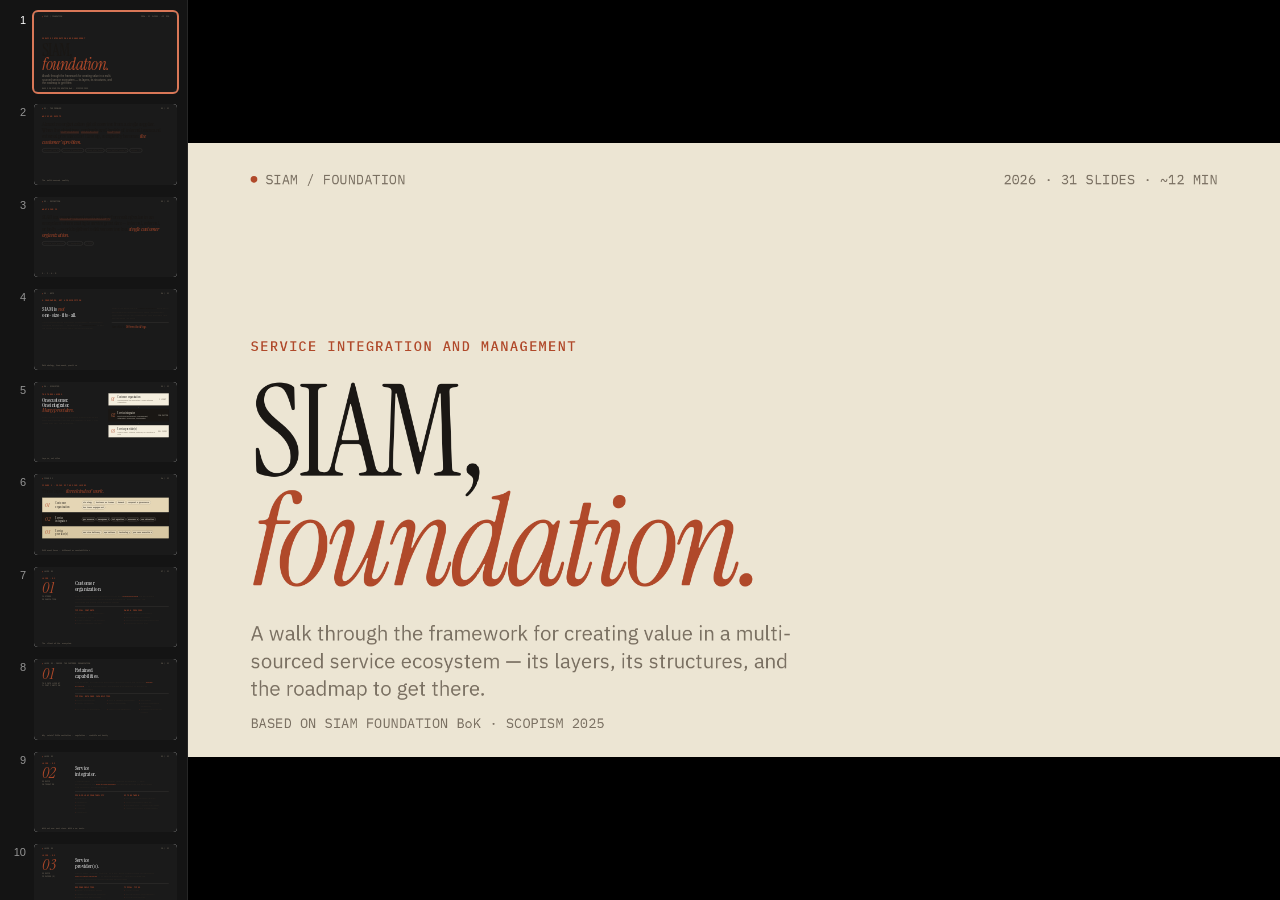
<file: SIAM Foundation v1.html>
<!doctype html>
<html lang="en">
<head>
<meta charset="utf-8" />
<title>SIAM Foundation</title>
<link rel="preconnect" href="https://fonts.googleapis.com">
<link rel="preconnect" href="https://fonts.gstatic.com" crossorigin>
<link href="https://fonts.googleapis.com/css2?family=Instrument+Serif:ital@0;1&family=IBM+Plex+Sans:wght@300;400;500;600&family=IBM+Plex+Mono:wght@400;500&display=swap" rel="stylesheet">
<style>
  :root {
    --bg: #ECE5D3;
    --paper: #F4EEDE;
    --ink: #1A1714;
    --ink-soft: #2C2722;
    --muted: #7A7062;
    --rule: #CFC6B0;
    --accent: #B0492A;
    --accent-soft: #C66B45;

    --type-display: 168px;
    --type-title: 84px;
    --type-section: 64px;
    --type-subtitle: 44px;
    --type-body: 30px;
    --type-small: 24px;
    --type-eyebrow: 24px;
    --type-numeral: 220px;

    --pad-x: 110px;
    --pad-top: 96px;
    --pad-bottom: 96px;
    --gap-title: 56px;
    --gap-item: 28px;
  }

  html, body { margin: 0; padding: 0; background: #1a1a1a; }

  deck-stage section {
    background: var(--bg);
    color: var(--ink);
    font-family: "IBM Plex Sans", system-ui, sans-serif;
    font-weight: 400;
    overflow: hidden;
  }

  /* ---------- layer figure (Figure 1 & 2) ---------- */
  .layer-fig .layers, .layer-fig2 .layers {
    display: flex; flex-direction: column; gap: 14px;
    margin-top: var(--gap-title);
    flex: 1;
  }
  .layer-fig .band, .layer-fig2 .band {
    display: grid;
    grid-template-columns: 100px 320px 1fr;
    gap: 36px;
    padding: 36px 40px;
    border: 1px solid var(--rule);
    background: var(--paper);
    align-items: center;
  }
  .layer-fig .band.l1, .layer-fig2 .band.l1 { background: #E5D6B5; border-color: #C9B98F; }
  .layer-fig .band.l2, .layer-fig2 .band.l2 { background: var(--ink); border-color: var(--ink); color: var(--paper); }
  .layer-fig .band.l3, .layer-fig2 .band.l3 { background: #D8C8A3; border-color: #B8A77E; }
  .layer-fig .band .num, .layer-fig2 .band .num {
    font-family: "Instrument Serif", serif;
    font-style: italic;
    font-size: 80px;
    line-height: 0.85;
    color: var(--accent);
  }
  .layer-fig .band.l2 .num, .layer-fig2 .band.l2 .num { color: var(--accent-soft); }
  .layer-fig .band .name, .layer-fig2 .band .name {
    font-family: "Instrument Serif", serif;
    font-size: 44px;
    line-height: 1.0;
    color: var(--ink);
  }
  .layer-fig .band.l2 .name, .layer-fig2 .band.l2 .name { color: var(--paper); }
  .layer-fig .band .focus, .layer-fig2 .band .focus {
    display: flex; flex-wrap: wrap; gap: 12px 12px;
  }
  .layer-fig .band .pill, .layer-fig2 .band .pill {
    font-family: "IBM Plex Mono", monospace;
    font-size: 24px;
    padding: 10px 18px;
    border: 1px solid rgba(26, 23, 20, 0.22);
    border-radius: 999px;
    color: var(--ink);
    background: rgba(255,255,255,0.18);
    letter-spacing: 0.02em;
  }
  .layer-fig .band.l2 .pill, .layer-fig2 .band.l2 .pill {
    border-color: rgba(244,238,222,0.35);
    color: var(--paper);
    background: rgba(244,238,222,0.06);
  }

  /* Figure 2 — adds a consumers row at top + arrow */
  .layer-fig2 .consumers {
    display: grid;
    grid-template-columns: 100px 320px 1fr;
    gap: 36px;
    padding: 30px 40px;
    border: 1px dashed var(--rule);
    background: transparent;
    align-items: center;
  }
  .layer-fig2 .consumers .ix {
    font-family: "IBM Plex Mono", monospace;
    font-size: 24px;
    letter-spacing: 0.1em;
    color: var(--accent);
  }
  .layer-fig2 .consumers .name {
    font-family: "Instrument Serif", serif;
    font-size: 40px;
    color: var(--ink);
    line-height: 1.0;
  }
  .layer-fig2 .consumers .desc {
    font-size: 24px; color: var(--muted); line-height: 1.35;
  }
  .layer-fig2 .arrow-down {
    text-align: center;
    color: var(--muted);
    font-size: 28px;
    line-height: 1;
    margin: -4px 0;
    letter-spacing: 0.4em;
  }

  /* ---------- layer detail slides (customer org, retained capabilities, service providers) ---------- */
  .layer-detail .layout {
    display: grid;
    grid-template-columns: 360px 1fr;
    gap: 80px;
    margin-top: 8px;
    flex: 1;
  }
  .layer-detail .num {
    font-family: "Instrument Serif", serif;
    font-size: var(--type-numeral);
    line-height: 0.85;
    color: var(--accent);
    font-style: italic;
  }
  .layer-detail .num .sub {
    display: block;
    font-family: "IBM Plex Mono", monospace;
    font-style: normal;
    font-size: 24px;
    color: var(--muted);
    margin-top: 22px;
    letter-spacing: 0.08em;
    line-height: 1.3;
  }
  .layer-detail h2 {
    font-family: "Instrument Serif", serif;
    font-weight: 400;
    font-size: var(--type-title);
    letter-spacing: -0.02em;
    line-height: 0.95;
    margin: 0 0 32px 0;
  }
  .layer-detail .lede {
    font-size: 32px;
    line-height: 1.32;
    color: var(--ink-soft);
    max-width: 1080px;
    margin-bottom: 36px;
  }
  .layer-detail .lede em {
    font-style: italic; color: var(--accent);
  }
  .layer-detail .columns {
    display: grid; grid-template-columns: 1fr 1fr; gap: 60px;
    margin-top: 12px;
    border-top: 1px solid var(--rule);
    padding-top: 32px;
  }
  .layer-detail .col h4 {
    font-family: "IBM Plex Mono", monospace;
    font-size: 24px;
    letter-spacing: 0.1em;
    text-transform: uppercase;
    color: var(--accent);
    margin: 0 0 18px 0;
    font-weight: 500;
  }
  .layer-detail .col ul {
    margin: 0; padding: 0; list-style: none;
    display: flex; flex-direction: column; gap: 12px;
  }
  .layer-detail .col li {
    font-size: 24px; line-height: 1.35; color: var(--ink-soft);
    padding-left: 22px; position: relative;
  }
  .layer-detail .col li::before {
    content: "–"; position: absolute; left: 0; color: var(--accent);
  }
  .layer-detail .col.wide { grid-column: 1 / -1; }
  .layer-detail .col.wide ul {
    display: grid; grid-template-columns: 1fr 1fr 1fr; gap: 12px 32px;
  }

  /* ---------- shared building blocks ---------- */
  .frame {
    position: absolute;
    inset: 0;
    padding: var(--pad-top) var(--pad-x) var(--pad-bottom);
    display: flex;
    flex-direction: column;
    box-sizing: border-box;
  }
  .topbar {
    position: absolute;
    top: 48px;
    left: var(--pad-x);
    right: var(--pad-x);
    display: flex;
    justify-content: space-between;
    align-items: center;
    font-family: "IBM Plex Mono", monospace;
    font-size: var(--type-small);
    color: var(--muted);
    letter-spacing: 0.02em;
  }
  .topbar .mark {
    display: flex; align-items: center; gap: 14px;
  }
  .topbar .dot {
    width: 12px; height: 12px; border-radius: 50%;
    background: var(--accent);
  }
  .bottombar {
    position: absolute;
    bottom: 44px;
    left: var(--pad-x);
    right: var(--pad-x);
    display: flex;
    justify-content: space-between;
    align-items: center;
    font-family: "IBM Plex Mono", monospace;
    font-size: var(--type-small);
    color: var(--muted);
    letter-spacing: 0.02em;
  }
  .eyebrow {
    font-family: "IBM Plex Mono", monospace;
    font-size: var(--type-eyebrow);
    color: var(--accent);
    letter-spacing: 0.12em;
    text-transform: uppercase;
    font-weight: 500;
  }
  .display {
    font-family: "Instrument Serif", serif;
    font-weight: 400;
    line-height: 0.92;
    letter-spacing: -0.02em;
    color: var(--ink);
  }
  .display .it {
    font-style: italic;
    color: var(--accent);
  }
  .body {
    font-size: var(--type-body);
    line-height: 1.42;
    color: var(--ink-soft);
    max-width: 1100px;
  }
  .body strong { color: var(--ink); font-weight: 500; }

  /* ---------- 01 title slide ---------- */
  .title-slide .stack { margin-top: auto; display: flex; flex-direction: column; gap: 40px; }
  .title-slide h1 {
    font-family: "Instrument Serif", serif;
    font-weight: 400;
    font-size: 224px;
    line-height: 0.86;
    letter-spacing: -0.03em;
    margin: 0;
    color: var(--ink);
  }
  .title-slide h1 .it { font-style: italic; color: var(--accent); }
  .title-slide .sub {
    font-size: 36px;
    color: var(--muted);
    max-width: 980px;
    line-height: 1.35;
  }
  .title-meta {
    display: flex; gap: 64px; align-items: flex-end;
    font-family: "IBM Plex Mono", monospace;
    font-size: var(--type-small);
    color: var(--muted);
    letter-spacing: 0.04em;
    text-transform: uppercase;
  }
  .title-meta div span { display: block; color: var(--ink); margin-top: 6px; font-weight: 500; }

  /* ---------- problem / hero text slides ---------- */
  .hero .body-xl {
    font-family: "Instrument Serif", serif;
    font-size: 76px;
    line-height: 1.08;
    letter-spacing: -0.015em;
    color: var(--ink);
    max-width: 1600px;
  }
  .hero .body-xl b {
    font-weight: 400;
    background: linear-gradient(180deg, transparent 62%, rgba(176,73,42,0.22) 62%);
    padding: 0 4px;
  }
  .hero .body-xl em { font-style: italic; color: var(--accent); }

  /* tag chips */
  .chips { display: flex; flex-wrap: wrap; gap: 16px 20px; margin-top: 44px; }
  .chip {
    font-family: "IBM Plex Mono", monospace;
    font-size: 24px;
    padding: 10px 18px;
    border: 1px solid var(--rule);
    border-radius: 999px;
    color: var(--ink-soft);
    letter-spacing: 0.02em;
  }

  /* ---------- section divider ---------- */
  .section-slide {
    background: var(--ink) !important;
    color: var(--paper);
  }
  .section-slide .topbar,
  .section-slide .bottombar { color: rgba(244,238,222,0.55); }
  .section-slide .topbar .dot { background: var(--accent-soft); }
  .section-slide .eyebrow { color: var(--accent-soft); }
  .section-slide .num {
    font-family: "Instrument Serif", serif;
    font-size: 360px;
    line-height: 0.85;
    color: var(--accent-soft);
    font-style: italic;
  }
  .section-slide h2 {
    font-family: "Instrument Serif", serif;
    font-weight: 400;
    font-size: 132px;
    line-height: 0.92;
    margin: 0;
    color: var(--paper);
    letter-spacing: -0.02em;
  }
  .section-slide .sub {
    font-size: 30px;
    color: rgba(244,238,222,0.7);
    max-width: 900px;
    line-height: 1.4;
    margin-top: 28px;
  }
  .section-slide .layout {
    display: grid;
    grid-template-columns: 480px 1fr;
    gap: 80px;
    align-items: end;
    height: 100%;
  }

  /* ---------- explainer slide ---------- */
  .explainer h2 {
    font-family: "Instrument Serif", serif;
    font-weight: 400;
    font-size: var(--type-title);
    letter-spacing: -0.02em;
    line-height: 0.95;
    margin: 0 0 36px 0;
  }
  .explainer .layout {
    display: grid;
    grid-template-columns: 1.1fr 1fr;
    gap: 90px;
    align-items: start;
    margin-top: var(--gap-title);
    flex: 1;
  }
  .explainer .kicker {
    margin-top: 40px;
    font-family: "Instrument Serif", serif;
    font-style: italic;
    font-size: 40px;
    line-height: 1.22;
    color: var(--ink);
    max-width: 800px;
    padding-top: 28px;
    border-top: 1px solid var(--rule);
  }
  .explainer .kicker em { font-style: italic; color: var(--accent); }

  /* ---------- ecosystem diagram ---------- */
  .ecosystem .layout { flex: 1; display: grid; grid-template-columns: 1fr 1fr; gap: 80px; margin-top: var(--gap-title); align-items: stretch; }
  .ecosystem .stack-diagram {
    display: flex; flex-direction: column; gap: 14px;
  }
  .ecosystem .layer {
    border: 1px solid var(--rule);
    background: var(--paper);
    padding: 28px 32px;
    display: grid;
    grid-template-columns: 60px 1fr 110px;
    gap: 28px;
    align-items: center;
  }
  .ecosystem .layer.featured {
    background: var(--ink);
    color: var(--paper);
    border-color: var(--ink);
  }
  .ecosystem .layer.featured .lname,
  .ecosystem .layer.featured .role { color: var(--paper); }
  .ecosystem .layer.featured .lnum { color: var(--accent-soft); }
  .ecosystem .layer .lnum {
    font-family: "Instrument Serif", serif;
    font-style: italic;
    font-size: 64px;
    line-height: 0.9;
    color: var(--accent);
  }
  .ecosystem .layer .lname {
    font-family: "Instrument Serif", serif;
    font-size: 40px;
    line-height: 1.05;
    color: var(--ink);
  }
  .ecosystem .layer .role {
    font-family: "IBM Plex Mono", monospace;
    font-size: 24px;
    color: var(--muted);
    letter-spacing: 0.06em;
    text-align: right;
  }
  .ecosystem .arrow {
    text-align: center;
    color: var(--muted);
    font-size: 28px;
    margin: -4px 0;
  }
  .ecosystem .desc h3 {
    font-family: "IBM Plex Mono", monospace;
    font-size: 24px;
    letter-spacing: 0.1em;
    text-transform: uppercase;
    color: var(--accent);
    margin: 0 0 18px 0;
    font-weight: 500;
  }
  .ecosystem .desc h2 {
    font-family: "Instrument Serif", serif;
    font-weight: 400;
    font-size: 76px;
    letter-spacing: -0.02em;
    line-height: 0.95;
    margin: 0 0 28px 0;
  }

  /* ---------- service integrator slide ---------- */
  .si .layout { flex: 1; display: grid; grid-template-columns: 380px 1fr; gap: 80px; margin-top: 8px; }
  .si .num {
    font-family: "Instrument Serif", serif;
    font-size: 280px;
    line-height: 0.85;
    color: var(--accent);
    font-style: italic;
  }
  .si h2 {
    font-family: "Instrument Serif", serif;
    font-weight: 400;
    font-size: var(--type-title);
    letter-spacing: -0.02em;
    line-height: 0.95;
    margin: 0 0 36px 0;
  }
  .si .lede {
    font-size: 32px; line-height: 1.32; color: var(--ink-soft); max-width: 1100px; margin-bottom: 48px;
  }
  .si .fivefold {
    display: grid; grid-template-columns: repeat(5, 1fr); gap: 18px; margin-top: 12px;
  }
  .si .fivefold .item {
    border: 1px solid var(--rule);
    padding: 22px 20px;
    background: var(--paper);
    display: flex; flex-direction: column; gap: 8px;
  }
  .si .fivefold .item .n {
    font-family: "IBM Plex Mono", monospace;
    font-size: 24px;
    color: var(--accent);
    letter-spacing: 0.08em;
  }
  .si .fivefold .item .t {
    font-family: "Instrument Serif", serif;
    font-size: 30px;
    line-height: 1.1;
    color: var(--ink);
  }

  /* ---------- 3 levels ---------- */
  .levels .grid { flex: 1; display: grid; grid-template-columns: repeat(3, 1fr); gap: 28px; margin-top: var(--gap-title); }
  .levels .card {
    border: 1px solid var(--rule);
    background: var(--paper);
    padding: 44px 40px;
    display: flex; flex-direction: column; gap: 18px;
  }
  .levels .card .ix {
    font-family: "IBM Plex Mono", monospace;
    font-size: 24px;
    color: var(--accent);
    letter-spacing: 0.1em;
    text-transform: uppercase;
  }
  .levels .card h3 {
    font-family: "Instrument Serif", serif;
    font-weight: 400;
    font-size: 60px;
    line-height: 0.95;
    margin: 0;
    color: var(--ink);
  }
  .levels .card p {
    font-size: 24px; line-height: 1.4; color: var(--muted); margin: 0;
  }
  .levels .card .who {
    margin-top: auto;
    padding-top: 22px;
    border-top: 1px solid var(--rule);
    font-family: "IBM Plex Mono", monospace;
    font-size: 24px;
    color: var(--ink-soft);
    letter-spacing: 0.04em;
  }

  /* ---------- structure (4 variants) slide ---------- */
  .struct .layout {
    display: grid;
    grid-template-columns: 360px 1fr;
    gap: 80px;
    margin-top: 8px;
    flex: 1;
  }
  .struct .num {
    font-family: "Instrument Serif", serif;
    font-size: var(--type-numeral);
    line-height: 0.85;
    color: var(--accent);
    font-style: italic;
  }
  .struct h2 {
    font-family: "Instrument Serif", serif;
    font-weight: 400;
    font-size: var(--type-title);
    letter-spacing: -0.02em;
    line-height: 0.95;
    margin: 0 0 32px 0;
  }
  .struct .lede {
    font-size: 32px;
    line-height: 1.32;
    color: var(--ink-soft);
    max-width: 1080px;
    margin-bottom: 36px;
  }
  .struct .columns {
    display: grid; grid-template-columns: 1fr 1fr; gap: 60px;
    margin-top: 28px;
    border-top: 1px solid var(--rule);
    padding-top: 32px;
  }
  .struct .col h4 {
    font-family: "IBM Plex Mono", monospace;
    font-size: 24px;
    letter-spacing: 0.1em;
    text-transform: uppercase;
    color: var(--accent);
    margin: 0 0 18px 0;
    font-weight: 500;
  }
  .struct .col ul {
    margin: 0; padding: 0; list-style: none;
    display: flex; flex-direction: column; gap: 14px;
  }
  .struct .col li {
    font-size: 24px; line-height: 1.35; color: var(--ink-soft);
    padding-left: 22px; position: relative;
  }
  .struct .col li::before {
    content: "–";
    position: absolute; left: 0; color: var(--accent);
  }

  /* ---------- roadmap overview ---------- */
  .roadmap .timeline { flex: 1; display: grid; grid-template-columns: repeat(4, 1fr); gap: 24px; margin-top: var(--gap-title); }
  .roadmap .stage {
    border: 1px solid var(--rule);
    background: var(--paper);
    padding: 36px 32px;
    display: flex; flex-direction: column; gap: 16px;
    position: relative;
  }
  .roadmap .stage .num {
    font-family: "Instrument Serif", serif;
    font-style: italic;
    font-size: 96px;
    line-height: 0.85;
    color: var(--accent);
  }
  .roadmap .stage h3 {
    font-family: "Instrument Serif", serif;
    font-weight: 400;
    font-size: 40px;
    line-height: 1.0;
    margin: 0;
    color: var(--ink);
  }
  .roadmap .stage p {
    font-size: 24px; line-height: 1.4; color: var(--muted); margin: 0;
  }
  .roadmap .stage .tag {
    margin-top: auto;
    font-family: "IBM Plex Mono", monospace;
    font-size: 24px;
    letter-spacing: 0.06em;
    color: var(--ink-soft);
    padding-top: 18px;
    border-top: 1px solid var(--rule);
  }

  /* ---------- roadmap stage detail ---------- */
  .stage-detail .layout {
    flex: 1;
    display: grid;
    grid-template-columns: 320px 1fr;
    gap: 80px;
    margin-top: 8px;
  }
  .stage-detail .num {
    font-family: "Instrument Serif", serif;
    font-size: var(--type-numeral);
    line-height: 0.85;
    color: var(--accent);
    font-style: italic;
  }
  .stage-detail h2 {
    font-family: "Instrument Serif", serif;
    font-weight: 400;
    font-size: var(--type-title);
    letter-spacing: -0.02em;
    line-height: 0.95;
    margin: 0 0 24px 0;
  }
  .stage-detail .obj {
    font-family: "Instrument Serif", serif;
    font-style: italic;
    font-size: 38px;
    line-height: 1.25;
    color: var(--ink);
    max-width: 1080px;
    padding-bottom: 36px;
    border-bottom: 1px solid var(--rule);
    margin-bottom: 36px;
  }
  .stage-detail .grid {
    display: grid; grid-template-columns: 1fr 1fr; gap: 60px;
  }
  .stage-detail .grid h4 {
    font-family: "IBM Plex Mono", monospace;
    font-size: 24px;
    letter-spacing: 0.1em;
    text-transform: uppercase;
    color: var(--accent);
    margin: 0 0 18px 0;
    font-weight: 500;
  }
  .stage-detail .grid ul {
    margin: 0; padding: 0; list-style: none;
    display: flex; flex-direction: column; gap: 12px;
  }
  .stage-detail .grid li {
    font-size: 24px; line-height: 1.35; color: var(--ink-soft);
    padding-left: 22px; position: relative;
  }
  .stage-detail .grid li::before {
    content: "–";
    position: absolute; left: 0; color: var(--accent);
  }

  /* ---------- roles / practices ---------- */
  .three-col .grid { flex: 1; display: grid; grid-template-columns: repeat(3, 1fr); gap: 24px; margin-top: var(--gap-title); }
  .four-col .grid { flex: 1; display: grid; grid-template-columns: repeat(4, 1fr); gap: 24px; margin-top: var(--gap-title); }
  .four-col .card, .three-col .card {
    border: 1px solid var(--rule);
    background: var(--paper);
    padding: 36px 32px;
    display: flex; flex-direction: column; gap: 14px;
  }
  .four-col .card .ix, .three-col .card .ix {
    font-family: "IBM Plex Mono", monospace;
    font-size: 24px;
    color: var(--accent);
    letter-spacing: 0.08em;
  }
  .four-col .card h3, .three-col .card h3 {
    font-family: "Instrument Serif", serif;
    font-weight: 400;
    font-size: 44px;
    line-height: 1.0;
    margin: 0;
    color: var(--ink);
  }
  .four-col .card p, .three-col .card p {
    margin: 0; font-size: 24px; line-height: 1.42; color: var(--muted);
  }
  .three-col .card ul, .four-col .card ul {
    margin: 8px 0 0 0; padding: 0; list-style: none;
    display: flex; flex-direction: column; gap: 10px;
  }
  .three-col .card li, .four-col .card li {
    font-size: 24px; line-height: 1.35; color: var(--ink-soft);
    padding-left: 22px; position: relative;
  }
  .three-col .card li::before, .four-col .card li::before {
    content: "–"; position: absolute; left: 0; color: var(--accent);
  }

  /* ---------- drivers (5 column wide) ---------- */
  .drivers .grid { flex: 1; display: grid; grid-template-columns: repeat(5, 1fr); gap: 18px; margin-top: var(--gap-title); }
  .drivers .card {
    border: 1px solid var(--rule);
    background: var(--paper);
    padding: 32px 26px;
    display: flex; flex-direction: column; gap: 32px;
  }
  .drivers .card .n {
    font-family: "Instrument Serif", serif;
    font-style: italic;
    font-size: 72px;
    line-height: 0.85;
    color: var(--accent);
  }
  .drivers .card h3 {
    font-family: "Instrument Serif", serif;
    font-weight: 400;
    font-size: 32px;
    line-height: 1.4;
    margin: 0 0 12px 0;
    color: var(--ink);
  }
  .drivers .card p {
    margin: 0; font-size: 24px; line-height: 1.4; color: var(--muted);
  }

  /* ---------- recap ---------- */
  .recap .layout {
    display: grid;
    grid-template-columns: 1fr 1fr;
    gap: 80px;
    margin-top: var(--gap-title);
    flex: 1;
  }
  .recap h3 {
    font-family: "IBM Plex Mono", monospace;
    font-size: 24px;
    letter-spacing: 0.1em;
    text-transform: uppercase;
    color: var(--accent);
    margin: 0 0 24px 0;
    font-weight: 500;
  }
  .recap .item {
    border-top: 1px solid var(--rule);
    padding: 32px 0;
    display: grid;
    grid-template-columns: 60px 1fr;
    gap: 24px;
    align-items: baseline;
  }
  .recap .item:last-child { border-bottom: 1px solid var(--rule); }
  .recap .item .n {
    font-family: "IBM Plex Mono", monospace;
    font-size: 24px;
    color: var(--muted);
  }
  .recap .item .t {
    font-family: "Instrument Serif", serif;
    font-size: 34px;
    line-height: 1.18;
    color: var(--ink);
  }
  .recap .item .t em {
    font-style: italic;
    color: var(--accent);
  }

  /* ---------- closing ---------- */
  .end-slide { background: var(--ink) !important; color: var(--paper); }
  .end-slide .topbar, .end-slide .bottombar { color: rgba(244,238,222,0.55); }
  .end-slide .topbar .dot { background: var(--accent-soft); }
  .end-slide .stack { margin: auto 0; display: flex; flex-direction: column; gap: 40px; }
  .end-slide h2 {
    font-family: "Instrument Serif", serif;
    font-weight: 400;
    font-size: 200px;
    line-height: 0.9;
    letter-spacing: -0.02em;
    margin: 0;
    color: var(--paper);
  }
  .end-slide h2 .it { font-style: italic; color: var(--accent-soft); }
  .end-slide .sub {
    font-size: 32px;
    color: rgba(244,238,222,0.7);
    max-width: 900px;
    line-height: 1.4;
  }
</style>

<script type="application/json" id="speaker-notes">
[
  "Welcome. This is a Foundation-level walk through Service Integration and Management — SIAM for short. Over the next twelve minutes or so, we'll cover what SIAM is, the three-layer ecosystem at its heart, the four ways organizations choose to structure it, the roadmap for implementing it, and the people, practices and drivers that make it work. Whether you sit on the customer side, in a service provider, or somewhere in between, the goal is for you to leave with a clear mental model.",
  "Let's start with the problem SIAM is built to solve. Hardly any organization today gets its IT — or really any of its services — from a single supplier. You've got internal teams, external providers, cloud platforms, specialist vendors, all delivering pieces of what the end user experiences as one service. When their objectives, contracts and targets don't line up, that complexity becomes the customer's problem. SIAM exists to manage that complexity.",
  "So here's the definition. SIAM is a management methodology used to create value in an ecosystem where multiple service providers — internal, external, or both — deliver services together. Its key invention is the idea of a service integrator: a capability accountable for end-to-end delivery. The integrator sits between the customer and the providers, providing governance, management, integration, assurance and coordination across the whole ecosystem.",
  "One important nuance before we go deeper. The SIAM Foundation guidance is very explicit that SIAM is not prescriptive. It's a framework of guidelines, best practices, concepts and models — designed to be applied flexibly to your specific multi-sourced ecosystem. There's no single right way to do SIAM. What you'll see in the next few slides are the building blocks; how you assemble them depends on your organization.",
  "The SIAM ecosystem has three layers. At the top, the customer organization — the client commissioning the whole thing, including its retained capabilities like procurement, enterprise architecture, and corporate governance. In the middle, the service integrator — the engine room of SIAM. At the bottom, the service providers — one or many, internal or external, each delivering a piece of the end-to-end service. Each layer has a defined role; each must be capable and mature enough to play it.",
  "Figure 1 in the SIAM Foundation guide breaks down the focus of each layer. The customer organization concerns itself with strategic direction, business outcomes, demand and governance. The service integrator handles end-to-end governance, integration, assurance and coordination. The service providers focus on day-to-day service delivery, operations, and the technology that makes it possible. Three layers, three distinct kinds of work — and that division is what allows the ecosystem to function without anyone stepping on each other's toes.",
  "Let's go through each layer in detail, starting at the top. The customer organization is the client making the transition to SIAM — the entity commissioning the whole ecosystem. Inside it you'll find the usual business units: HR, finance, sales, an internal IT function, and so on. Crucially, the customer organization also has its own customers — the end users of the products and services it produces. It owns the contracts with all external providers, owns the relationship with the integrator if it's external, and provides corporate governance over any internal teams operating as service providers.",
  "Inside the customer organization sit the retained capabilities — sometimes called the 'intelligent client function'. These are the strategic, architectural and governance functions that stay under the customer's direct control: enterprise architecture, policy and standards, procurement, contract management, demand management, financial management, service portfolio management, corporate risk, and governance of the service integrator itself. Why retain these? Because they're business-differentiating, or because legislation requires it, or because you need the in-house skills, knowledge and authority to govern your providers credibly. Without strong retained capabilities, even a great external integrator will struggle.",
  "Let's zoom in on that middle layer, because it's where SIAM lives or dies. The service integrator is a logical entity — it might be one team or several, internal or external — that the customer holds accountable for end-to-end delivery. Its job has five sides: governance, management, integration, assurance, and coordination across every provider in the ecosystem. Think of it as the conductor of the orchestra. Without one, you have musicians; with one, you have music.",
  "Layer three is the service providers. There are usually several. Each one is responsible for the delivery of one or more services — or service elements — and for managing the products, technology and processes behind them. Internal or external, large or small, generalist or specialist — what they have in common is that they're producing the work that flows up through the integrator to the customer organization. The role of SIAM is to make sure their individual contributions add up to a coherent end-to-end experience.",
  "Figure 2 extends the picture. It's the same three layers, but now you can see the end consumers — the people who actually use the services the customer organization produces. Services flow upward: providers produce them, the integrator coordinates and assures them, the customer organization receives and owns them, and the end consumers ultimately use them. This view matters because it makes clear who SIAM is really serving. The integrator isn't accountable to itself, or even to the customer organization in isolation — it's accountable for an outcome that reaches all the way to those consumers at the top of the diagram.",
  "SIAM governance operates at three levels, and you'll see this pattern echoed in the boards, forums and working groups we set up. Strategic — long-term direction, executive sponsorship, alignment with business goals. Tactical — designing how processes, tools and data flow across providers. Operational — the day-to-day delivery, incidents, changes, performance. Each level has its own cadence, its own decision rights, and its own audience.",
  "Now we get to a practical question. The customer commissions the ecosystem — but who actually plays the service integrator role? There are four canonical structures, and the choice shapes everything that follows: cost, control, agility, and the kind of risks you'll face. Let's walk through each.",
  "Structure one: the customer organization plays service integrator itself. This is the right choice when you have the capability in-house, when you want maximum control, and when the work is sensitive enough that you don't want a third party in the middle. The upside is independence and direct accountability. The downside is that you have to build and maintain the integrator capability — and your internal providers may not always accept the authority of your internal integrator.",
  "Structure two: an external organization is appointed to be the service integrator. This works when the customer doesn't have — and doesn't want to build — the integration capability internally. The advantage is buying in mature expertise quickly. The risk is that the external integrator has no real authority over the service providers without explicit empowerment from the customer; if you don't back them, they become a paper tiger.",
  "Structure three: one of your service providers — usually the biggest — takes on the integrator role as well. This is often a transitional shape. The advantage is simplicity: one contract, one prime. The disadvantage is the obvious conflict of interest. The lead supplier is being asked to objectively integrate and assure work it is also delivering. That bias is real and has to be actively managed.",
  "Structure four: a hybrid. The customer collaborates with one or more external organizations to share the integrator role between them. This is the right answer when no single party — internal or external — has every capability needed. It's flexible and powerful, but it requires the most thought about boundaries: who decides what, who escalates to whom, who is accountable for what end-to-end.",
  "So that's what SIAM is and how you can structure it. The other half of the picture is how you get there. The SIAM Foundation describes a four-stage roadmap. It is described as an example plan — not a rigid sequence — but most successful adoptions follow this shape.",
  "Discovery & Strategy — work out why you're doing this and what good looks like. Plan & Build — design the model and stand it up. Implement — transition from the old world to the new. Run & Improve — operate the ecosystem and keep refining it. The work compounds: the better your discovery, the smoother your implement; the better your implement, the more value you get from run and improve.",
  "Stage one — Discovery and Strategy. The objective is to understand where you are, decide whether SIAM is the right answer, and if so, define the strategy and outline business case. You'll establish the project, map your existing services and sourcing, assess your maturity, scan the marketplace, and produce a high-level SIAM model. The key deliverable is a clear-eyed view of whether SIAM is going to deliver enough value to justify the cost and disruption of getting there.",
  "Stage two — Plan and Build. Now you turn the outline into something you can implement. You design the detailed SIAM model, approve the full business case, kick off organizational change management, and appoint the players: the service integrator first, then the service providers, along with contracts that make all of this real.",
  "Stage three — Implement. This is where you make the transition from the as-is to the to-be. The hardest part isn't the new model — it's bringing the existing services across without breaking them. Protect what's already running. Manage the cultural shift. Stand up the boards and forums. By the end of this stage the new SIAM model is in place and operating.",
  "Stage four — Run and Improve. SIAM is now business as usual. The work shifts from project mode to continuous management: running the governance bodies, measuring end-to-end performance, identifying improvements, and adapting the ecosystem as the business and the technology landscape change. This stage never really ends — and that's the point.",
  "Underneath all of this sits a layer of roles and structural elements. SIAM defines roles at every layer — service owners, process owners, service managers, integration managers, and so on. And it organizes the work through three kinds of structural element: boards for governance decisions, forums for collaboration on a topic, and working groups for time-boxed problem solving. Each runs at one of those three governance levels we saw earlier — strategic, tactical, operational.",
  "SIAM also defines four areas of practice, each with its own recommendations. People practices — managing cross-functional teams and collaboration. Process practices — integrating processes across providers. Measurement practices — reporting on end-to-end services rather than per-provider SLAs. Technology practices — the tooling strategy that makes data flow across the ecosystem. None of these is unique to SIAM. What is unique is integrating them across multiple providers.",
  "Why do organizations actually adopt SIAM? The Foundation guidance groups the drivers into five categories. Service satisfaction — fixing the gap between green dashboards and unhappy customers. Service and sourcing landscape — coping with the reality of multi-sourcing and shadow IT. Operational efficiencies — through standardization and consolidation. External drivers — corporate governance and regulatory pressure. Commercial drivers — making the contracts and the integration economics work.",
  "And the payoff. Four benefit groups. Improved service quality — services that are more reliable end-to-end. Optimized costs and increased value — through better integration, not just cheaper providers. Improved governance and control — clearer accountability across the ecosystem. Improved flexibility and pace — the ability to swap, scale or evolve providers without breaking the whole.",
  "A word on culture, because this is where SIAM transformations most often fail. Effective SIAM requires control to be balanced with trust, openness, and collaboration. Organizations that have run on command-and-control will find this hard. The transition isn't a technology project — it's a behavioral one. Plan for it, invest in it, and don't pretend a new operating model will fix old habits on its own.",
  "Finally, the honest list. SIAM is hard. Building the business case is hard. Cultural change is hard. Commercial structures are hard to get right. Measuring end-to-end success across multiple providers is hard. None of these are reasons not to do SIAM — they are reasons to do it deliberately, with eyes open, and with a roadmap that gives each one room.",
  "Let's recap. SIAM is a framework for creating value in a multi-sourced ecosystem. Its key concept is the service integrator. There are four structures you can choose from, a four-stage roadmap to get there, and people, process, measurement and technology practices that make it work day-to-day. The drivers are real, the benefits are real, and the cultural shift is the hardest part of the whole thing.",
  "Thank you for spending this time with me. There is a lot more depth in the full SIAM Foundation body of knowledge — this was the introductory pass. If this gave you a clearer mental model of what SIAM is and how it gets built, the lecture did its job. See you in the next one."
]
</script>
</head>
<body>

<script src="deck-stage.js"></script>

<deck-stage width="1920" height="1080">

  <!-- 01 TITLE -->
  <section data-label="01 Title" class="title-slide">
    <div class="frame">
      <div class="topbar">
        <div class="mark"><span class="dot"></span><span>SIAM / FOUNDATION</span></div>
        <div>2026 · 31 SLIDES · ~12 MIN</div>
      </div>
      <div class="stack">
        <div class="eyebrow">Service Integration and Management</div>
        <h1>SIAM,<br/><span class="it">foundation.</span></h1>
        <div class="sub">A walk through the framework for creating value in a multi-sourced service ecosystem — its layers, its structures, and the roadmap to get there.</div></div>
      </div>
      <div class="bottombar"><div>BASED ON SIAM FOUNDATION BoK · SCOPISM 2025</div>
      </div>
    </div>
  </section>

  <!-- 02 WHY SIAM EXISTS -->
  <section data-label="02 Why SIAM exists" class="hero">
    <div class="frame">
      <div class="topbar">
        <div class="mark"><span class="dot"></span><span>01 · THE PROBLEM</span></div>
        <div>02 / 31</div>
      </div>
      <div style="margin-top: 60px;">
        <div class="eyebrow" style="margin-bottom: 36px;">Why SIAM exists</div>
        <div class="body-xl">
          Almost no organization gets its services from a single supplier. When the <b>objectives</b>, <b>contracts</b> and <b>targets</b> of internal teams and external providers don't line up, complexity becomes <em>the customer's problem.</em>
        </div>
        <div class="chips">
          <span class="chip">internal teams</span>
          <span class="chip">external providers</span>
          <span class="chip">cloud platforms</span>
          <span class="chip">specialist vendors</span>
          <span class="chip">shadow IT</span>
        </div>
      </div>
      <div class="bottombar">
        <div>The multi-sourced reality</div></div>
    </div>
  </section>

  <!-- 03 WHAT SIAM IS -->
  <section data-label="03 What SIAM is" class="hero">
    <div class="frame">
      <div class="topbar">
        <div class="mark"><span class="dot"></span><span>02 · DEFINITION</span></div>
        <div>03 / 31</div>
      </div>
      <div style="margin-top: 60px;">
        <div class="eyebrow" style="margin-bottom: 36px;">What SIAM is</div>
        <div class="body-xl">
          SIAM is a <b>management methodology</b> for creating value in an ecosystem where multiple service providers — internal, external, or both — work together to deliver services to a <em>single customer organization.</em>
        </div>
        <div class="chips">
          <span class="chip">service integration</span>
          <span class="chip">+ management</span>
          <span class="chip">= SIAM</span>
        </div>
      </div>
      <div class="bottombar">
        <div>S · I · A · M</div></div>
    </div>
  </section>

  <!-- 04 FRAMEWORK, NOT METHODOLOGY -->
  <section data-label="04 Framework, not prescription" class="explainer">
    <div class="frame">
      <div class="topbar">
        <div class="mark"><span class="dot"></span><span>03 · NOTE</span></div>
        <div>04 / 31</div>
      </div>
      <div class="eyebrow" style="margin-top: 40px;">A framework, not a prescription</div>

      <div class="layout">
        <div>
          <h2>SIAM is <span style="font-style:italic;color:var(--accent);">not</span><br/>one-size-fits-all.</h2>
          <div class="body">
            It is a comprehensive framework of guidelines, best practices, concepts and models — designed to be <strong>applied flexibly</strong> to suit the needs of your specific multi-sourced ecosystem.
          </div>
        </div>
        <div>
          <div class="body" style="margin-top: 20px;">
            What SIAM gives you is a <strong>shared vocabulary</strong> and a set of well-understood building blocks. What you build with them depends on your organization, your providers, and the outcomes you need.
          </div>
          <div class="kicker">
            Same blocks. <em>Different buildings.</em>
          </div>
        </div>
      </div>

      <div class="bottombar">
        <div>Methodology, framework, practice</div></div>
    </div>
  </section>

  <!-- 05 THE THREE LAYERS / ECOSYSTEM -->
  <section data-label="05 The SIAM ecosystem" class="ecosystem">
    <div class="frame">
      <div class="topbar">
        <div class="mark"><span class="dot"></span><span>04 · ECOSYSTEM</span></div>
        <div>05 / 31</div>
      </div>

      <div class="layout">
        <div class="desc">
          <h3>The three layers</h3>
          <h2>One customer.<br/>One integrator.<br/><span style="font-style:italic;color:var(--accent);">Many providers.</span></h2>
          <div class="body">
            Every SIAM ecosystem is structured around three layers, each with a defined role and the capability to play it. The shape may vary; the layers don't.
          </div>
        </div>

        <div class="stack-diagram">
          <div class="layer">
            <div class="lnum">01</div>
            <div>
              <div class="lname">Customer organization</div>
              <div style="font-size:24px;color:var(--muted);margin-top:6px;">Commissions the ecosystem · holds retained capabilities</div>
            </div>
            <div class="role">CLIENT</div>
          </div>
          <div class="arrow">↓</div>
          <div class="layer featured">
            <div class="lnum">02</div>
            <div>
              <div class="lname">Service integrator</div>
              <div style="font-size:24px;color:rgba(244,238,222,0.7);margin-top:6px;">End-to-end governance, management, integration, assurance, coordination</div>
            </div>
            <div class="role" style="color:rgba(244,238,222,0.65) !important;">CONDUCTOR</div>
          </div>
          <div class="arrow">↓</div>
          <div class="layer">
            <div class="lnum">03</div>
            <div>
              <div class="lname">Service provider(s)</div>
              <div style="font-size:24px;color:var(--muted);margin-top:6px;">One or many · internal, external, or a mixture of both</div>
            </div>
            <div class="role">DELIVERY</div>
          </div>
        </div>
      </div>

      <div class="bottombar">
        <div>Layers, not silos</div></div>
    </div>
  </section>

  <!-- 06 FIGURE 1 - FOCUS OF THE SIAM LAYERS -->
  <section data-label="06 Figure 1 · Focus of the SIAM layers" class="layer-fig">
    <div class="frame">
      <div class="topbar">
        <div class="mark"><span class="dot"></span><span>FIGURE 1</span></div>
        <div>06 / 31</div>
      </div>
      <div style="margin-top: 40px;">
        <div class="eyebrow" style="margin-bottom: 24px;">Figure 1 · Focus of the SIAM layers</div>
        <h2 class="display" style="font-size: 76px; margin: 0;">Three layers, <span class="it">three kinds of work.</span></h2>
      </div>

      <div class="layers">
        <div class="band l1">
          <div class="num">01</div>
          <div class="name">Customer<br/>organization</div>
          <div class="focus">
            <span class="pill">strategy</span>
            <span class="pill">business outcomes</span>
            <span class="pill">demand</span>
            <span class="pill">corporate governance</span>
            <span class="pill">business engagement</span>
          </div>
        </div>
        <div class="band l2">
          <div class="num">02</div>
          <div class="name">Service<br/>integrator</div>
          <div class="focus">
            <span class="pill">governance</span>
            <span class="pill">management</span>
            <span class="pill">integration</span>
            <span class="pill">assurance</span>
            <span class="pill">coordination</span>
          </div>
        </div>
        <div class="band l3">
          <div class="num">03</div>
          <div class="name">Service<br/>provider(s)</div>
          <div class="focus">
            <span class="pill">service delivery</span>
            <span class="pill">operations</span>
            <span class="pill">technology</span>
            <span class="pill">process execution</span>
          </div>
        </div>
      </div>

      <div class="bottombar">
        <div>Different focus · different accountabilities</div>
      </div>
    </div>
  </section>

  <!-- 07 CUSTOMER ORGANIZATION -->
  <section data-label="07 Customer organization" class="layer-detail">
    <div class="frame">
      <div class="topbar">
        <div class="mark"><span class="dot"></span><span>LAYER 01</span></div>
        <div>07 / 31</div>
      </div>
      <div class="eyebrow" style="margin-top: 40px;">Layer · 01</div>

      <div class="layout">
        <div class="num">01<span class="sub">CUSTOMER<br/>ORGANIZATION</span></div>
        <div>
          <h2>Customer<br/>organization.</h2>
          <div class="lede">The client making the transition to SIAM and <em>commissioning</em> the ecosystem. It owns the contracts, the corporate governance, and ultimately the outcomes the whole thing exists to deliver.</div>

          <div class="columns">
            <div class="col">
              <h4>Typical contents</h4>
              <ul>
                <li>Business units (HR, finance, sales)</li>
                <li>An internal IT function</li>
                <li>Its own customers — the end users</li>
                <li>Retained capabilities (next slide)</li>
              </ul>
            </div>
            <div class="col">
              <h4>Owns &amp; provides</h4>
              <ul>
                <li>Contracts with external providers</li>
                <li>Relationship with the integrator</li>
                <li>Corporate governance over internal teams</li>
                <li>The business case for SIAM</li>
              </ul>
            </div>
          </div>
        </div>
      </div>

      <div class="bottombar">
        <div>The client of the ecosystem</div>
      </div>
    </div>
  </section>

  <!-- 08 RETAINED CAPABILITIES -->
  <section data-label="08 Retained capabilities" class="layer-detail">
    <div class="frame">
      <div class="topbar">
        <div class="mark"><span class="dot"></span><span>LAYER 01 · INSIDE THE CUSTOMER ORGANIZATION</span></div>
        <div>08 / 31</div>
      </div>

      <div class="layout">
        <div class="num">01<span class="sub">THE INTELLIGENT<br/>CLIENT FUNCTION</span></div>
        <div>
          <h2>Retained<br/>capabilities.</h2>
          <div class="lede">The strategic, architectural and governance functions the customer <em>keeps in-house</em> — so it has the skills, knowledge and authority to govern its providers credibly.</div>

          <div class="columns">
            <div class="col wide">
              <h4>Typical retained capabilities</h4>
              <ul>
                <li>Enterprise architecture</li>
                <li>Policy &amp; standards management</li>
                <li>Procurement</li>
                <li>Contract management</li>
                <li>Demand management</li>
                <li>Financial &amp; commercial management</li>
                <li>Service portfolio management</li>
                <li>Corporate risk management</li>
                <li>Governance of the service integrator</li>
              </ul>
            </div>
          </div>
        </div>
      </div>

      <div class="bottombar">
        <div>Why retain? Differentiation · regulation · credible authority</div>
      </div>
    </div>
  </section>

  <!-- 09 SERVICE INTEGRATOR (LAYER 02) -->
  <section data-label="09 Service integrator" class="layer-detail">
    <div class="frame">
      <div class="topbar">
        <div class="mark"><span class="dot"></span><span>LAYER 02</span></div>
        <div>09 / 31</div>
      </div>
      <div class="eyebrow" style="margin-top: 40px;">Layer · 02</div>

      <div class="layout">
        <div class="num">02<span class="sub">SERVICE<br/>INTEGRATOR</span></div>
        <div>
          <h2>Service<br/>integrator.</h2>
          <div class="lede">A logical entity — one team or several, internal or external — held accountable for the <em>end-to-end delivery</em> of services across the ecosystem. The conductor of the orchestra.</div>

          <div class="columns">
            <div class="col">
              <h4>Five-fold accountability</h4>
              <ul>
                <li>Governance</li>
                <li>Management</li>
                <li>Integration</li>
                <li>Assurance</li>
                <li>Coordination</li>
              </ul>
            </div>
            <div class="col">
              <h4>Sits between</h4>
              <ul>
                <li>The customer organization (Layer 01)</li>
                <li>The service providers (Layer 03)</li>
                <li>One logical entity — possibly many teams</li>
                <li>Independent from any retained capability</li>
              </ul>
            </div>
          </div>
        </div>
      </div>

      <div class="bottombar">
        <div>Without one: musicians. With one: music.</div>
      </div>
    </div>
  </section>

  <!-- 10 SERVICE PROVIDER(S) -->
  <section data-label="10 Service providers" class="layer-detail">
    <div class="frame">
      <div class="topbar">
        <div class="mark"><span class="dot"></span><span>LAYER 03</span></div>
        <div>10 / 31</div>
      </div>
      <div class="eyebrow" style="margin-top: 40px;">Layer · 03</div>

      <div class="layout">
        <div class="num">03<span class="sub">SERVICE<br/>PROVIDER(S)</span></div>
        <div>
          <h2>Service<br/>provider(s).</h2>
          <div class="lede">One or many. Internal, external, or a mix. Each is responsible for delivering <em>one or more services</em> — or service elements — and for running the products, technology and processes behind them.</div>

          <div class="columns">
            <div class="col">
              <h4>Responsibilities</h4>
              <ul>
                <li>Delivery of one or more services</li>
                <li>Managing the products &amp; technology</li>
                <li>Operating their own processes</li>
                <li>Meeting contractual obligations &amp; SLAs</li>
              </ul>
            </div>
            <div class="col">
              <h4>Typical types</h4>
              <ul>
                <li>Internal IT teams</li>
                <li>External managed service providers</li>
                <li>Cloud &amp; SaaS platforms</li>
                <li>Application development &amp; maintenance</li>
              </ul>
            </div>
          </div>
        </div>
      </div>

      <div class="bottombar">
        <div>The hands doing the work</div>
      </div>
    </div>
  </section>

  <!-- 11 FIGURE 2 - LAYERS + CONSUMERS -->
  <section data-label="11 Figure 2 · Layers + consumers" class="layer-fig2">
    <div class="frame">
      <div class="topbar">
        <div class="mark"><span class="dot"></span><span>FIGURE 2</span></div>
        <div>11 / 31</div>
      </div>
      <div style="margin-top: 32px;">
        <div class="eyebrow" style="margin-bottom: 20px;">Figure 2 · Layers + consumers</div>
        <h2 class="display" style="font-size: 64px; margin: 0;">Who the ecosystem <span class="it">ultimately serves.</span></h2>
      </div>

      <div class="layers">
        <div class="consumers">
          <div class="ix">∞</div>
          <div class="name">End consumers</div>
          <div class="desc">Employees, citizens, customers — the people who use the products and services the customer organization produces.</div>
        </div>
        <div class="arrow-down">↓ ↓ ↓</div>
        <div class="band l1">
          <div class="num">01</div>
          <div class="name">Customer<br/>organization</div>
          <div class="focus">
            <span class="pill">business units</span>
            <span class="pill">retained capabilities</span>
            <span class="pill">owns the outcomes</span>
          </div>
        </div>
        <div class="band l2">
          <div class="num">02</div>
          <div class="name">Service<br/>integrator</div>
          <div class="focus">
            <span class="pill">end-to-end accountability</span>
            <span class="pill">cross-provider coordination</span>
          </div>
        </div>
        <div class="band l3">
          <div class="num">03</div>
          <div class="name">Service<br/>provider(s)</div>
          <div class="focus">
            <span class="pill">delivery</span>
            <span class="pill">technology</span>
            <span class="pill">operations</span>
          </div>
        </div>
      </div>

      <div class="bottombar">
        <div>Services flow up · accountability flows down</div>
      </div>
    </div>
  </section>

  <!-- 07 THREE LEVELS OF GOVERNANCE -->
  <section data-label="12 Three levels of governance" class="levels">
    <div class="frame">
      <div class="topbar">
        <div class="mark"><span class="dot"></span><span>06 · GOVERNANCE</span></div>
        <div>12 / 31</div>
      </div>
      <div style="margin-top: 40px;">
        <div class="eyebrow" style="margin-bottom: 24px;">Three levels of governance</div>
        <h2 class="display" style="font-size: 88px; margin: 0;">Same ecosystem, <span class="it">three cadences.</span></h2>
      </div>

      <div class="grid">
        <div class="card">
          <div class="ix">Level 01</div>
          <h3>Strategic.</h3>
          <p>Long-term direction, executive sponsorship, alignment of the ecosystem with business goals and outcomes.</p>
          <div class="who">EXECS · SPONSORS · BOARD</div>
        </div>
        <div class="card">
          <div class="ix">Level 02</div>
          <h3>Tactical.</h3>
          <p>Designing how processes, tools and data flow across providers. Setting standards. Resolving cross-provider issues.</p>
          <div class="who">PROCESS OWNERS · MGMT</div>
        </div>
        <div class="card">
          <div class="ix">Level 03</div>
          <h3>Operational.</h3>
          <p>Day-to-day delivery — incidents, changes, performance — across the whole ecosystem, not provider-by-provider.</p>
          <div class="who">SERVICE TEAMS · DESK</div>
        </div>
      </div>

      <div class="bottombar">
        <div>Each level has its own boards, forums and groups</div></div>
    </div>
  </section>

  <!-- 08 SECTION I — FOUR STRUCTURES -->
  <section data-label="13 Section · Four SIAM structures" class="section-slide">
    <div class="frame">
      <div class="topbar">
        <div class="mark"><span class="dot"></span><span>PART ONE</span></div>
        <div>13 / 31</div>
      </div>
      <div class="layout">
        <div class="num">I.</div>
        <div>
          <div class="eyebrow" style="margin-bottom: 28px;">Sourcing the integrator</div>
          <h2>Four SIAM<br/><span style="font-style:italic;color:var(--accent-soft);">structures.</span></h2>
          <div class="sub">Who actually plays the service integrator role? The choice shapes cost, control, agility — and the kind of risks you'll face.</div>
        </div>
      </div>
      <div class="bottombar"><div>4 STRUCTURES · 4 SLIDES</div>
      </div>
    </div>
  </section>

  <!-- 09 INTERNAL -->
  <section data-label="14 Internally sourced" class="struct">
    <div class="frame">
      <div class="topbar">
        <div class="mark"><span class="dot"></span><span>STRUCTURE 01 / 04</span></div>
        <div>14 / 31</div>
      </div>
      <div class="eyebrow" style="margin-top: 40px;">Structure · 01</div>

      <div class="layout">
        <div class="num">01</div>
        <div>
          <h2>Internally sourced<br/>service integrator.</h2>
          <div class="lede">The customer organization plays the integrator role itself. Maximum <em style="color:var(--accent);font-style:italic;">control and ownership</em> — at the cost of having to build and sustain the capability in-house.</div>

          <div class="columns">
            <div class="col">
              <h4>Advantages</h4>
              <ul>
                <li>Direct control and accountability</li>
                <li>No third party in the middle</li>
                <li>Independence from any provider's commercial interests</li>
              </ul>
            </div>
            <div class="col">
              <h4>Disadvantages</h4>
              <ul>
                <li>Must build and maintain integration capability</li>
                <li>Internal providers may resist internal authority</li>
                <li>Slower to stand up than buying-in expertise</li>
              </ul>
            </div>
          </div>
        </div>
      </div>

      <div class="bottombar">
        <div>Best when capability already exists in-house</div></div>
    </div>
  </section>

  <!-- 10 EXTERNAL -->
  <section data-label="15 Externally sourced" class="struct">
    <div class="frame">
      <div class="topbar">
        <div class="mark"><span class="dot"></span><span>STRUCTURE 02 / 04</span></div>
        <div>15 / 31</div>
      </div>
      <div class="eyebrow" style="margin-top: 40px;">Structure · 02</div>

      <div class="layout">
        <div class="num">02</div>
        <div>
          <h2>Externally sourced<br/>service integrator.</h2>
          <div class="lede">An external organization is appointed to be the integrator. <em style="color:var(--accent);font-style:italic;">Mature expertise, fast.</em> But authority is only as strong as the customer's willingness to back it.</div>

          <div class="columns">
            <div class="col">
              <h4>Advantages</h4>
              <ul>
                <li>Buys in proven integration capability</li>
                <li>Faster to stand up than building internally</li>
                <li>Independent from service providers</li>
              </ul>
            </div>
            <div class="col">
              <h4>Disadvantages</h4>
              <ul>
                <li>No authority over providers without customer backing</li>
                <li>Additional cost and contract to manage</li>
                <li>Customer still needs strong retained capabilities</li>
              </ul>
            </div>
          </div>
        </div>
      </div>

      <div class="bottombar">
        <div>Empower it, or it becomes a paper tiger</div></div>
    </div>
  </section>

  <!-- 11 LEAD SUPPLIER -->
  <section data-label="16 Lead supplier" class="struct">
    <div class="frame">
      <div class="topbar">
        <div class="mark"><span class="dot"></span><span>STRUCTURE 03 / 04</span></div>
        <div>16 / 31</div>
      </div>
      <div class="eyebrow" style="margin-top: 40px;">Structure · 03</div>

      <div class="layout">
        <div class="num">03</div>
        <div>
          <h2>Lead supplier as<br/>service integrator.</h2>
          <div class="lede">One service provider — usually the largest — also plays integrator. <em style="color:var(--accent);font-style:italic;">Simpler contracting</em>, but watch for the conflict of interest baked into the model.</div>

          <div class="columns">
            <div class="col">
              <h4>Advantages</h4>
              <ul>
                <li>One prime contract, fewer interfaces</li>
                <li>Existing relationship and domain knowledge</li>
                <li>Useful as a transitional structure</li>
              </ul>
            </div>
            <div class="col">
              <h4>Disadvantages</h4>
              <ul>
                <li>Inherent conflict: assuring work you also deliver</li>
                <li>Bias toward own services, away from competitors</li>
                <li>Lock-in risk — switching costs grow over time</li>
              </ul>
            </div>
          </div>
        </div>
      </div>

      <div class="bottombar">
        <div>Manage the bias, or it manages you</div></div>
    </div>
  </section>

  <!-- 12 HYBRID -->
  <section data-label="17 Hybrid" class="struct">
    <div class="frame">
      <div class="topbar">
        <div class="mark"><span class="dot"></span><span>STRUCTURE 04 / 04</span></div>
        <div>17 / 31</div>
      </div>
      <div class="eyebrow" style="margin-top: 40px;">Structure · 04</div>

      <div class="layout">
        <div class="num">04</div>
        <div>
          <h2>Hybrid service<br/>integrator.</h2>
          <div class="lede">The customer collaborates with one or more external organizations to <em style="color:var(--accent);font-style:italic;">share</em> the integrator role. Powerful and flexible — and the most demanding to design well.</div>

          <div class="columns">
            <div class="col">
              <h4>Advantages</h4>
              <ul>
                <li>Combines internal context with external expertise</li>
                <li>No single party needs every capability</li>
                <li>Customer stays close to the work</li>
              </ul>
            </div>
            <div class="col">
              <h4>Disadvantages</h4>
              <ul>
                <li>Hardest structure to design and govern</li>
                <li>Requires clear boundaries and escalation paths</li>
                <li>Accountability can blur if not actively maintained</li>
              </ul>
            </div>
          </div>
        </div>
      </div>

      <div class="bottombar">
        <div>Most powerful · most demanding</div></div>
    </div>
  </section>

  <!-- 13 SECTION II — ROADMAP -->
  <section data-label="18 Section · The SIAM roadmap" class="section-slide">
    <div class="frame">
      <div class="topbar">
        <div class="mark"><span class="dot"></span><span>PART TWO</span></div>
        <div>18 / 31</div>
      </div>
      <div class="layout">
        <div class="num">II.</div>
        <div>
          <div class="eyebrow" style="margin-bottom: 28px;">Getting there</div>
          <h2>The SIAM<br/><span style="font-style:italic;color:var(--accent-soft);">roadmap.</span></h2>
          <div class="sub">An example plan for how a customer organization moves from where it is today to an operating model built around SIAM. Four stages. The work compounds.</div>
        </div>
      </div>
      <div class="bottombar"><div>4 STAGES · 5 SLIDES</div>
      </div>
    </div>
  </section>

  <!-- 14 ROADMAP OVERVIEW -->
  <section data-label="19 The four stages" class="roadmap">
    <div class="frame">
      <div class="topbar">
        <div class="mark"><span class="dot"></span><span>ROADMAP · OVERVIEW</span></div>
        <div>19 / 31</div>
      </div>
      <div style="margin-top: 40px;">
        <div class="eyebrow" style="margin-bottom: 24px;">The four stages</div>
        <h2 class="display" style="font-size: 88px; margin: 0;">From discovery <span class="it">to continuous improvement.</span></h2>
      </div>

      <div class="timeline">
        <div class="stage">
          <div class="num">01</div>
          <h3>Discovery<br/>&amp; Strategy</h3>
          <p>Understand the current state, decide if SIAM fits, set strategic direction and outline business case.</p>
          <div class="tag">WHY · WHAT</div>
        </div>
        <div class="stage">
          <div class="num">02</div>
          <h3>Plan<br/>&amp; Build</h3>
          <p>Design the detailed SIAM model, approve the full business case, appoint integrator and providers.</p>
          <div class="tag">HOW</div>
        </div>
        <div class="stage">
          <div class="num">03</div>
          <h3>Implement.</h3>
          <p>Transition from as-is to to-be. Stand up the new model without breaking the existing services.</p>
          <div class="tag">DO</div>
        </div>
        <div class="stage">
          <div class="num">04</div>
          <h3>Run<br/>&amp; Improve</h3>
          <p>SIAM as business as usual. Operate, measure end-to-end, refine continuously as the ecosystem evolves.</p>
          <div class="tag">SUSTAIN</div>
        </div>
      </div>

      <div class="bottombar">
        <div>Each stage feeds the next</div></div>
    </div>
  </section>

  <!-- 15 DISCOVERY & STRATEGY -->
  <section data-label="20 Discovery and Strategy" class="stage-detail">
    <div class="frame">
      <div class="topbar">
        <div class="mark"><span class="dot"></span><span>STAGE 01 / 04</span></div>
        <div>20 / 31</div>
      </div>
      <div class="eyebrow" style="margin-top: 40px;">Stage · 01</div>

      <div class="layout">
        <div class="num">01</div>
        <div>
          <h2>Discovery<br/>&amp; Strategy.</h2>
          <div class="obj">Understand the current environment, decide whether SIAM is the right answer, and define the strategy and outline business case.</div>

          <div class="grid">
            <div>
              <h4>Key activities</h4>
              <ul>
                <li>Establish the project</li>
                <li>Define strategic objectives</li>
                <li>Map existing services &amp; sourcing</li>
                <li>Assess current maturity &amp; capability</li>
                <li>Define the outline SIAM model</li>
              </ul>
            </div>
            <div>
              <h4>Key output</h4>
              <ul>
                <li>Outline business case</li>
                <li>Strategic objectives for SIAM</li>
                <li>Outline SIAM model &amp; principles</li>
                <li>Marketplace understanding</li>
              </ul>
            </div>
          </div>
        </div>
      </div>

      <div class="bottombar">
        <div>Get the "why" right before the "how"</div></div>
    </div>
  </section>

  <!-- 16 PLAN & BUILD -->
  <section data-label="21 Plan and Build" class="stage-detail">
    <div class="frame">
      <div class="topbar">
        <div class="mark"><span class="dot"></span><span>STAGE 02 / 04</span></div>
        <div>21 / 31</div>
      </div>
      <div class="eyebrow" style="margin-top: 40px;">Stage · 02</div>

      <div class="layout">
        <div class="num">02</div>
        <div>
          <h2>Plan<br/>&amp; Build.</h2>
          <div class="obj">Turn the outline into a detailed model. Approve the full business case. Appoint the players and put the contracts in place.</div>

          <div class="grid">
            <div>
              <h4>Key activities</h4>
              <ul>
                <li>Design the detailed SIAM model</li>
                <li>Approve the full business case</li>
                <li>Commence organizational change mgmt</li>
                <li>Appoint the service integrator</li>
                <li>Appoint service providers</li>
              </ul>
            </div>
            <div>
              <h4>Key output</h4>
              <ul>
                <li>Detailed SIAM model</li>
                <li>Signed contracts &amp; agreements</li>
                <li>Appointed integrator &amp; providers</li>
                <li>Approved implementation plan</li>
              </ul>
            </div>
          </div>
        </div>
      </div>

      <div class="bottombar">
        <div>Designing the to-be state</div></div>
    </div>
  </section>

  <!-- 17 IMPLEMENT -->
  <section data-label="22 Implement" class="stage-detail">
    <div class="frame">
      <div class="topbar">
        <div class="mark"><span class="dot"></span><span>STAGE 03 / 04</span></div>
        <div>22 / 31</div>
      </div>
      <div class="eyebrow" style="margin-top: 40px;">Stage · 03</div>

      <div class="layout">
        <div class="num">03</div>
        <div>
          <h2>Implement.</h2>
          <div class="obj">Manage the transition from the as-is current state to the to-be future state — without breaking what's already running.</div>

          <div class="grid">
            <div>
              <h4>Key activities</h4>
              <ul>
                <li>Transition services to the new model</li>
                <li>Stand up boards, forums &amp; working groups</li>
                <li>Embed integrated processes &amp; tooling</li>
                <li>Manage the cultural shift</li>
                <li>Protect existing service quality</li>
              </ul>
            </div>
            <div>
              <h4>Key output</h4>
              <ul>
                <li>SIAM model in place &amp; operating</li>
                <li>Active contracts &amp; governance bodies</li>
                <li>Stable service delivery through the change</li>
              </ul>
            </div>
          </div>
        </div>
      </div>

      <div class="bottombar">
        <div>Protect the running service</div></div>
    </div>
  </section>

  <!-- 18 RUN & IMPROVE -->
  <section data-label="23 Run and Improve" class="stage-detail">
    <div class="frame">
      <div class="topbar">
        <div class="mark"><span class="dot"></span><span>STAGE 04 / 04</span></div>
        <div>23 / 31</div>
      </div>
      <div class="eyebrow" style="margin-top: 40px;">Stage · 04</div>

      <div class="layout">
        <div class="num">04</div>
        <div>
          <h2>Run<br/>&amp; Improve.</h2>
          <div class="obj">SIAM becomes business as usual. The work shifts from project to operating model — and from operating model to continuous refinement.</div>

          <div class="grid">
            <div>
              <h4>Key activities</h4>
              <ul>
                <li>Operate boards, forums &amp; working groups</li>
                <li>Measure end-to-end service performance</li>
                <li>Identify &amp; deliver improvements</li>
                <li>Adapt the ecosystem as the business evolves</li>
                <li>Onboard, transition or retire providers</li>
              </ul>
            </div>
            <div>
              <h4>Key output</h4>
              <ul>
                <li>Running ecosystem delivering value</li>
                <li>End-to-end performance reporting</li>
                <li>A continually improving operating model</li>
              </ul>
            </div>
          </div>
        </div>
      </div>

      <div class="bottombar">
        <div>This stage never ends</div></div>
    </div>
  </section>

  <!-- 19 ROLES & STRUCTURAL ELEMENTS -->
  <section data-label="24 Roles and structural elements" class="three-col">
    <div class="frame">
      <div class="topbar">
        <div class="mark"><span class="dot"></span><span>ROLES</span></div>
        <div>24 / 31</div>
      </div>
      <div style="margin-top: 40px;">
        <div class="eyebrow" style="margin-bottom: 24px;">Roles &amp; structural elements</div>
        <h2 class="display" style="font-size: 88px; margin: 0;">How the work <span class="it">gets organized.</span></h2>
      </div>

      <div class="grid">
        <div class="card">
          <div class="ix">ELEMENT 01</div>
          <h3>Boards.</h3>
          <p>Governance bodies that make decisions and direct the ecosystem.</p>
          <ul>
            <li>Strategic board</li>
            <li>Tactical board</li>
            <li>Operational board</li>
          </ul>
        </div>
        <div class="card">
          <div class="ix">ELEMENT 02</div>
          <h3>Forums.</h3>
          <p>Standing groups that collaborate around a topic or process — sharing knowledge and coordinating work.</p>
          <ul>
            <li>Process forums</li>
            <li>Technology forums</li>
            <li>Customer forums</li>
          </ul>
        </div>
        <div class="card">
          <div class="ix">ELEMENT 03</div>
          <h3>Working groups.</h3>
          <p>Time-boxed teams stood up to solve a specific problem — then disbanded.</p>
          <ul>
            <li>Major incident</li>
            <li>Service transition</li>
            <li>Improvement initiatives</li>
          </ul>
        </div>
      </div>

      <div class="bottombar">
        <div>Boards decide · forums collaborate · groups solve</div></div>
    </div>
  </section>

  <!-- 20 PRACTICES -->
  <section data-label="25 The four practice areas" class="four-col">
    <div class="frame">
      <div class="topbar">
        <div class="mark"><span class="dot"></span><span>PRACTICES</span></div>
        <div>25 / 31</div>
      </div>
      <div style="margin-top: 40px;">
        <div class="eyebrow" style="margin-bottom: 24px;">Four practice areas</div>
        <h2 class="display" style="font-size: 88px; margin: 0;">People, process, <span class="it">measurement, technology.</span></h2>
      </div>

      <div class="grid">
        <div class="card">
          <div class="ix">PRACTICE 01</div>
          <h3>People.</h3>
          <p>Managing cross-functional teams and fostering collaboration across organizational boundaries.</p>
        </div>
        <div class="card">
          <div class="ix">PRACTICE 02</div>
          <h3>Process.</h3>
          <p>Integrating processes end-to-end — so a change or an incident moves cleanly across every provider it touches.</p>
        </div>
        <div class="card">
          <div class="ix">PRACTICE 03</div>
          <h3>Measurement.</h3>
          <p>Reporting on end-to-end service experience, not per-provider SLAs — fixing the "watermelon" effect.</p>
        </div>
        <div class="card">
          <div class="ix">PRACTICE 04</div>
          <h3>Technology.</h3>
          <p>A tooling strategy that lets data and information flow across the ecosystem — one toolset, integrated, or aggregated.</p>
        </div>
      </div>

      <div class="bottombar">
        <div>Integration is the unique part</div></div>
    </div>
  </section>

  <!-- 21 DRIVERS -->
  <section data-label="26 Drivers for adoption" class="drivers">
    <div class="frame">
      <div class="topbar">
        <div class="mark"><span class="dot"></span><span>DRIVERS</span></div>
        <div>26 / 31</div>
      </div>
      <div style="margin-top: 40px;">
        <div class="eyebrow" style="margin-bottom: 24px;">Why organizations adopt SIAM</div>
        <h2 class="display" style="font-size: 84px; margin: 0;">Five driver <span class="it">groups.</span></h2>
      </div>

      <div class="grid">
        <div class="card">
          <div class="n">01</div>
          <h3>Service satisfaction.</h3>
          <p>Closing the gap between green dashboards and unhappy customers.</p>
        </div>
        <div class="card">
          <div class="n">02</div>
          <h3>Service &amp; sourcing landscape.</h3>
          <p>Coping with multi-sourcing, growing provider counts, and shadow IT.</p>
        </div>
        <div class="card">
          <div class="n">03</div>
          <h3>Operational efficiencies.</h3>
          <p>Standardizing data, processes and tooling across providers.</p>
        </div>
        <div class="card">
          <div class="n">04</div>
          <h3>External drivers.</h3>
          <p>Corporate governance demands and external regulatory policy.</p>
        </div>
        <div class="card">
          <div class="n">05</div>
          <h3>Commercial drivers.</h3>
          <p>Making contracts, providers and integration economics actually work.</p>
        </div>
      </div>

      <div class="bottombar">
        <div>Five reasons people start</div></div>
    </div>
  </section>

  <!-- 22 BENEFITS -->
  <section data-label="27 Benefits" class="four-col">
    <div class="frame">
      <div class="topbar">
        <div class="mark"><span class="dot"></span><span>BENEFITS</span></div>
        <div>27 / 31</div>
      </div>
      <div style="margin-top: 40px;">
        <div class="eyebrow" style="margin-bottom: 24px;">The payoff</div>
        <h2 class="display" style="font-size: 88px; margin: 0;">Four benefit <span class="it">groups.</span></h2>
      </div>

      <div class="grid">
        <div class="card">
          <div class="ix">BENEFIT 01</div>
          <h3>Improved service quality.</h3>
          <p>Services that are reliable end-to-end, not just inside each provider's contract boundary.</p>
        </div>
        <div class="card">
          <div class="ix">BENEFIT 02</div>
          <h3>Optimized cost &amp; value.</h3>
          <p>Better integration creates value — not just cheaper providers in the same fragmented model.</p>
        </div>
        <div class="card">
          <div class="ix">BENEFIT 03</div>
          <h3>Better governance &amp; control.</h3>
          <p>Clear accountability across the ecosystem. Outcomes visible at every level of governance.</p>
        </div>
        <div class="card">
          <div class="ix">BENEFIT 04</div>
          <h3>Flexibility &amp; pace.</h3>
          <p>Swap, scale or evolve providers without breaking the whole — the ecosystem absorbs change.</p>
        </div>
      </div>

      <div class="bottombar">
        <div>Tangible and intangible value</div></div>
    </div>
  </section>

  <!-- 23 CULTURAL CHANGE -->
  <section data-label="28 Cultural change" class="hero">
    <div class="frame">
      <div class="topbar">
        <div class="mark"><span class="dot"></span><span>CULTURE</span></div>
        <div>28 / 31</div>
      </div>
      <div style="margin-top: 60px;">
        <div class="eyebrow" style="margin-bottom: 36px;">Cultural considerations</div>
        <div class="body-xl">
          Effective SIAM requires control to be balanced with <b>trust</b>, <b>openness</b>, and <b>collaboration</b>. A transition to SIAM is not a technology project — it's a <em>behavioral one.</em>
        </div>
        <div class="chips">
          <span class="chip">command &amp; control →</span>
          <span class="chip">collaboration</span>
          <span class="chip">cooperation →</span>
          <span class="chip">shared accountability</span>
          <span class="chip">contract → outcome</span>
        </div>
      </div>
      <div class="bottombar">
        <div>The hardest part of the whole thing</div></div>
    </div>
  </section>

  <!-- 24 CHALLENGES & RISKS -->
  <section data-label="29 Challenges and risks" class="three-col">
    <div class="frame">
      <div class="topbar">
        <div class="mark"><span class="dot"></span><span>HONEST LIST</span></div>
        <div>29 / 31</div>
      </div>
      <div style="margin-top: 40px;">
        <div class="eyebrow" style="margin-bottom: 24px;">Challenges &amp; risks</div>
        <h2 class="display" style="font-size: 88px; margin: 0;">SIAM is hard. <span class="it">Do it deliberately.</span></h2>
      </div>

      <div class="grid">
        <div class="card">
          <div class="ix">CHALLENGE 01</div>
          <h3>Building the business case.</h3>
          <p>Quantifying value across a multi-provider ecosystem with intangible benefits.</p>
        </div>
        <div class="card">
          <div class="ix">CHALLENGE 02</div>
          <h3>Cultural change.</h3>
          <p>Shifting from command-and-control to collaboration. Behavior change at scale.</p>
        </div>
        <div class="card">
          <div class="ix">CHALLENGE 03</div>
          <h3>Commercial alignment.</h3>
          <p>Contracts, incentives and pricing models that actually reward integrated outcomes.</p>
        </div>
        <div class="card">
          <div class="ix">CHALLENGE 04</div>
          <h3>Measuring success.</h3>
          <p>Building end-to-end performance reporting that spans multiple providers.</p>
        </div>
        <div class="card">
          <div class="ix">CHALLENGE 05</div>
          <h3>Tooling &amp; data.</h3>
          <p>Integrating disparate toolsets so information flows cleanly across the ecosystem.</p>
        </div>
        <div class="card">
          <div class="ix">CHALLENGE 06</div>
          <h3>Governance discipline.</h3>
          <p>Keeping boards, forums and working groups productive — not just calendar entries.</p>
        </div>
      </div>

      <div class="bottombar">
        <div>Reasons to plan, not reasons to skip</div></div>
    </div>
  </section>

  <!-- 25 RECAP -->
  <section data-label="30 Recap" class="recap">
    <div class="frame">
      <div class="topbar">
        <div class="mark"><span class="dot"></span><span>RECAP</span></div>
        <div>30 / 31</div>
      </div>
      <div style="margin-top: 40px;">
        <div class="eyebrow" style="margin-bottom: 20px;">In summary</div>
        <h2 class="display" style="font-size: 96px; margin: 0;">Five things to <span class="it">take with you.</span></h2>
      </div>

      <div class="layout">
        <div>
          <h3>Concepts</h3>
          <div class="item"><div class="n">01</div><div class="t"><em>SIAM</em> creates value in an ecosystem with multiple service providers, internal and external.</div></div>
          <div class="item"><div class="n">02</div><div class="t">The key concept is the <em>service integrator</em> — accountable end-to-end.</div></div>
          <div class="item"><div class="n">03</div><div class="t">Four structures: <em>internal, external, lead supplier,</em> and <em>hybrid.</em></div></div>
        </div>
        <div>
          <h3>Getting there</h3>
          <div class="item"><div class="n">04</div><div class="t">A four-stage roadmap: <em>Discovery, Plan &amp; Build, Implement, Run &amp; Improve.</em></div></div>
          <div class="item"><div class="n">05</div><div class="t">Practices, drivers and benefits matter — but <em>culture</em> is the hardest part.</div></div>
        </div>
      </div>

      <div class="bottombar">
        <div>End of lecture</div></div>
    </div>
  </section>

  <!-- 26 THANK YOU -->
  <section data-label="31 Thank you" class="end-slide">
    <div class="frame">
      <div class="topbar">
        <div class="mark"><span class="dot"></span><span>END</span></div>
        <div>31 / 31</div>
      </div>
      <div class="stack">
        <div class="eyebrow" style="color: var(--accent-soft);">Closing</div>
        <h2>Thank you<br/><span class="it">for watching.</span></h2>
        <div class="sub">Based on the SIAM Foundation Body of Knowledge (Scopism, 2025). See you in the next lecture.</div>
      </div>
      <div class="bottombar">
        <div>SIAM · FOUNDATION</div>
        <div>FIN.</div>
      </div>
    </div>
  </section>

</deck-stage>

</body>
</html>
</file>
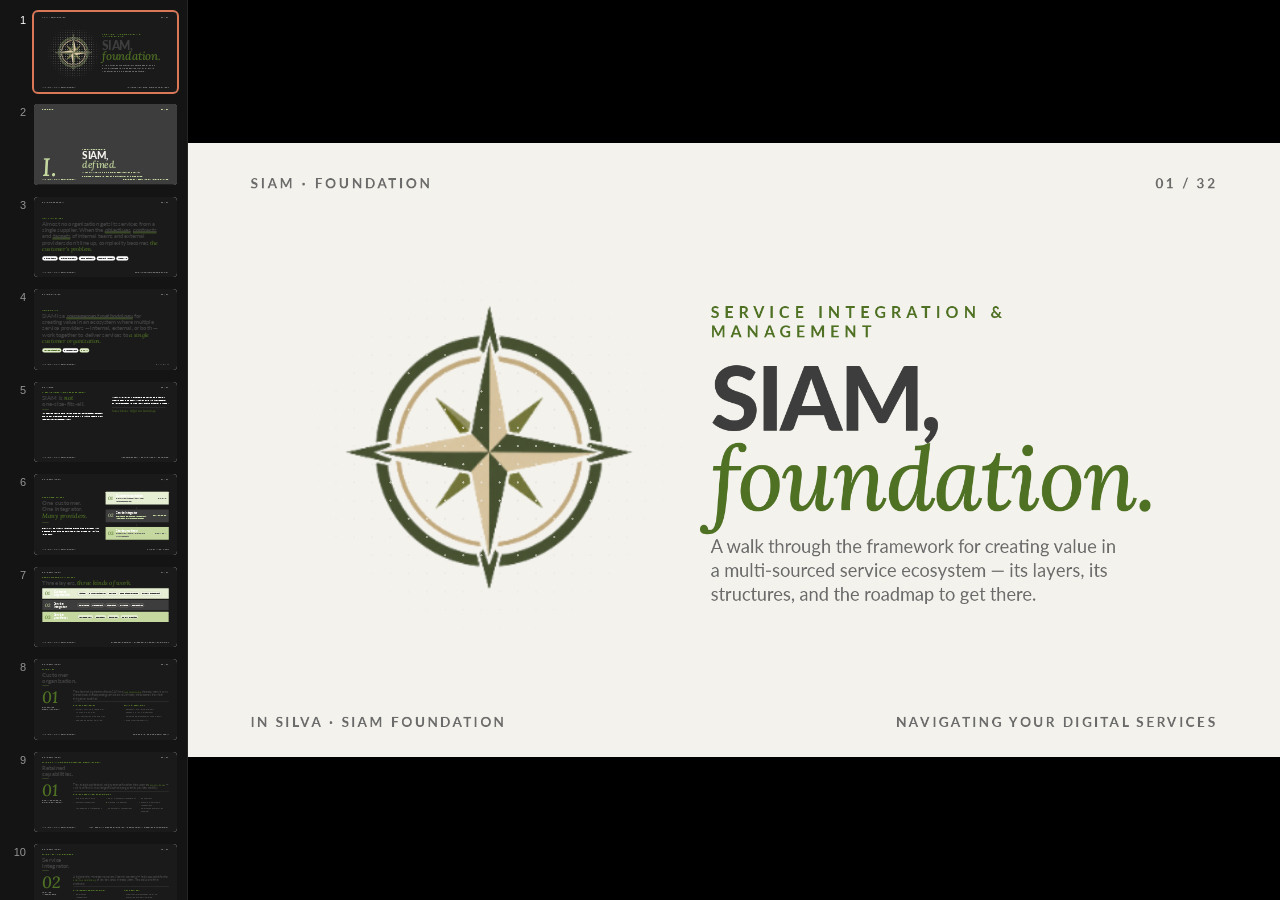
<file: SIAM Foundation.html>
<!doctype html>
<html lang="en">
<head>
<meta charset="utf-8" />
<title>SIAM Foundation · In Silva Consulting</title>
<link rel="preconnect" href="https://fonts.googleapis.com">
<link rel="preconnect" href="https://fonts.gstatic.com" crossorigin>
<link href="https://fonts.googleapis.com/css2?family=Lato:ital,wght@0,300;0,400;0,700;0,900;1,400;1,700&family=Lora:ital,wght@0,400;0,500;0,600;1,400;1,500&display=swap" rel="stylesheet">

<script type="application/json" id="speaker-notes">
[
  "Welcome. This is a Foundation-level walk through Service Integration and Management — SIAM for short. Over the next twelve minutes or so, we'll cover what SIAM is, the three-layer ecosystem at its heart, the four ways organizations choose to structure it, the roadmap for implementing it, and the people, practices and drivers that make it work. Whether you sit on the customer side, in a service provider, or somewhere in between, the goal is for you to leave with a clear mental model.",
  "Before we get into the practical questions of structures and roadmaps, we'll spend a few minutes on the foundations. What SIAM actually is. Who sits in the three-layer ecosystem. And how the whole thing is governed. Eleven slides on the concepts, then we move into the choices.",
  "Let's start with the problem SIAM is built to solve. Hardly any organization today gets its IT — or really any of its services — from a single supplier. You've got internal teams, external providers, cloud platforms, specialist vendors, all delivering pieces of what the end user experiences as one service. When their objectives, contracts and targets don't line up, that complexity becomes the customer's problem. SIAM exists to manage that complexity.",
  "So here's the definition. SIAM is a management methodology used to create value in an ecosystem where multiple service providers — internal, external, or both — deliver services together. Its key invention is the idea of a service integrator: a capability accountable for end-to-end delivery. The integrator sits between the customer and the providers, providing governance, management, integration, assurance and coordination across the whole ecosystem.",
  "One important nuance before we go deeper. The SIAM Foundation guidance is very explicit that SIAM is not prescriptive. It's a framework of guidelines, best practices, concepts and models — designed to be applied flexibly to your specific multi-sourced ecosystem. There's no single right way to do SIAM. What you'll see in the next few slides are the building blocks; how you assemble them depends on your organization.",
  "The SIAM ecosystem has three layers. At the top, the customer organization — the client commissioning the whole thing, including its retained capabilities like procurement, enterprise architecture, and corporate governance. In the middle, the service integrator — the engine room of SIAM. At the bottom, the service providers — one or many, internal or external, each delivering a piece of the end-to-end service. Each layer has a defined role; each must be capable and mature enough to play it.",
  "Figure 1 in the SIAM Foundation guide breaks down the focus of each layer. The customer organization concerns itself with strategic direction, business outcomes, demand and governance. The service integrator handles end-to-end governance, integration, assurance and coordination. The service providers focus on day-to-day service delivery, operations, and the technology that makes it possible. Three layers, three distinct kinds of work — and that division is what allows the ecosystem to function without anyone stepping on each other's toes.",
  "Let's go through each layer in detail, starting at the top. The customer organization is the client making the transition to SIAM — the entity commissioning the whole ecosystem. Inside it you'll find the usual business units: HR, finance, sales, an internal IT function, and so on. Crucially, the customer organization also has its own customers — the end users of the products and services it produces. It owns the contracts with all external providers, owns the relationship with the integrator if it's external, and provides corporate governance over any internal teams operating as service providers.",
  "Inside the customer organization sit the retained capabilities — sometimes called the 'intelligent client function'. These are the strategic, architectural and governance functions that stay under the customer's direct control: enterprise architecture, policy and standards, procurement, contract management, demand management, financial management, service portfolio management, corporate risk, and governance of the service integrator itself. Why retain these? Because they're business-differentiating, or because legislation requires it, or because you need the in-house skills, knowledge and authority to govern your providers credibly. Without strong retained capabilities, even a great external integrator will struggle.",
  "Let's zoom in on that middle layer, because it's where SIAM lives or dies. The service integrator is a logical entity — it might be one team or several, internal or external — that the customer holds accountable for end-to-end delivery. Its job has five sides: governance, management, integration, assurance, and coordination across every provider in the ecosystem. Think of it as the conductor of the orchestra. Without one, you have musicians; with one, you have music.",
  "Layer three is the service providers. There are usually several. Each one is responsible for the delivery of one or more services — or service elements — and for managing the products, technology and processes behind them. Internal or external, large or small, generalist or specialist — what they have in common is that they're producing the work that flows up through the integrator to the customer organization. The role of SIAM is to make sure their individual contributions add up to a coherent end-to-end experience.",
  "Figure 2 extends the picture. It's the same three layers, but now you can see the end consumers — the people who actually use the services the customer organization produces. Services flow upward: providers produce them, the integrator coordinates and assures them, the customer organization receives and owns them, and the end consumers ultimately use them. This view matters because it makes clear who SIAM is really serving. The integrator isn't accountable to itself, or even to the customer organization in isolation — it's accountable for an outcome that reaches all the way to those consumers at the top of the diagram.",
  "SIAM governance operates at three levels, and you'll see this pattern echoed in the boards, forums and working groups we set up. Strategic — long-term direction, executive sponsorship, alignment with business goals. Tactical — designing how processes, tools and data flow across providers. Operational — the day-to-day delivery, incidents, changes, performance. Each level has its own cadence, its own decision rights, and its own audience.",
  "Now we get to a practical question. The customer commissions the ecosystem — but who actually plays the service integrator role? There are four canonical structures, and the choice shapes everything that follows: cost, control, agility, and the kind of risks you'll face. Let's walk through each.",
  "Structure one: the customer organization plays service integrator itself. This is the right choice when you have the capability in-house, when you want maximum control, and when the work is sensitive enough that you don't want a third party in the middle. The upside is independence and direct accountability. The downside is that you have to build and maintain the integrator capability — and your internal providers may not always accept the authority of your internal integrator.",
  "Structure two: an external organization is appointed to be the service integrator. This works when the customer doesn't have — and doesn't want to build — the integration capability internally. The advantage is buying in mature expertise quickly. The risk is that the external integrator has no real authority over the service providers without explicit empowerment from the customer; if you don't back them, they become a paper tiger.",
  "Structure three: one of your service providers — usually the biggest — takes on the integrator role as well. This is often a transitional shape. The advantage is simplicity: one contract, one prime. The disadvantage is the obvious conflict of interest. The lead supplier is being asked to objectively integrate and assure work it is also delivering. That bias is real and has to be actively managed.",
  "Structure four: a hybrid. The customer collaborates with one or more external organizations to share the integrator role between them. This is the right answer when no single party — internal or external — has every capability needed. It's flexible and powerful, but it requires the most thought about boundaries: who decides what, who escalates to whom, who is accountable for what end-to-end.",
  "So that's what SIAM is and how you can structure it. The other half of the picture is how you get there. The SIAM Foundation describes a four-stage roadmap. It is described as an example plan — not a rigid sequence — but most successful adoptions follow this shape.",
  "Discovery & Strategy — work out why you're doing this and what good looks like. Plan & Build — design the model and stand it up. Implement — transition from the old world to the new. Run & Improve — operate the ecosystem and keep refining it. The work compounds: the better your discovery, the smoother your implement; the better your implement, the more value you get from run and improve.",
  "Stage one — Discovery and Strategy. The objective is to understand where you are, decide whether SIAM is the right answer, and if so, define the strategy and outline business case. You'll establish the project, map your existing services and sourcing, assess your maturity, scan the marketplace, and produce a high-level SIAM model. The key deliverable is a clear-eyed view of whether SIAM is going to deliver enough value to justify the cost and disruption of getting there.",
  "Stage two — Plan and Build. Now you turn the outline into something you can implement. You design the detailed SIAM model, approve the full business case, kick off organizational change management, and appoint the players: the service integrator first, then the service providers, along with contracts that make all of this real.",
  "Stage three — Implement. This is where you make the transition from the as-is to the to-be. The hardest part isn't the new model — it's bringing the existing services across without breaking them. Protect what's already running. Manage the cultural shift. Stand up the boards and forums. By the end of this stage the new SIAM model is in place and operating.",
  "Stage four — Run and Improve. SIAM is now business as usual. The work shifts from project mode to continuous management: running the governance bodies, measuring end-to-end performance, identifying improvements, and adapting the ecosystem as the business and the technology landscape change. This stage never really ends — and that's the point.",
  "Underneath all of this sits a layer of roles and structural elements. SIAM defines roles at every layer — service owners, process owners, service managers, integration managers, and so on. And it organizes the work through three kinds of structural element: boards for governance decisions, forums for collaboration on a topic, and working groups for time-boxed problem solving. Each runs at one of those three governance levels we saw earlier — strategic, tactical, operational.",
  "SIAM also defines four areas of practice, each with its own recommendations. People practices — managing cross-functional teams and collaboration. Process practices — integrating processes across providers. Measurement practices — reporting on end-to-end services rather than per-provider SLAs. Technology practices — the tooling strategy that makes data flow across the ecosystem. None of these is unique to SIAM. What is unique is integrating them across multiple providers.",
  "Why do organizations actually adopt SIAM? The Foundation guidance groups the drivers into five categories. Service satisfaction — fixing the gap between green dashboards and unhappy customers. Service and sourcing landscape — coping with the reality of multi-sourcing and shadow IT. Operational efficiencies — through standardization and consolidation. External drivers — corporate governance and regulatory pressure. Commercial drivers — making the contracts and the integration economics work.",
  "And the payoff. Four benefit groups. Improved service quality — services that are more reliable end-to-end. Optimized costs and increased value — through better integration, not just cheaper providers. Improved governance and control — clearer accountability across the ecosystem. Improved flexibility and pace — the ability to swap, scale or evolve providers without breaking the whole.",
  "A word on culture, because this is where SIAM transformations most often fail. Effective SIAM requires control to be balanced with trust, openness, and collaboration. Organizations that have run on command-and-control will find this hard. The transition isn't a technology project — it's a behavioral one. Plan for it, invest in it, and don't pretend a new operating model will fix old habits on its own.",
  "Finally, the honest list. SIAM is hard. Building the business case is hard. Cultural change is hard. Commercial structures are hard to get right. Measuring end-to-end success across multiple providers is hard. None of these are reasons not to do SIAM — they are reasons to do it deliberately, with eyes open, and with a roadmap that gives each one room.",
  "Let's recap. SIAM is a framework for creating value in a multi-sourced ecosystem. Its key concept is the service integrator. There are four structures you can choose from, a four-stage roadmap to get there, and people, process, measurement and technology practices that make it work day-to-day. The drivers are real, the benefits are real, and the cultural shift is the hardest part of the whole thing.",
  "Thank you for spending this time with me. There is a lot more depth in the full SIAM Foundation body of knowledge — this was the introductory pass. If this gave you a clearer mental model of what SIAM is and how it gets built, the lecture did its job. See you in the next one."
]
</script>

<style>
  :root {
    --green:        #7AAB3A;
    --green-deep:   #4F7124;
    --green-soft:   #C5D8A0;
    --green-mist:   #E6EED4;
    --charcoal:     #3D3D3D;
    --charcoal-2:   #6B6B6B;
    --paper:        #F4F2EC;
    --paper-deep:   #E8E5DD;
    --white:        #FFFFFF;
    --red:          #B73E2E;

    --sans: 'Lato', system-ui, sans-serif;
    --serif: 'Lora', Georgia, serif;

    --pad-x: 110px;
    --pad-top: 110px;
    --pad-bottom: 96px;
  }
  * { box-sizing: border-box; }
  html, body { margin: 0; padding: 0; background: #1a1a1a; font-family: var(--sans); }

  deck-stage section {
    background: var(--paper);
    color: var(--charcoal);
    font-family: var(--sans);
    overflow: hidden;
    position: relative;
  }
  h1, h2, h3, h4, p, ul { margin: 0; padding: 0; }
  ul { list-style: none; }

  /* ── Slide chrome ─────────────────────────────────── */
  .frame {
    position: absolute; inset: 0;
    padding: var(--pad-top) var(--pad-x) var(--pad-bottom);
    display: flex; flex-direction: column;
  }
  .frame--dark { background: var(--charcoal); color: var(--paper); }
  .frame--green { background: var(--green-deep); color: var(--paper); }
  .frame--mist { background: var(--green-mist); }
  .frame--soft { background: var(--green-soft); }

  .corner-label {
    position: absolute;
    top: 56px; left: var(--pad-x);
    font-size: 24px;
    letter-spacing: 0.2em;
    text-transform: uppercase;
    color: var(--charcoal-2);
    font-weight: 700;
    white-space: nowrap;
  }
  .corner-num {
    position: absolute;
    top: 56px; right: var(--pad-x);
    font-size: 24px;
    letter-spacing: 0.18em;
    color: var(--charcoal-2);
    font-weight: 700;
    font-feature-settings: "tnum";
    white-space: nowrap;
  }
  .frame--dark .corner-label, .frame--green .corner-label,
  .frame--dark .corner-num, .frame--green .corner-num { color: var(--green-soft); }

  .footer-mark {
    position: absolute;
    bottom: 48px; left: var(--pad-x);
    display: flex; align-items: center; gap: 14px;
    font-size: 24px;
    letter-spacing: 0.18em;
    text-transform: uppercase;
    color: var(--charcoal-2);
    font-weight: 700;
    white-space: nowrap;
  }
  .footer-mark svg { width: 28px; height: 28px; color: var(--charcoal); }
  .frame--dark .footer-mark, .frame--green .footer-mark { color: var(--green-soft); }
  .frame--dark .footer-mark svg, .frame--green .footer-mark svg { color: var(--paper); }
  .footer-end {
    position: absolute;
    bottom: 48px; right: var(--pad-x);
    font-size: 24px;
    letter-spacing: 0.18em;
    text-transform: uppercase;
    color: var(--charcoal-2);
    font-weight: 700;
    white-space: nowrap;
  }
  .frame--dark .footer-end, .frame--green .footer-end { color: var(--green-soft); }

  /* ── Type ─────────────────────────────────────────── */
  .eyebrow {
    font-size: 24px;
    letter-spacing: 0.2em;
    text-transform: uppercase;
    color: var(--green-deep);
    font-weight: 700;
  }
  .frame--dark .eyebrow, .frame--green .eyebrow { color: var(--green-soft); }
  .title {
    font-size: 84px;
    font-weight: 900;
    line-height: 0.98;
    letter-spacing: -0.025em;
    color: var(--charcoal);
  }
  .frame--dark .title, .frame--green .title { color: var(--paper); }
  .title em, .display em, .signoff-big em {
    font-family: var(--serif);
    font-style: italic;
    font-weight: 500;
    color: var(--green-deep);
    letter-spacing: -0.015em;
  }
  .frame--dark .title em, .frame--green .title em,
  .frame--dark .display em, .frame--green .display em { color: var(--green-soft); }
  .display {
    font-size: 120px;
    font-weight: 900;
    line-height: 0.94;
    letter-spacing: -0.03em;
    color: var(--charcoal);
  }
  .lead {
    font-size: 34px;
    font-weight: 400;
    line-height: 1.35;
    max-width: 1300px;
    color: var(--charcoal);
  }
  .frame--dark .lead, .frame--green .lead { color: var(--paper); }
  .body {
    font-size: 26px;
    line-height: 1.5;
    max-width: 980px;
  }
  .small { font-size: 24px; line-height: 1.45; color: var(--charcoal-2); }
  .quote {
    font-family: var(--serif);
    font-style: italic;
    font-size: 42px;
    line-height: 1.3;
    font-weight: 500;
    color: var(--green-deep);
  }

  /* Brand title rule (small green underline beneath a title) */
  .rule {
    width: 90px;
    height: 4px;
    background: var(--green);
    border-radius: 999px;
    margin: 28px 0 36px;
  }
  .frame--dark .rule, .frame--green .rule { background: var(--green-soft); }

  /* ── 01 — COVER ──────────────────────────────────── */
  .cover { display: grid; grid-template-columns: 1fr 1fr; gap: 80px; height: 100%; align-items: center; padding: 0 var(--pad-x); }
  .cover__hero { display:flex; align-items:center; justify-content:center; position: relative; }
  .cover__hero::before {
    content: ""; position: absolute; inset: -40px;
    background-image: radial-gradient(circle, var(--paper-deep) 1.6px, transparent 1.6px);
    background-size: 32px 32px;
    -webkit-mask-image: radial-gradient(ellipse at center, black 30%, transparent 72%);
            mask-image: radial-gradient(ellipse at center, black 30%, transparent 72%);
    opacity: 0.7;
    pointer-events: none;
  }
  .cover__hero svg { width: 520px; height: 520px; position: relative; }
  .cover__meta { display: flex; flex-direction: column; gap: 28px; }
  .cover__eyebrow {
    font-size: 28px; letter-spacing: 0.32em; text-transform: uppercase;
    font-weight: 700; color: var(--green-deep);
  }
  .cover__title {
    font-size: 156px; font-weight: 900; line-height: 0.9;
    letter-spacing: -0.035em; color: var(--charcoal);
  }
  .cover__title em {
    font-family: var(--serif); font-style: italic; font-weight: 500;
    color: var(--green-deep); letter-spacing: -0.02em;
  }
  .cover__sub { font-size: 32px; color: var(--charcoal-2); max-width: 720px; line-height: 1.32; }
  .cover__stamp {
    display: flex; gap: 48px; margin-top: 16px;
    font-size: 24px; color: var(--charcoal-2);
    letter-spacing: 0.18em; text-transform: uppercase; font-weight: 700;
  }
  .cover__stamp strong { color: var(--charcoal); font-weight: 900; display: block; margin-top: 6px; font-size: 28px; letter-spacing: -0.01em; text-transform: none; }

  /* ── Hero text slide ─────────────────────────────── */
  .hero-stack { margin-top: 24px; display: flex; flex-direction: column; gap: 28px; flex: 1; justify-content: center; }
  .hero-statement {
    font-size: 76px; font-weight: 700; line-height: 1.08;
    letter-spacing: -0.015em; color: var(--charcoal);
    max-width: 1600px;
  }
  .hero-statement em {
    font-family: var(--serif); font-style: italic; font-weight: 500;
    color: var(--green-deep); letter-spacing: -0.005em;
  }
  .hero-statement b { font-weight: 900; color: var(--charcoal); background: linear-gradient(180deg, transparent 64%, rgba(122,171,58,0.32) 64%); padding: 0 4px; }
  .chips { display: flex; flex-wrap: wrap; gap: 14px 14px; margin-top: 32px; }
  .chip {
    font-size: 24px;
    padding: 12px 22px;
    border: 2px solid var(--paper-deep);
    border-radius: 999px;
    background: var(--white);
    color: var(--charcoal);
    font-weight: 700;
    letter-spacing: 0.02em;
  }
  .chip.green { border-color: var(--green); color: var(--green-deep); background: var(--green-mist); }

  /* ── Explainer ─────────────────────────────────── */
  .explainer-grid {
    flex: 1;
    display: grid; grid-template-columns: 1.1fr 1fr; gap: 96px;
    align-items: start; margin-top: 12px;
  }
  .kicker {
    font-family: var(--serif); font-style: italic; font-weight: 500;
    font-size: 40px; line-height: 1.25; color: var(--green-deep);
    max-width: 720px; padding-top: 32px; margin-top: 28px;
    border-top: 1px solid var(--paper-deep);
  }

  /* ── Ecosystem diagram (slide 5) ─────────────────── */
  .ecosystem-layout {
    flex: 1; display: grid; grid-template-columns: 1fr 1.1fr; gap: 80px; align-items: stretch; margin-top: 28px;
  }
  .ecosystem-desc { display: flex; flex-direction: column; gap: 24px; justify-content: center; }
  .stack-diagram { display: flex; flex-direction: column; gap: 16px; align-self: center; width: 100%; }
  .stack-band {
    display: grid; grid-template-columns: 80px 1fr 180px; gap: 28px;
    padding: 32px 36px;
    border: 1px solid var(--paper-deep);
    background: var(--white);
    align-items: center;
    border-radius: 6px;
  }
  .stack-band.l1 { background: var(--green-mist); border-color: var(--green-soft); }
  .stack-band.l2 { background: var(--charcoal); color: var(--paper); border-color: var(--charcoal); }
  .stack-band.l3 { background: var(--green-soft); border-color: #A6BD80; }
  .stack-band .num {
    font-family: var(--serif); font-style: italic; font-weight: 500;
    font-size: 64px; line-height: 0.9; color: var(--green-deep);
  }
  .stack-band.l2 .num { color: var(--green-soft); }
  .stack-band .lname { font-size: 36px; font-weight: 900; line-height: 1.05; letter-spacing: -0.015em; }
  .stack-band .ldesc { font-size: 24px; color: var(--charcoal-2); margin-top: 4px; line-height: 1.35; }
  .stack-band.l2 .ldesc { color: var(--green-soft); }
  .stack-band .role {
    font-size: 24px; letter-spacing: 0.18em; text-transform: uppercase;
    color: var(--charcoal-2); text-align: right; font-weight: 700;
  }
  .stack-band.l2 .role { color: var(--green-soft); }
  .stack-arrow { text-align: center; color: var(--charcoal-2); font-size: 26px; }

  /* ── Layer Figure slides (6, 11) ─────────────────── */
  .layer-figure { flex: 1; display: flex; flex-direction: column; gap: 14px; margin-top: 32px; }
  .lf-band {
    display: grid; grid-template-columns: 80px 280px 1fr; gap: 36px;
    padding: 30px 40px;
    border-radius: 6px;
    align-items: center;
    border: 1px solid transparent;
  }
  .lf-band.l1 { background: var(--green-mist); border-color: var(--green-soft); }
  .lf-band.l2 { background: var(--charcoal); color: var(--paper); }
  .lf-band.l3 { background: var(--green-soft); }
  .lf-band .num {
    font-family: var(--serif); font-style: italic; font-weight: 500;
    font-size: 64px; line-height: 0.85; color: var(--green-deep);
  }
  .lf-band.l2 .num { color: var(--green-soft); }
  .lf-band .lname { font-size: 40px; font-weight: 900; line-height: 1.0; letter-spacing: -0.015em; }
  .lf-band .focus { display: flex; flex-wrap: wrap; gap: 12px 12px; }
  .lf-pill {
    font-size: 24px; padding: 10px 18px;
    border: 1px solid rgba(61,61,61,0.22);
    border-radius: 999px;
    color: var(--charcoal);
    background: rgba(255,255,255,0.35);
    letter-spacing: 0.02em;
    font-weight: 700;
  }
  .lf-band.l2 .lf-pill {
    border-color: rgba(244,238,222,0.35); color: var(--paper);
    background: rgba(244,238,222,0.06);
  }
  .lf-band.l3 .lf-pill { background: rgba(255,255,255,0.5); }
  .lf-consumer {
    display: grid; grid-template-columns: 80px 280px 1fr; gap: 36px;
    padding: 26px 40px;
    border: 2px dashed var(--green); border-radius: 6px;
    align-items: center;
    background: transparent;
  }
  .lf-consumer .num {
    font-family: var(--serif); font-style: italic; font-weight: 500;
    font-size: 64px; line-height: 0.85; color: var(--green-deep);
  }
  .lf-consumer .lname { font-size: 36px; font-weight: 900; letter-spacing: -0.015em; }
  .lf-consumer .ldesc { font-size: 24px; color: var(--charcoal-2); line-height: 1.4; max-width: 800px; }
  .lf-arrow { text-align: center; color: var(--charcoal-2); font-size: 28px; letter-spacing: 0.5em; margin: -4px 0; }

  /* ── Layer detail (7-10) ─────────────────────────── */
  .ld-layout { flex: 1; display: grid; grid-template-columns: 340px 1fr; gap: 80px; margin-top: 16px; }
  .ld-num {
    font-family: var(--serif); font-style: italic; font-weight: 500;
    font-size: 220px; line-height: 0.85; color: var(--green-deep);
  }
  .ld-num small {
    display: block;
    font-family: var(--sans); font-style: normal; font-weight: 700;
    font-size: 24px; color: var(--charcoal-2); margin-top: 24px;
    letter-spacing: 0.18em; text-transform: uppercase; line-height: 1.3;
  }
  .ld-cols { display: grid; grid-template-columns: 1fr 1fr; gap: 64px; margin-top: 16px; padding-top: 32px; border-top: 1px solid var(--paper-deep); }
  .ld-col h4 {
    font-size: 24px; letter-spacing: 0.18em; text-transform: uppercase;
    color: var(--green-deep); margin-bottom: 20px; font-weight: 700;
  }
  .ld-col ul { display: flex; flex-direction: column; gap: 14px; }
  .ld-col li {
    font-size: 26px; line-height: 1.4; color: var(--charcoal);
    padding-left: 28px; position: relative;
  }
  .ld-col li::before {
    content: ""; position: absolute; left: 0; top: 14px;
    width: 14px; height: 14px;
    background: var(--green);
    clip-path: polygon(50% 0%, 100% 100%, 0% 100%);
  }
  .ld-col.wide { grid-column: 1 / -1; }
  .ld-col.wide ul { display: grid; grid-template-columns: repeat(3, 1fr); gap: 14px 32px; }

  /* ── Card grid patterns ─────────────────────────── */
  .grid-3 { display: grid; grid-template-columns: repeat(3, 1fr); gap: 24px; margin-top: 32px; flex: 1; }
  .grid-4 { display: grid; grid-template-columns: repeat(4, 1fr); gap: 22px; margin-top: 32px; flex: 1; }
  .grid-5 { display: grid; grid-template-columns: repeat(5, 1fr); gap: 18px; margin-top: 32px; flex: 1; }
  .grid-6 { display: grid; grid-template-columns: repeat(3, 1fr); gap: 22px; margin-top: 32px; flex: 1; }

  .card {
    background: var(--white);
    border: 1px solid var(--paper-deep);
    border-radius: 6px;
    padding: 36px 32px;
    display: flex; flex-direction: column; gap: 14px;
    border-top: 4px solid var(--green);
  }
  .card .ix {
    font-size: 24px; letter-spacing: 0.18em; text-transform: uppercase;
    color: var(--green-deep); font-weight: 700;
  }
  .card h3 { font-size: 36px; font-weight: 900; line-height: 1.0; letter-spacing: -0.015em; color: var(--charcoal); }
  .card p { font-size: 24px; line-height: 1.4; color: var(--charcoal-2); }
  .card .meta {
    margin-top: auto; padding-top: 20px; border-top: 1px solid var(--paper-deep);
    font-size: 24px; letter-spacing: 0.16em; text-transform: uppercase;
    color: var(--charcoal-2); font-weight: 700;
  }
  .card ul { display: flex; flex-direction: column; gap: 10px; margin-top: 4px; }
  .card li {
    font-size: 24px; line-height: 1.35; color: var(--charcoal);
    padding-left: 26px; position: relative;
  }
  .card li::before {
    content: ""; position: absolute; left: 0; top: 12px;
    width: 12px; height: 12px;
    background: var(--green);
    clip-path: polygon(50% 0%, 100% 100%, 0% 100%);
  }

  /* Drivers card (with big serif numeral) */
  .driver {
    background: var(--white); border: 1px solid var(--paper-deep);
    border-radius: 6px; padding: 30px 26px;
    display: flex; flex-direction: column; gap: 22px;
    border-top: 4px solid var(--green);
  }
  .driver .n {
    font-family: var(--serif); font-style: italic; font-weight: 500;
    font-size: 72px; line-height: 0.85; color: var(--green-deep);
  }
  .driver h3 { font-size: 30px; font-weight: 900; line-height: 1.25; letter-spacing: -0.01em; color: var(--charcoal); margin-bottom: 8px; }
  .driver p { font-size: 24px; line-height: 1.4; color: var(--charcoal-2); }

  /* ── Section divider ─────────────────────────────── */
  .section-layout { flex: 1; display: grid; grid-template-columns: 460px 1fr; gap: 80px; align-items: end; }
  .section-roman {
    font-family: var(--serif); font-style: italic; font-weight: 500;
    font-size: 340px; line-height: 0.85; color: var(--green-soft);
  }
  .section-title {
    font-size: 132px; font-weight: 900; line-height: 0.94;
    letter-spacing: -0.03em; color: var(--paper);
  }
  .section-title em {
    font-family: var(--serif); font-style: italic; font-weight: 500;
    color: var(--green-soft); letter-spacing: -0.02em;
  }
  .section-sub {
    font-size: 30px; color: var(--green-soft);
    max-width: 880px; line-height: 1.4; margin-top: 28px;
  }

  /* ── Structure detail (14-17) — same layout as layer detail ─── */

  /* ── Roadmap timeline (19) ───────────────────────── */
  .timeline { flex: 1; display: grid; grid-template-columns: repeat(4, 1fr); gap: 22px; margin-top: 32px; }
  .timeline .stage {
    background: var(--white);
    border: 1px solid var(--paper-deep);
    border-radius: 6px;
    border-top: 4px solid var(--green);
    padding: 36px 30px;
    display: flex; flex-direction: column; gap: 16px;
  }
  .timeline .stage .n {
    font-family: var(--serif); font-style: italic; font-weight: 500;
    font-size: 86px; line-height: 0.85; color: var(--green-deep);
  }
  .timeline .stage h3 { font-size: 36px; font-weight: 900; line-height: 1.02; letter-spacing: -0.015em; color: var(--charcoal); }
  .timeline .stage p { font-size: 24px; color: var(--charcoal-2); line-height: 1.4; }
  .timeline .stage .tag {
    margin-top: auto; padding-top: 18px; border-top: 1px solid var(--paper-deep);
    font-size: 24px; letter-spacing: 0.16em; text-transform: uppercase;
    color: var(--green-deep); font-weight: 700;
  }

  /* ── Stage detail (20-23) ────────────────────────── */
  .sd-layout { flex: 1; display: grid; grid-template-columns: 340px 1fr; gap: 80px; margin-top: 16px; }
  .sd-num {
    font-family: var(--serif); font-style: italic; font-weight: 500;
    font-size: 220px; line-height: 0.85; color: var(--green-deep);
  }
  .sd-num small {
    display: block;
    font-family: var(--sans); font-style: normal; font-weight: 700;
    font-size: 24px; color: var(--charcoal-2); margin-top: 24px;
    letter-spacing: 0.18em; text-transform: uppercase; line-height: 1.3;
  }
  .sd-obj {
    font-family: var(--serif); font-style: italic; font-weight: 500;
    font-size: 38px; line-height: 1.28; color: var(--green-deep);
    max-width: 1080px; padding-bottom: 32px;
    border-bottom: 1px solid var(--paper-deep); margin-bottom: 32px;
  }

  /* ── Recap (30) ──────────────────────────────────── */
  .recap-grid { flex: 1; display: grid; grid-template-columns: 1fr 1fr; gap: 80px; margin-top: 32px; }
  .recap-col h3 {
    font-size: 24px; letter-spacing: 0.18em; text-transform: uppercase;
    color: var(--green-deep); font-weight: 700; margin-bottom: 24px;
  }
  .recap-item {
    border-top: 1px solid var(--paper-deep);
    padding: 26px 0;
    display: grid; grid-template-columns: 60px 1fr; gap: 24px;
    align-items: baseline;
  }
  .recap-item:last-child { border-bottom: 1px solid var(--paper-deep); }
  .recap-item .n {
    font-family: var(--serif); font-style: italic; font-weight: 500;
    font-size: 36px; color: var(--green-deep);
  }
  .recap-item .t {
    font-size: 30px; line-height: 1.25; color: var(--charcoal); font-weight: 400;
  }
  .recap-item .t em {
    font-family: var(--serif); font-style: italic; font-weight: 500;
    color: var(--green-deep);
  }

  /* ── Sign-off (31) ───────────────────────────────── */
  .signoff { display: flex; flex-direction: column; justify-content: center; align-items: flex-start; gap: 64px; flex: 1; }
  .signoff-big {
    font-size: 132px; font-weight: 900; line-height: 1.0;
    letter-spacing: -0.035em; color: var(--paper);
    width: 100%;
  }
  .signoff-big em {
    font-family: var(--serif); font-style: italic; font-weight: 500;
    color: var(--green-soft);
  }
  .signoff-sub { font-size: 32px; color: var(--green-soft); max-width: 1000px; line-height: 1.3; }

  /* small inline mark used in chrome */
  .mark-mini { display:inline-flex; }
</style>
</head>
<body>

<deck-stage width="1920" height="1080">

  <!-- 01 COVER -->
  <section data-label="01 Title">
    <div class="frame">
      <div class="corner-label">SIAM · Foundation</div>
      <div class="corner-num">01 / 32</div>
      <div class="cover">
        <div class="cover__hero">
          <img src="logo-compass.png" alt="In Silva mark" style="width: 100%; height: 100%; object-fit: contain;" />
        </div>
        <div class="cover__meta">
          <div class="cover__eyebrow">Service Integration &amp; Management</div>
          <div class="cover__title">SIAM,<br/><em>foundation.</em></div>
          <div class="cover__sub">A walk through the framework for creating value in a multi-sourced service ecosystem — its layers, its structures, and the roadmap to get there.</div>
        </div>
      </div>
      <div class="footer-mark">
        <span>In Silva · SIAM Foundation</span>
      </div>
      <div class="footer-end">Navigating your digital services</div>
    </div>
  </section>



  <!-- 02 SECTION I · FOUNDATIONS -->
  <section data-label="02 Section · Foundations">
    <div class="frame frame--dark">
      <div class="corner-label">Part one</div>
      <div class="corner-num">02 / 32</div>
      <div class="section-layout">
        <div class="section-roman">I.</div>
        <div>
          <div class="eyebrow">Setting the scene</div>
          <h2 class="section-title">SIAM,<br/><em>defined.</em></h2>
          <div class="section-sub">What it is, who's in the three-layer ecosystem, and how it's governed — before we look at the structures or the roadmap.</div>
        </div>
      </div>
      <div class="footer-mark">
        <span>In Silva · SIAM Foundation</span>
      </div>
      <div class="footer-end">Concepts · ecosystem · governance</div>
    </div>
  </section>

  <!-- 03 WHY SIAM EXISTS -->
  <section data-label="03 Why SIAM exists">
    <div class="frame">
      <div class="corner-label">01 · The problem</div>
      <div class="corner-num">03 / 32</div>
      <div class="hero-stack">
        <div class="eyebrow">Why SIAM exists</div>
        <div class="hero-statement">
          Almost no organization gets its services from a single supplier. When the <b>objectives</b>, <b>contracts</b> and <b>targets</b> of internal teams and external providers don't line up, complexity becomes <em>the customer's problem.</em>
        </div>
        <div class="chips">
          <span class="chip">internal teams</span>
          <span class="chip">external providers</span>
          <span class="chip">cloud platforms</span>
          <span class="chip">specialist vendors</span>
          <span class="chip">shadow IT</span>
        </div>
      </div>
      <div class="footer-mark">
        <span>In Silva · SIAM Foundation</span>
      </div>
      <div class="footer-end">The multi-sourced reality</div>
    </div>
  </section>

  <!-- 03 WHAT SIAM IS -->
  <section data-label="04 What SIAM is">
    <div class="frame">
      <div class="corner-label">02 · Definition</div>
      <div class="corner-num">04 / 32</div>
      <div class="hero-stack">
        <div class="eyebrow">What SIAM is</div>
        <div class="hero-statement">
          SIAM is a <b>management methodology</b> for creating value in an ecosystem where multiple service providers — internal, external, or both — work together to deliver services to <em>a single customer organization.</em>
        </div>
        <div class="chips">
          <span class="chip green">service integration</span>
          <span class="chip">+ management</span>
          <span class="chip green">= SIAM</span>
        </div>
      </div>
      <div class="footer-mark">
        <span>In Silva · SIAM Foundation</span>
      </div>
      <div class="footer-end">S · I · A · M</div>
    </div>
  </section>

  <!-- 04 FRAMEWORK, NOT PRESCRIPTION -->
  <section data-label="05 Framework, not prescription">
    <div class="frame">
      <div class="corner-label">03 · Note</div>
      <div class="corner-num">05 / 32</div>
      <div class="eyebrow" style="margin-top: 20px;">A framework, not a prescription</div>
      <div class="explainer-grid">
        <div>
          <h2 class="title">SIAM is <em>not</em><br/>one-size-fits-all.</h2>
          <div class="rule"></div>
          <p class="body">It is a comprehensive framework of guidelines, best practices, concepts and models — designed to be <strong>applied flexibly</strong> to suit the needs of your specific multi-sourced ecosystem.</p>
        </div>
        <div>
          <p class="body" style="margin-top: 20px;">What SIAM gives you is a <strong>shared vocabulary</strong> and a set of well-understood building blocks. What you build with them depends on your organization, your providers, and the outcomes you need.</p>
          <div class="kicker">Same blocks. Different buildings.</div>
        </div>
      </div>
      <div class="footer-mark">
        <span>In Silva · SIAM Foundation</span>
      </div>
      <div class="footer-end">Methodology · framework · practice</div>
    </div>
  </section>

  <!-- 05 ECOSYSTEM -->
  <section data-label="06 The SIAM ecosystem">
    <div class="frame">
      <div class="corner-label">04 · Ecosystem</div>
      <div class="corner-num">06 / 32</div>
      <div class="ecosystem-layout">
        <div class="ecosystem-desc">
          <div class="eyebrow">The three layers</div>
          <h2 class="title">One customer.<br/>One integrator.<br/><em>Many providers.</em></h2>
          <div class="rule"></div>
          <p class="body">Every SIAM ecosystem is structured around three layers, each with a defined role and the capability to play it. The shape may vary; the layers don't.</p>
        </div>
        <div class="stack-diagram">
          <div class="stack-band l1">
            <div class="num">01</div>
            <div><div class="lname">Customer organization</div><div class="ldesc">Commissions the ecosystem · holds retained capabilities</div></div>
            <div class="role">Client</div>
          </div>
          <div class="stack-arrow">↓</div>
          <div class="stack-band l2">
            <div class="num">02</div>
            <div><div class="lname">Service integrator</div><div class="ldesc">End-to-end governance, management, integration, assurance, coordination</div></div>
            <div class="role">Conductor</div>
          </div>
          <div class="stack-arrow">↓</div>
          <div class="stack-band l3">
            <div class="num">03</div>
            <div><div class="lname">Service provider(s)</div><div class="ldesc">One or many · internal, external, or a mixture of both</div></div>
            <div class="role">Delivery</div>
          </div>
        </div>
      </div>
      <div class="footer-mark">
        <span>In Silva · SIAM Foundation</span>
      </div>
      <div class="footer-end">Layers, not silos</div>
    </div>
  </section>

  <!-- 06 FIGURE 1 -->
  <section data-label="07 Figure 1 · Focus of the SIAM layers">
    <div class="frame">
      <div class="corner-label">04 · Ecosystem</div>
      <div class="corner-num">07 / 32</div>
      <div class="eyebrow" style="margin-top: 16px;">Focus of the SIAM layers</div>
      <h2 class="title" style="margin-top: 16px;">Three layers, <em>three kinds of work.</em></h2>
      <div class="layer-figure">
        <div class="lf-band l1">
          <div class="num">01</div>
          <div class="lname">Customer<br/>organization</div>
          <div class="focus">
            <span class="lf-pill">strategy</span>
            <span class="lf-pill">business outcomes</span>
            <span class="lf-pill">demand</span>
            <span class="lf-pill">corporate governance</span>
            <span class="lf-pill">business engagement</span>
          </div>
        </div>
        <div class="lf-band l2">
          <div class="num">02</div>
          <div class="lname">Service<br/>integrator</div>
          <div class="focus">
            <span class="lf-pill">governance</span>
            <span class="lf-pill">management</span>
            <span class="lf-pill">integration</span>
            <span class="lf-pill">assurance</span>
            <span class="lf-pill">coordination</span>
          </div>
        </div>
        <div class="lf-band l3">
          <div class="num">03</div>
          <div class="lname">Service<br/>provider(s)</div>
          <div class="focus">
            <span class="lf-pill">service delivery</span>
            <span class="lf-pill">operations</span>
            <span class="lf-pill">technology</span>
            <span class="lf-pill">process execution</span>
          </div>
        </div>
      </div>
      <div class="footer-mark">
        <span>In Silva · SIAM Foundation</span>
      </div>
      <div class="footer-end">Different focus · different accountabilities</div>
    </div>
  </section>

  <!-- 07 CUSTOMER ORG -->
  <section data-label="08 Customer organization">
    <div class="frame">
      <div class="corner-label">04 · Ecosystem</div>
      <div class="corner-num">08 / 32</div>
      <div class="eyebrow" style="margin-top: 16px;">Layer · 01</div>
      <h2 class="title" style="margin-top: 12px;">Customer<br/>organization.</h2>
      <div class="rule"></div>
      <div class="ld-layout" style="grid-template-columns: 340px 1fr;">
        <div>
          <div class="ld-num">01<small>CUSTOMER<br/>ORGANIZATION</small></div>
        </div>
        <div>
          <p class="lead">The client making the transition to SIAM and <em style="font-family:var(--serif);font-style:italic;color:var(--green-deep);font-weight:500;">commissioning</em> the ecosystem. It owns the contracts, the corporate governance, and ultimately the outcomes the whole thing exists to deliver.</p>
          <div class="ld-cols">
            <div class="ld-col">
              <h4>Typical contents</h4>
              <ul>
                <li>Business units (HR, finance, sales)</li>
                <li>An internal IT function</li>
                <li>Its own customers — the end users</li>
                <li>Retained capabilities (next slide)</li>
              </ul>
            </div>
            <div class="ld-col">
              <h4>Owns &amp; provides</h4>
              <ul>
                <li>Contracts with external providers</li>
                <li>Relationship with the integrator</li>
                <li>Corporate governance over internal teams</li>
                <li>The business case for SIAM</li>
              </ul>
            </div>
          </div>
        </div>
      </div>
      <div class="footer-mark">
        <span>In Silva · SIAM Foundation</span>
      </div>
      <div class="footer-end">The client of the ecosystem</div>
    </div>
  </section>

  <!-- 08 RETAINED CAPABILITIES -->
  <section data-label="09 Retained capabilities">
    <div class="frame">
      <div class="corner-label">04 · Ecosystem</div>
      <div class="corner-num">09 / 32</div>
      <div class="eyebrow" style="margin-top: 16px;">Layer 01 · Inside the customer organization</div>
      <h2 class="title" style="margin-top: 12px;">Retained<br/>capabilities.</h2>
      <div class="rule"></div>
      <div class="ld-layout">
        <div>
          <div class="ld-num">01<small>THE INTELLIGENT<br/>CLIENT FUNCTION</small></div>
        </div>
        <div>
          <p class="lead">The strategic, architectural and governance functions the customer <em style="font-family:var(--serif);font-style:italic;color:var(--green-deep);font-weight:500;">keeps in-house</em> — so it has the skills, knowledge and authority to govern its providers credibly.</p>
          <div class="ld-cols">
            <div class="ld-col wide">
              <h4>Typical retained capabilities</h4>
              <ul>
                <li>Enterprise architecture</li>
                <li>Policy &amp; standards management</li>
                <li>Procurement</li>
                <li>Contract management</li>
                <li>Demand management</li>
                <li>Financial &amp; commercial management</li>
                <li>Service portfolio management</li>
                <li>Corporate risk management</li>
                <li>Governance of the service integrator</li>
              </ul>
            </div>
          </div>
        </div>
      </div>
      <div class="footer-mark">
        <span>In Silva · SIAM Foundation</span>
      </div>
      <div class="footer-end">Why retain? Differentiation · regulation · credible authority</div>
    </div>
  </section>

  <!-- 09 SERVICE INTEGRATOR -->
  <section data-label="10 Service integrator">
    <div class="frame">
      <div class="corner-label">04 · Ecosystem</div>
      <div class="corner-num">10 / 32</div>
      <div class="eyebrow" style="margin-top: 16px;">Layer · 02 · Key concept</div>
      <h2 class="title" style="margin-top: 12px;">Service<br/>integrator.</h2>
      <div class="rule"></div>
      <div class="ld-layout">
        <div>
          <div class="ld-num">02<small>SERVICE<br/>INTEGRATOR</small></div>
        </div>
        <div>
          <p class="lead">A logical entity — one team or several, internal or external — held accountable for the <em style="font-family:var(--serif);font-style:italic;color:var(--green-deep);font-weight:500;">end-to-end delivery</em> of services across the ecosystem. The conductor of the orchestra.</p>
          <div class="ld-cols">
            <div class="ld-col">
              <h4>Five-fold accountability</h4>
              <ul>
                <li>Governance</li>
                <li>Management</li>
                <li>Integration</li>
                <li>Assurance</li>
                <li>Coordination</li>
              </ul>
            </div>
            <div class="ld-col">
              <h4>Sits between</h4>
              <ul>
                <li>The customer organization (Layer 01)</li>
                <li>The service providers (Layer 03)</li>
                <li>One logical entity — possibly many teams</li>
                <li>Independent from any retained capability</li>
              </ul>
            </div>
          </div>
        </div>
      </div>
      <div class="footer-mark">
        <span>In Silva · SIAM Foundation</span>
      </div>
      <div class="footer-end">Without one: musicians. With one: music.</div>
    </div>
  </section>

  <!-- 10 SERVICE PROVIDERS -->
  <section data-label="11 Service providers">
    <div class="frame">
      <div class="corner-label">04 · Ecosystem</div>
      <div class="corner-num">11 / 32</div>
      <div class="eyebrow" style="margin-top: 16px;">Layer · 03</div>
      <h2 class="title" style="margin-top: 12px;">Service<br/>provider(s).</h2>
      <div class="rule"></div>
      <div class="ld-layout">
        <div>
          <div class="ld-num">03<small>SERVICE<br/>PROVIDER(S)</small></div>
        </div>
        <div>
          <p class="lead">One or many. Internal, external, or a mix. Each is responsible for delivering <em style="font-family:var(--serif);font-style:italic;color:var(--green-deep);font-weight:500;">one or more services</em> — or service elements — and for running the products, technology and processes behind them.</p>
          <div class="ld-cols">
            <div class="ld-col">
              <h4>Responsibilities</h4>
              <ul>
                <li>Delivery of one or more services</li>
                <li>Managing the products &amp; technology</li>
                <li>Operating their own processes</li>
                <li>Meeting contractual obligations &amp; SLAs</li>
              </ul>
            </div>
            <div class="ld-col">
              <h4>Typical types</h4>
              <ul>
                <li>Internal IT teams</li>
                <li>External managed service providers</li>
                <li>Cloud &amp; SaaS platforms</li>
                <li>Application development &amp; maintenance</li>
              </ul>
            </div>
          </div>
        </div>
      </div>
      <div class="footer-mark">
        <span>In Silva · SIAM Foundation</span>
      </div>
      <div class="footer-end">The hands doing the work</div>
    </div>
  </section>

  <!-- 11 FIGURE 2 -->
  <section data-label="12 Figure 2 · Layers + consumers">
    <div class="frame">
      <div class="corner-label">04 · Ecosystem</div>
      <div class="corner-num">12 / 32</div>
      <div class="eyebrow" style="margin-top: 16px;">Layers + consumers</div>
      <h2 class="title" style="margin-top: 12px;">Who the ecosystem <em>ultimately serves.</em></h2>
      <div class="layer-figure">
        <div class="lf-consumer">
          <div class="num">∞</div>
          <div class="lname">End consumers</div>
          <div class="ldesc">Employees, citizens, customers — the people who use the products and services the customer organization produces.</div>
        </div>
        <div class="lf-arrow">↓ ↓ ↓</div>
        <div class="lf-band l1">
          <div class="num">01</div>
          <div class="lname">Customer<br/>organization</div>
          <div class="focus">
            <span class="lf-pill">business units</span>
            <span class="lf-pill">retained capabilities</span>
            <span class="lf-pill">owns the outcomes</span>
          </div>
        </div>
        <div class="lf-band l2">
          <div class="num">02</div>
          <div class="lname">Service<br/>integrator</div>
          <div class="focus">
            <span class="lf-pill">end-to-end accountability</span>
            <span class="lf-pill">cross-provider coordination</span>
          </div>
        </div>
        <div class="lf-band l3">
          <div class="num">03</div>
          <div class="lname">Service<br/>provider(s)</div>
          <div class="focus">
            <span class="lf-pill">delivery</span>
            <span class="lf-pill">technology</span>
            <span class="lf-pill">operations</span>
          </div>
        </div>
      </div>
      <div class="footer-mark">
        <span>In Silva · SIAM Foundation</span>
      </div>
      <div class="footer-end">Services flow up · accountability flows down</div>
    </div>
  </section>

  <!-- 12 GOVERNANCE LEVELS -->
  <section data-label="13 Three levels of governance">
    <div class="frame">
      <div class="corner-label">05 · Governance</div>
      <div class="corner-num">13 / 32</div>
      <div class="eyebrow" style="margin-top: 16px;">Three levels of governance</div>
      <h2 class="title" style="margin-top: 12px;">Same ecosystem, <em>three cadences.</em></h2>
      <div class="grid-3">
        <div class="card">
          <div class="ix">Level · 01</div>
          <h3>Strategic.</h3>
          <p>Long-term direction, executive sponsorship, alignment of the ecosystem with business goals and outcomes.</p>
          <div class="meta">Execs · Sponsors · Board</div>
        </div>
        <div class="card">
          <div class="ix">Level · 02</div>
          <h3>Tactical.</h3>
          <p>Designing how processes, tools and data flow across providers. Setting standards. Resolving cross-provider issues.</p>
          <div class="meta">Process owners · Mgmt</div>
        </div>
        <div class="card">
          <div class="ix">Level · 03</div>
          <h3>Operational.</h3>
          <p>Day-to-day delivery — incidents, changes, performance — across the whole ecosystem, not provider-by-provider.</p>
          <div class="meta">Service teams · Desk</div>
        </div>
      </div>
      <div class="footer-mark">
        <span>In Silva · SIAM Foundation</span>
      </div>
      <div class="footer-end">Each level has its own boards, forums and groups</div>
    </div>
  </section>

  <!-- 13 SECTION I -->
  <section data-label="14 Section · Four SIAM structures">
    <div class="frame frame--dark">
      <div class="corner-label">Part two</div>
      <div class="corner-num">14 / 32</div>
      <div class="section-layout">
        <div class="section-roman">II.</div>
        <div>
          <div class="eyebrow">Sourcing the integrator</div>
          <h2 class="section-title">Four SIAM<br/><em>structures.</em></h2>
          <div class="section-sub">Who actually plays the service integrator role? The choice shapes cost, control, agility — and the kind of risks you'll face.</div>
        </div>
      </div>
      <div class="footer-mark">
        <span>In Silva · SIAM Foundation</span>
      </div>
      <div class="footer-end">4 structures · 4 slides</div>
    </div>
  </section>

  <!-- 14 INTERNALLY SOURCED -->
  <section data-label="15 Internally sourced">
    <div class="frame">
      <div class="corner-label">Sourcing the integrator</div>
      <div class="corner-num">15 / 32</div>
      <div class="eyebrow" style="margin-top: 16px;">Structure · 01</div>
      <h2 class="title" style="margin-top: 12px;">Internally sourced<br/>service integrator.</h2>
      <div class="rule"></div>
      <div class="ld-layout">
        <div>
          <div class="ld-num">01<small>INTERNALLY<br/>SOURCED</small></div>
        </div>
        <div>
          <p class="lead">The customer organization plays the integrator role itself. Maximum <em style="font-family:var(--serif);font-style:italic;color:var(--green-deep);font-weight:500;">control and ownership</em> — at the cost of having to build and sustain the capability in-house.</p>
          <div class="ld-cols">
            <div class="ld-col">
              <h4>Advantages</h4>
              <ul><li>Direct control and accountability</li><li>No third party in the middle</li><li>Independence from any provider's commercial interests</li></ul>
            </div>
            <div class="ld-col">
              <h4>Disadvantages</h4>
              <ul><li>Must build and maintain integration capability</li><li>Internal providers may resist internal authority</li><li>Slower to stand up than buying-in expertise</li></ul>
            </div>
          </div>
        </div>
      </div>
      <div class="footer-mark">
        <span>In Silva · SIAM Foundation</span>
      </div>
      <div class="footer-end">Best when capability already exists in-house</div>
    </div>
  </section>

  <!-- 15 EXTERNALLY SOURCED -->
  <section data-label="16 Externally sourced">
    <div class="frame">
      <div class="corner-label">Sourcing the integrator</div>
      <div class="corner-num">16 / 32</div>
      <div class="eyebrow" style="margin-top: 16px;">Structure · 02</div>
      <h2 class="title" style="margin-top: 12px;">Externally sourced<br/>service integrator.</h2>
      <div class="rule"></div>
      <div class="ld-layout">
        <div>
          <div class="ld-num">02<small>EXTERNALLY<br/>SOURCED</small></div>
        </div>
        <div>
          <p class="lead">An external organization is appointed to be the integrator. <em style="font-family:var(--serif);font-style:italic;color:var(--green-deep);font-weight:500;">Mature expertise, fast.</em> But authority is only as strong as the customer's willingness to back it.</p>
          <div class="ld-cols">
            <div class="ld-col">
              <h4>Advantages</h4>
              <ul><li>Buys in proven integration capability</li><li>Faster to stand up than building internally</li><li>Independent from service providers</li></ul>
            </div>
            <div class="ld-col">
              <h4>Disadvantages</h4>
              <ul><li>No authority over providers without customer backing</li><li>Additional cost and contract to manage</li><li>Customer still needs strong retained capabilities</li></ul>
            </div>
          </div>
        </div>
      </div>
      <div class="footer-mark">
        <span>In Silva · SIAM Foundation</span>
      </div>
      <div class="footer-end">Empower it, or it becomes a paper tiger</div>
    </div>
  </section>

  <!-- 16 LEAD SUPPLIER -->
  <section data-label="17 Lead supplier">
    <div class="frame">
      <div class="corner-label">Sourcing the integrator</div>
      <div class="corner-num">17 / 32</div>
      <div class="eyebrow" style="margin-top: 16px;">Structure · 03</div>
      <h2 class="title" style="margin-top: 12px;">Lead supplier as<br/>service integrator.</h2>
      <div class="rule"></div>
      <div class="ld-layout">
        <div>
          <div class="ld-num">03<small>LEAD<br/>SUPPLIER</small></div>
        </div>
        <div>
          <p class="lead">One service provider — usually the largest — also plays integrator. <em style="font-family:var(--serif);font-style:italic;color:var(--green-deep);font-weight:500;">Simpler contracting</em>, but watch for the conflict of interest baked into the model.</p>
          <div class="ld-cols">
            <div class="ld-col">
              <h4>Advantages</h4>
              <ul><li>One prime contract, fewer interfaces</li><li>Existing relationship and domain knowledge</li><li>Useful as a transitional structure</li></ul>
            </div>
            <div class="ld-col">
              <h4>Disadvantages</h4>
              <ul><li>Inherent conflict: assuring work you also deliver</li><li>Bias toward own services, away from competitors</li><li>Lock-in risk — switching costs grow over time</li></ul>
            </div>
          </div>
        </div>
      </div>
      <div class="footer-mark">
        <span>In Silva · SIAM Foundation</span>
      </div>
      <div class="footer-end">Manage the bias, or it manages you</div>
    </div>
  </section>

  <!-- 17 HYBRID -->
  <section data-label="18 Hybrid">
    <div class="frame">
      <div class="corner-label">Sourcing the integrator</div>
      <div class="corner-num">18 / 32</div>
      <div class="eyebrow" style="margin-top: 16px;">Structure · 04</div>
      <h2 class="title" style="margin-top: 12px;">Hybrid service<br/>integrator.</h2>
      <div class="rule"></div>
      <div class="ld-layout">
        <div>
          <div class="ld-num">04<small>HYBRID</small></div>
        </div>
        <div>
          <p class="lead">The customer collaborates with one or more external organizations to <em style="font-family:var(--serif);font-style:italic;color:var(--green-deep);font-weight:500;">share</em> the integrator role. Powerful and flexible — and the most demanding to design well.</p>
          <div class="ld-cols">
            <div class="ld-col">
              <h4>Advantages</h4>
              <ul><li>Combines internal context with external expertise</li><li>No single party needs every capability</li><li>Customer stays close to the work</li></ul>
            </div>
            <div class="ld-col">
              <h4>Disadvantages</h4>
              <ul><li>Hardest structure to design and govern</li><li>Requires clear boundaries and escalation paths</li><li>Accountability can blur if not actively maintained</li></ul>
            </div>
          </div>
        </div>
      </div>
      <div class="footer-mark">
        <span>In Silva · SIAM Foundation</span>
      </div>
      <div class="footer-end">Most powerful · most demanding</div>
    </div>
  </section>

  <!-- 18 SECTION II -->
  <section data-label="19 Section · The SIAM roadmap">
    <div class="frame frame--green">
      <div class="corner-label">Part three</div>
      <div class="corner-num">19 / 32</div>
      <div class="section-layout">
        <div class="section-roman">III.</div>
        <div>
          <div class="eyebrow">Getting there</div>
          <h2 class="section-title">The SIAM<br/><em>roadmap.</em></h2>
          <div class="section-sub">An example plan for how a customer organization moves from where it is today to an operating model built around SIAM. Four stages. The work compounds.</div>
        </div>
      </div>
      <div class="footer-mark">
        <span>In Silva · SIAM Foundation</span>
      </div>
      <div class="footer-end">4 stages · 5 slides</div>
    </div>
  </section>

  <!-- 19 FOUR STAGES -->
  <section data-label="20 The four stages">
    <div class="frame">
      <div class="corner-label">Roadmap · Overview</div>
      <div class="corner-num">20 / 32</div>
      <div class="eyebrow" style="margin-top: 16px;">The four stages</div>
      <h2 class="title" style="margin-top: 12px;">From discovery <em>to continuous improvement.</em></h2>
      <div class="timeline">
        <div class="stage">
          <div class="n">01</div>
          <h3>Discovery<br/>&amp; Strategy</h3>
          <p>Understand the current state, decide if SIAM fits, set strategic direction and outline business case.</p>
          <div class="tag">Why · What</div>
        </div>
        <div class="stage">
          <div class="n">02</div>
          <h3>Plan<br/>&amp; Build</h3>
          <p>Design the detailed SIAM model, approve the full business case, appoint integrator and providers.</p>
          <div class="tag">How</div>
        </div>
        <div class="stage">
          <div class="n">03</div>
          <h3>Implement.</h3>
          <p>Transition from as-is to to-be. Stand up the new model without breaking the existing services.</p>
          <div class="tag">Do</div>
        </div>
        <div class="stage">
          <div class="n">04</div>
          <h3>Run<br/>&amp; Improve</h3>
          <p>SIAM as business as usual. Operate, measure end-to-end, refine continuously as the ecosystem evolves.</p>
          <div class="tag">Sustain</div>
        </div>
      </div>
      <div class="footer-mark">
        <span>In Silva · SIAM Foundation</span>
      </div>
      <div class="footer-end">Each stage feeds the next</div>
    </div>
  </section>

  <!-- 20 DISCOVERY AND STRATEGY -->
  <section data-label="21 Discovery and Strategy">
    <div class="frame">
      <div class="corner-label">Roadmap · The Four Stages</div>
      <div class="corner-num">21 / 32</div>
      <div class="eyebrow" style="margin-top: 16px;">Stage · 01</div>
      <h2 class="title" style="margin-top: 12px;">Discovery<br/>&amp; Strategy.</h2>
      <div class="rule"></div>
      <div class="sd-layout">
        <div>
          <div class="sd-num">01<small>DISCOVERY<br/>&amp; STRATEGY</small></div>
        </div>
        <div>
          <div class="sd-obj">Understand the current environment, decide whether SIAM is the right answer, and define the strategy and outline business case.</div>
          <div class="ld-cols" style="border-top: none; padding-top: 0;">
            <div class="ld-col">
              <h4>Key activities</h4>
              <ul><li>Establish the project</li><li>Define strategic objectives</li><li>Map existing services &amp; sourcing</li><li>Assess current maturity &amp; capability</li><li>Define the outline SIAM model</li></ul>
            </div>
            <div class="ld-col">
              <h4>Key output</h4>
              <ul><li>Outline business case</li><li>Strategic objectives for SIAM</li><li>Outline SIAM model &amp; principles</li><li>Marketplace understanding</li></ul>
            </div>
          </div>
        </div>
      </div>
      <div class="footer-mark">
        <span>In Silva · SIAM Foundation</span>
      </div>
      <div class="footer-end">Get the "why" right before the "how"</div>
    </div>
  </section>

  <!-- 21 PLAN AND BUILD -->
  <section data-label="22 Plan and Build">
    <div class="frame">
      <div class="corner-label">Roadmap · The Four Stages</div>
      <div class="corner-num">22 / 32</div>
      <div class="eyebrow" style="margin-top: 16px;">Stage · 02</div>
      <h2 class="title" style="margin-top: 12px;">Plan<br/>&amp; Build.</h2>
      <div class="rule"></div>
      <div class="sd-layout">
        <div>
          <div class="sd-num">02<small>PLAN<br/>&amp; BUILD</small></div>
        </div>
        <div>
          <div class="sd-obj">Turn the outline into a detailed model. Approve the full business case. Appoint the players and put the contracts in place.</div>
          <div class="ld-cols" style="border-top: none; padding-top: 0;">
            <div class="ld-col">
              <h4>Key activities</h4>
              <ul><li>Design the detailed SIAM model</li><li>Approve the full business case</li><li>Commence organizational change mgmt</li><li>Appoint the service integrator</li><li>Appoint service providers</li></ul>
            </div>
            <div class="ld-col">
              <h4>Key output</h4>
              <ul><li>Detailed SIAM model</li><li>Signed contracts &amp; agreements</li><li>Appointed integrator &amp; providers</li><li>Approved implementation plan</li></ul>
            </div>
          </div>
        </div>
      </div>
      <div class="footer-mark">
        <span>In Silva · SIAM Foundation</span>
      </div>
      <div class="footer-end">Designing the to-be state</div>
    </div>
  </section>

  <!-- 22 IMPLEMENT -->
  <section data-label="23 Implement">
    <div class="frame">
      <div class="corner-label">Roadmap · The Four Stages</div>
      <div class="corner-num">23 / 32</div>
      <div class="eyebrow" style="margin-top: 16px;">Stage · 03</div>
      <h2 class="title" style="margin-top: 12px;">Implement.</h2>
      <div class="rule"></div>
      <div class="sd-layout">
        <div>
          <div class="sd-num">03<small>IMPLEMENT</small></div>
        </div>
        <div>
          <div class="sd-obj">Manage the transition from the as-is current state to the to-be future state — without breaking what is already running.</div>
          <div class="ld-cols" style="border-top: none; padding-top: 0;">
            <div class="ld-col">
              <h4>Key activities</h4>
              <ul><li>Transition services to the new model</li><li>Stand up boards, forums &amp; working groups</li><li>Embed integrated processes &amp; tooling</li><li>Manage the cultural shift</li><li>Protect existing service quality</li></ul>
            </div>
            <div class="ld-col">
              <h4>Key output</h4>
              <ul><li>SIAM model in place &amp; operating</li><li>Active contracts &amp; governance bodies</li><li>Stable service delivery through the change</li></ul>
            </div>
          </div>
        </div>
      </div>
      <div class="footer-mark">
        <span>In Silva · SIAM Foundation</span>
      </div>
      <div class="footer-end">Protect the running service</div>
    </div>
  </section>

  <!-- 23 RUN AND IMPROVE -->
  <section data-label="24 Run and Improve">
    <div class="frame">
      <div class="corner-label">Roadmap · The Four Stages</div>
      <div class="corner-num">24 / 32</div>
      <div class="eyebrow" style="margin-top: 16px;">Stage · 04</div>
      <h2 class="title" style="margin-top: 12px;">Run<br/>&amp; Improve.</h2>
      <div class="rule"></div>
      <div class="sd-layout">
        <div>
          <div class="sd-num">04<small>RUN<br/>&amp; IMPROVE</small></div>
        </div>
        <div>
          <div class="sd-obj">SIAM becomes business as usual. The work shifts from project to operating model — and from operating model to continuous refinement.</div>
          <div class="ld-cols" style="border-top: none; padding-top: 0;">
            <div class="ld-col">
              <h4>Key activities</h4>
              <ul><li>Operate boards, forums &amp; working groups</li><li>Measure end-to-end service performance</li><li>Identify &amp; deliver improvements</li><li>Adapt the ecosystem as the business evolves</li><li>Onboard, transition or retire providers</li></ul>
            </div>
            <div class="ld-col">
              <h4>Key output</h4>
              <ul><li>Running ecosystem delivering value</li><li>End-to-end performance reporting</li><li>A continually improving operating model</li></ul>
            </div>
          </div>
        </div>
      </div>
      <div class="footer-mark">
        <span>In Silva · SIAM Foundation</span>
      </div>
      <div class="footer-end">This stage never ends</div>
    </div>
  </section>

  <!-- 24 ROLES -->
  <section data-label="25 Roles and structural elements">
    <div class="frame">
      <div class="corner-label">Roles</div>
      <div class="corner-num">25 / 32</div>
      <div class="eyebrow" style="margin-top: 16px;">Roles &amp; structural elements</div>
      <h2 class="title" style="margin-top: 12px;">How the work <em>gets organized.</em></h2>
      <div class="grid-3">
        <div class="card">
          <div class="ix">Element · 01</div>
          <h3>Boards.</h3>
          <p>Governance bodies that make decisions and direct the ecosystem.</p>
          <ul>
            <li>Strategic board</li>
            <li>Tactical board</li>
            <li>Operational board</li>
          </ul>
        </div>
        <div class="card">
          <div class="ix">Element · 02</div>
          <h3>Forums.</h3>
          <p>Standing groups that collaborate around a topic or process — sharing knowledge and coordinating work.</p>
          <ul>
            <li>Process forums</li>
            <li>Technology forums</li>
            <li>Customer forums</li>
          </ul>
        </div>
        <div class="card">
          <div class="ix">Element · 03</div>
          <h3>Working groups.</h3>
          <p>Time-boxed teams stood up to solve a specific problem — then disbanded.</p>
          <ul>
            <li>Major incident</li>
            <li>Service transition</li>
            <li>Improvement initiatives</li>
          </ul>
        </div>
      </div>
      <div class="footer-mark">
        <span>In Silva · SIAM Foundation</span>
      </div>
      <div class="footer-end">Boards decide · forums collaborate · groups solve</div>
    </div>
  </section>

  <!-- 25 PRACTICES -->
  <section data-label="26 The four practice areas">
    <div class="frame">
      <div class="corner-label">Practices</div>
      <div class="corner-num">26 / 32</div>
      <div class="eyebrow" style="margin-top: 16px;">Four practice areas</div>
      <h2 class="title" style="margin-top: 12px;">People, process, <em>measurement, technology.</em></h2>
      <div class="grid-4">
        <div class="card">
          <div class="ix">Practice · 01</div>
          <h3>People.</h3>
          <p>Managing cross-functional teams and fostering collaboration across organizational boundaries.</p>
        </div>
        <div class="card">
          <div class="ix">Practice · 02</div>
          <h3>Process.</h3>
          <p>Integrating processes end-to-end — so a change or an incident moves cleanly across every provider it touches.</p>
        </div>
        <div class="card">
          <div class="ix">Practice · 03</div>
          <h3>Measurement.</h3>
          <p>Reporting on end-to-end service experience, not per-provider SLAs — fixing the "watermelon" effect.</p>
        </div>
        <div class="card">
          <div class="ix">Practice · 04</div>
          <h3>Technology.</h3>
          <p>A tooling strategy that lets data and information flow across the ecosystem — one toolset, integrated, or aggregated.</p>
        </div>
      </div>
      <div class="footer-mark">
        <span>In Silva · SIAM Foundation</span>
      </div>
      <div class="footer-end">Integration is the unique part</div>
    </div>
  </section>

  <!-- 26 DRIVERS -->
  <section data-label="27 Drivers for adoption">
    <div class="frame">
      <div class="corner-label">Drivers</div>
      <div class="corner-num">27 / 32</div>
      <div class="eyebrow" style="margin-top: 16px;">Why organizations adopt SIAM</div>
      <h2 class="title" style="margin-top: 12px;">Five driver <em>groups.</em></h2>
      <div class="grid-5">
        <div class="driver">
          <div class="n">01</div>
          <h3>Service satisfaction.</h3>
          <p>Closing the gap between green dashboards and unhappy customers.</p>
        </div>
        <div class="driver">
          <div class="n">02</div>
          <h3>Service &amp; sourcing landscape.</h3>
          <p>Coping with multi-sourcing, growing provider counts, and shadow IT.</p>
        </div>
        <div class="driver">
          <div class="n">03</div>
          <h3>Operational efficiencies.</h3>
          <p>Standardizing data, processes and tooling across providers.</p>
        </div>
        <div class="driver">
          <div class="n">04</div>
          <h3>External drivers.</h3>
          <p>Corporate governance demands and external regulatory policy.</p>
        </div>
        <div class="driver">
          <div class="n">05</div>
          <h3>Commercial drivers.</h3>
          <p>Making contracts, providers and integration economics actually work.</p>
        </div>
      </div>
      <div class="footer-mark">
        <span>In Silva · SIAM Foundation</span>
      </div>
      <div class="footer-end">Five reasons people start</div>
    </div>
  </section>

  <!-- 27 BENEFITS -->
  <section data-label="28 Benefits">
    <div class="frame">
      <div class="corner-label">Benefits</div>
      <div class="corner-num">28 / 32</div>
      <div class="eyebrow" style="margin-top: 16px;">The payoff</div>
      <h2 class="title" style="margin-top: 12px;">Four benefit <em>groups.</em></h2>
      <div class="grid-4">
        <div class="card">
          <div class="ix">Benefit · 01</div>
          <h3>Improved service quality.</h3>
          <p>Services that are reliable end-to-end, not just inside each provider's contract boundary.</p>
        </div>
        <div class="card">
          <div class="ix">Benefit · 02</div>
          <h3>Optimized cost &amp; value.</h3>
          <p>Better integration creates value — not just cheaper providers in the same fragmented model.</p>
        </div>
        <div class="card">
          <div class="ix">Benefit · 03</div>
          <h3>Better governance &amp; control.</h3>
          <p>Clear accountability across the ecosystem. Outcomes visible at every level of governance.</p>
        </div>
        <div class="card">
          <div class="ix">Benefit · 04</div>
          <h3>Flexibility &amp; pace.</h3>
          <p>Swap, scale or evolve providers without breaking the whole — the ecosystem absorbs change.</p>
        </div>
      </div>
      <div class="footer-mark">
        <span>In Silva · SIAM Foundation</span>
      </div>
      <div class="footer-end">Tangible and intangible value</div>
    </div>
  </section>

  <!-- 28 CULTURAL CHANGE -->
  <section data-label="29 Cultural change">
    <div class="frame frame--mist">
      <div class="corner-label">Culture</div>
      <div class="corner-num">29 / 32</div>
      <div class="hero-stack">
        <div class="eyebrow">Cultural considerations</div>
        <div class="hero-statement">
          Effective SIAM requires control to be balanced with <b>trust</b>, <b>openness</b>, and <b>collaboration</b>. A transition to SIAM is not a technology project — it's a <em>behavioral one.</em>
        </div>
        <div class="chips">
          <span class="chip">command &amp; control →</span>
          <span class="chip green">collaboration</span>
          <span class="chip">cooperation →</span>
          <span class="chip green">shared accountability</span>
          <span class="chip">contract →</span>
          <span class="chip green">outcome</span>
        </div>
      </div>
      <div class="footer-mark">
        <span>In Silva · SIAM Foundation</span>
      </div>
      <div class="footer-end">The hardest part of the whole thing</div>
    </div>
  </section>

  <!-- 29 CHALLENGES -->
  <section data-label="30 Challenges and risks">
    <div class="frame">
      <div class="corner-label">Honest list</div>
      <div class="corner-num">30 / 32</div>
      <div class="eyebrow" style="margin-top: 16px;">Challenges &amp; risks</div>
      <h2 class="title" style="margin-top: 12px;">SIAM is hard. <em>Do it deliberately.</em></h2>
      <div class="grid-6">
        <div class="card">
          <div class="ix">Challenge · 01</div>
          <h3>Building the business case.</h3>
          <p>Quantifying value across a multi-provider ecosystem with intangible benefits.</p>
        </div>
        <div class="card">
          <div class="ix">Challenge · 02</div>
          <h3>Cultural change.</h3>
          <p>Shifting from command-and-control to collaboration. Behavior change at scale.</p>
        </div>
        <div class="card">
          <div class="ix">Challenge · 03</div>
          <h3>Commercial alignment.</h3>
          <p>Contracts, incentives and pricing models that actually reward integrated outcomes.</p>
        </div>
        <div class="card">
          <div class="ix">Challenge · 04</div>
          <h3>Measuring success.</h3>
          <p>Building end-to-end performance reporting that spans multiple providers.</p>
        </div>
        <div class="card">
          <div class="ix">Challenge · 05</div>
          <h3>Tooling &amp; data.</h3>
          <p>Integrating disparate toolsets so information flows cleanly across the ecosystem.</p>
        </div>
        <div class="card">
          <div class="ix">Challenge · 06</div>
          <h3>Governance discipline.</h3>
          <p>Keeping boards, forums and working groups productive — not just calendar entries.</p>
        </div>
      </div>
      <div class="footer-mark">
        <span>In Silva · SIAM Foundation</span>
      </div>
      <div class="footer-end">Reasons to plan, not reasons to skip</div>
    </div>
  </section>

  <!-- 30 RECAP -->
  <section data-label="31 Recap">
    <div class="frame">
      <div class="corner-label">Recap</div>
      <div class="corner-num">31 / 32</div>
      <div class="eyebrow" style="margin-top: 16px;">In summary</div>
      <h2 class="title" style="margin-top: 12px;">Five things to <em>take with you.</em></h2>
      <div class="recap-grid">
        <div class="recap-col">
          <h3>Concepts</h3>
          <div class="recap-item"><div class="n">01</div><div class="t"><em>SIAM</em> creates value in an ecosystem with multiple service providers, internal and external.</div></div>
          <div class="recap-item"><div class="n">02</div><div class="t">The key concept is the <em>service integrator</em> — accountable end-to-end.</div></div>
          <div class="recap-item"><div class="n">03</div><div class="t">Four structures: <em>internal, external, lead supplier,</em> and <em>hybrid.</em></div></div>
        </div>
        <div class="recap-col">
          <h3>Getting there</h3>
          <div class="recap-item"><div class="n">04</div><div class="t">A four-stage roadmap: <em>Discovery, Plan &amp; Build, Implement, Run &amp; Improve.</em></div></div>
          <div class="recap-item"><div class="n">05</div><div class="t">Practices, drivers and benefits matter — but <em>culture</em> is the hardest part.</div></div>
        </div>
      </div>
      <div class="footer-mark">
        <span>In Silva · SIAM Foundation</span>
      </div>
      <div class="footer-end">Ready to implement?</div>
    </div>
  </section>

  <!-- 31 SIGN-OFF -->
  <section data-label="32 Thank you">
    <div class="frame frame--green">
      <div class="corner-label">End of presentation</div>
      <div class="corner-num">32 / 32</div>
      <div class="signoff">
        <div class="eyebrow">Closing</div>
        <div class="signoff-big">Thank you<br/>for <em>watching.</em></div>
        <div class="signoff-sub">Based on the SIAM Foundation Body of Knowledge (Scopism, 2025).</div>
      </div>
      <div class="footer-mark">
        <span>In Silva · SIAM Foundation</span>
      </div>
      
    </div>
  </section>

</deck-stage>

<script src="deck-stage.js"></script>
</body>
</html>
</file>
<file: site.css>
/* ─────────────────────────────────────────────────────────
   In Silva Consulting · site styles
   Shared across index.html, services.html, lectures.html, about.html
   ───────────────────────────────────────────────────────── */

:root {
  --green:        #7AAB3A;
  --green-deep:   #4F7124;
  --green-soft:   #C5D8A0;
  --green-mist:   #E6EED4;
  --charcoal:     #3D3D3D;
  --charcoal-2:   #6B6B6B;
  --paper:        #F4F2EC;
  --paper-deep:   #E8E5DD;
  --white:        #FFFFFF;
  --red:          #B73E2E;

  --sans: 'Lato', system-ui, -apple-system, sans-serif;
  --serif: 'Lora', Georgia, serif;

  --max:    1320px;
  --pad-x:  clamp(24px, 5vw, 80px);
}

* { box-sizing: border-box; }
html { scroll-behavior: smooth; }
body {
  margin: 0;
  font-family: var(--sans);
  color: var(--charcoal);
  background: var(--paper);
  font-size: 18px;
  line-height: 1.55;
  -webkit-font-smoothing: antialiased;
  text-rendering: optimizeLegibility;
}
h1, h2, h3, h4, p, ul { margin: 0; padding: 0; }
ul { list-style: none; }
a { color: var(--green-deep); text-decoration: none; transition: color 0.2s; }
a:hover { color: var(--green); }
img { max-width: 100%; height: auto; }

/* ── Layout helpers ──────────────────────────────────── */
.wrap {
  max-width: var(--max);
  margin: 0 auto;
  padding: 0 var(--pad-x);
}
.section { padding: clamp(60px, 8vw, 120px) 0; }
.section--paper-deep { background: var(--paper-deep); }
.section--mist { background: var(--green-mist); }
.section--charcoal { background: var(--charcoal); color: var(--paper); }
.section--green { background: var(--green-deep); color: var(--paper); }
.section--charcoal a, .section--green a { color: var(--green-soft); }
.section--charcoal a:hover, .section--green a:hover { color: var(--white); }

/* ── Navigation ──────────────────────────────────────── */
.nav {
  position: sticky;
  top: 0;
  z-index: 100;
  background: rgba(244, 242, 236, 0.92);
  backdrop-filter: saturate(140%) blur(12px);
  -webkit-backdrop-filter: saturate(140%) blur(12px);
  border-bottom: 1px solid var(--paper-deep);
}
.nav__inner {
  max-width: var(--max);
  margin: 0 auto;
  padding: 18px var(--pad-x);
  display: flex;
  align-items: center;
  justify-content: space-between;
  gap: 32px;
}
.nav__brand {
  display: flex;
  align-items: center;
  gap: 14px;
  color: var(--charcoal);
}
.nav__brand:hover { color: var(--charcoal); }
.nav__mark { width: 52px; height: 52px; flex: none; color: var(--charcoal); object-fit: contain; }
.nav__name {
  font-size: 22px;
  font-weight: 900;
  letter-spacing: -0.015em;
  line-height: 1;
}
.nav__name em {
  font-family: var(--serif);
  font-style: italic;
  font-weight: 500;
  color: var(--green-deep);
}
.nav__menu {
  display: flex;
  gap: 36px;
  align-items: center;
}
.nav__menu a {
  font-size: 14px;
  font-weight: 700;
  letter-spacing: 0.2em;
  text-transform: uppercase;
  color: var(--charcoal);
  position: relative;
  padding: 6px 0;
}
.nav__menu a:hover { color: var(--green-deep); }
.nav__menu a.is-active::after {
  content: '';
  position: absolute;
  left: 0; right: 0; bottom: 0;
  height: 2px;
  background: var(--green);
}

/* Mobile nav */
@media (max-width: 760px) {
  .nav__menu { gap: 18px; }
  .nav__menu a { font-size: 12px; letter-spacing: 0.15em; }
  .nav__name { font-size: 18px; }
}
@media (max-width: 460px) {
  .nav__inner { padding: 14px var(--pad-x); gap: 16px; }
  .nav__menu { gap: 14px; }
  .nav__menu a { font-size: 11px; letter-spacing: 0.12em; padding: 4px 0; }
  .nav__mark { width: 42px; height: 42px; }
  .nav__brand { gap: 10px; }
  .nav__name { font-size: 15px; }
}

/* General small-screen tightening */
@media (max-width: 560px) {
  :root { --pad-x: 20px; }
  .section { padding: 56px 0; }
  .page-head { padding: 64px 0 36px; }
  .hero { padding: 64px 0 56px; }
  .section__head { margin-bottom: 32px; gap: 18px; }
  .grid-2, .grid-3, .grid-4 { gap: 18px; }
  .competences { margin-top: 36px; }
  .competence { padding: 22px 20px; }
  .competence__name { font-size: 20px; }
  .card { padding: 26px 22px; }
  .card__title { font-size: 22px; }
  .reader__cover { padding: 24px; }
  .reader__cover h3 { font-size: 30px; }
  .reader__body { padding: 22px; }
  .reader__body h4 { font-size: 20px; }
  .footer { padding: 56px 0 32px; }
  .footer__top { gap: 28px; margin-bottom: 40px; }
  .cta-strip__inner { gap: 28px; }
  .service-row { padding: 28px 0; gap: 16px; }
  .service-row__num { font-size: 44px; }
  .service-row h3 { font-size: 24px; }
  .service-row p { font-size: 16px; }
  .service-row ul li { font-size: 14px; }
  .career li { padding: 24px 0; }
  .career__role { font-size: 20px; }
  .career__date { font-size: 18px; }
  .career li p { font-size: 15px; }
  .cert-list li { font-size: 15px; }
  .chips { gap: 8px; }
  .chip { padding: 8px 14px; font-size: 13px; }
  .fact-list { gap: 18px; }
  .fact dd { font-size: 16px; }
  .btn { padding: 12px 20px; font-size: 14px; }
  .bio { gap: 24px; }
  .bio__portrait { aspect-ratio: 16/10; }
  .bio__body p { font-size: 16px; }
}

/* ── Type ────────────────────────────────────────────── */
.eyebrow {
  font-size: 14px;
  letter-spacing: 0.28em;
  text-transform: uppercase;
  font-weight: 700;
  color: var(--green-deep);
}
.section--charcoal .eyebrow,
.section--green .eyebrow { color: var(--green-soft); }

.display {
  font-family: var(--sans);
  font-size: clamp(34px, 5vw, 72px);
  font-weight: 900;
  line-height: 0.98;
  letter-spacing: -0.03em;
  color: var(--charcoal);
}
.section--charcoal .display,
.section--green .display { color: var(--paper); }
.display em {
  font-family: var(--serif);
  font-style: italic;
  font-weight: 500;
  color: var(--green-deep);
  letter-spacing: -0.015em;
}
.section--charcoal .display em,
.section--green .display em { color: var(--green-soft); }

.title {
  font-size: clamp(30px, 3.6vw, 44px);
  font-weight: 900;
  line-height: 1.05;
  letter-spacing: -0.02em;
  color: var(--charcoal);
}
.title em {
  font-family: var(--serif);
  font-style: italic;
  font-weight: 500;
  color: var(--green-deep);
}
.section--charcoal .title,
.section--green .title { color: var(--paper); }
.section--charcoal .title em,
.section--green .title em { color: var(--green-soft); }

.lead {
  font-size: clamp(17px, 1.4vw, 22px);
  line-height: 1.5;
  color: var(--charcoal-2);
  max-width: 780px;
  font-weight: 400;
}
.section--charcoal .lead,
.section--green .lead { color: var(--green-soft); }

.body {
  font-size: 18px;
  line-height: 1.65;
  max-width: 700px;
  color: var(--charcoal);
}

.quote {
  font-family: var(--serif);
  font-style: italic;
  font-weight: 500;
  font-size: clamp(24px, 2.4vw, 36px);
  line-height: 1.32;
  color: var(--green-deep);
  max-width: 880px;
}
.section--charcoal .quote,
.section--green .quote { color: var(--green-soft); }

.rule {
  width: 80px;
  height: 4px;
  background: var(--green);
  border-radius: 999px;
  margin: 22px 0 28px;
}
.section--charcoal .rule,
.section--green .rule { background: var(--green-soft); }

.section-num {
  font-family: var(--serif);
  font-style: italic;
  font-weight: 500;
  font-size: 18px;
  color: var(--green-deep);
  letter-spacing: 0.04em;
}

/* ── Buttons & links ─────────────────────────────────── */
.btn {
  display: inline-flex;
  align-items: center;
  gap: 12px;
  padding: 16px 28px;
  background: var(--charcoal);
  color: var(--paper);
  border-radius: 4px;
  font-weight: 700;
  font-size: 15px;
  letter-spacing: 0.04em;
  border: 2px solid var(--charcoal);
  transition: all 0.18s;
  cursor: pointer;
}
.btn:hover {
  background: var(--green-deep);
  border-color: var(--green-deep);
  color: var(--paper);
}
.btn--ghost {
  background: transparent;
  color: var(--charcoal);
}
.btn--ghost:hover {
  background: var(--charcoal);
  color: var(--paper);
}
.btn--green {
  background: var(--green);
  border-color: var(--green);
}
.btn--green:hover {
  background: var(--green-deep);
  border-color: var(--green-deep);
}
.btn .arrow { display: inline-block; transition: transform 0.18s; }
.btn:hover .arrow { transform: translateX(4px); }

.text-link {
  display: inline-flex;
  align-items: center;
  gap: 8px;
  font-weight: 700;
  font-size: 15px;
  color: var(--green-deep);
  border-bottom: 2px solid currentColor;
  padding-bottom: 2px;
}
.text-link:hover { color: var(--green); }
.text-link .arrow { transition: transform 0.18s; }
.text-link:hover .arrow { transform: translateX(4px); }

/* ── Hero ────────────────────────────────────────────── */
.hero {
  position: relative;
  padding: clamp(80px, 14vh, 160px) 0 clamp(60px, 10vh, 120px);
  overflow: hidden;
}
.hero--dot::before {
  content: '';
  position: absolute;
  inset: 0;
  background-image: radial-gradient(circle, var(--paper-deep) 1.4px, transparent 1.4px);
  background-size: 28px 28px;
  -webkit-mask-image: radial-gradient(ellipse at 80% 40%, black 10%, transparent 65%);
          mask-image: radial-gradient(ellipse at 80% 40%, black 10%, transparent 65%);
  opacity: 0.5;
  pointer-events: none;
}
.hero__inner {
  position: relative;
  max-width: var(--max);
  margin: 0 auto;
  padding: 0 var(--pad-x);
  display: grid;
  grid-template-columns: minmax(0, 1fr);
  gap: 56px;
  align-items: center;
}
.hero__lead {
  display: grid;
  grid-template-columns: minmax(0, 1fr) clamp(280px, 30%, 380px);
  gap: clamp(40px, 5vw, 80px);
  align-items: stretch;
}
@media (max-width: 800px) {
  .hero__lead { grid-template-columns: minmax(0, 1fr); gap: 32px; }
}
.hero__copy { max-width: 880px; min-width: 0; display: flex; flex-direction: column; gap: 22px; }
.hero__cta { display: flex; flex-wrap: wrap; gap: 16px; margin-top: 12px; }

.hero__art {
  position: relative;
  border-radius: 6px;
  overflow: hidden;
  background: #2a2622;
  aspect-ratio: 9 / 14;
  width: 100%;
  min-width: 0;
  max-width: 100%;
  box-shadow: 0 24px 64px -16px rgba(61, 61, 61, 0.28),
              0 2px 6px rgba(61, 61, 61, 0.08);
  margin: 0;
}
@media (max-width: 800px) {
  .hero__art { aspect-ratio: 16 / 11; max-height: 360px; }
}
.hero__art img {
  width: 100%;
  height: 100%;
  object-fit: cover;
  object-position: center;
  display: block;
}
.hero__art__cap {
  position: absolute;
  bottom: 14px;
  left: 14px;
  padding: 7px 12px;
  background: rgba(244, 242, 236, 0.92);
  font-size: 11px;
  letter-spacing: 0.16em;
  text-transform: uppercase;
  font-weight: 700;
  color: var(--charcoal-2);
  border-radius: 3px;
  backdrop-filter: blur(4px);
  -webkit-backdrop-filter: blur(4px);
  pointer-events: none;
}
.hero__art__cap em {
  font-family: var(--serif); font-style: italic; font-weight: 500;
  color: var(--green-deep); text-transform: none; letter-spacing: 0;
}

/* ── Competence pills (hero banner sub) ──────────────── */
.competences {
  display: grid;
  grid-template-columns: repeat(auto-fit, minmax(min(100%, 220px), 1fr));
  gap: 18px;
  margin-top: 56px;
  width: 100%;
  max-width: var(--max);
}
.competence {
  background: var(--white);
  border: 1px solid var(--paper-deep);
  border-top: 4px solid var(--green);
  border-radius: 6px;
  padding: 28px 26px;
  display: flex;
  flex-direction: column;
  gap: 8px;
  transition: transform 0.18s, box-shadow 0.18s;
}
.competence:hover {
  transform: translateY(-2px);
  box-shadow: 0 8px 24px rgba(61, 61, 61, 0.08);
}
.competence__n {
  font-family: var(--serif);
  font-style: italic;
  font-weight: 500;
  font-size: 28px;
  color: var(--green-deep);
  line-height: 1;
}
.competence__name {
  font-size: 22px;
  font-weight: 900;
  letter-spacing: -0.01em;
  line-height: 1.1;
  color: var(--charcoal);
}
.competence__desc {
  font-size: 16px;
  color: var(--charcoal-2);
  line-height: 1.5;
}

/* ── Generic content card ────────────────────────────── */
.card {
  background: var(--white);
  border: 1px solid var(--paper-deep);
  border-radius: 8px;
  padding: 36px 32px;
  display: flex;
  flex-direction: column;
  gap: 16px;
  transition: transform 0.18s, box-shadow 0.18s, border-color 0.18s;
  position: relative;
}
a.card { color: inherit; }
.card:hover {
  transform: translateY(-3px);
  box-shadow: 0 14px 32px rgba(61,61,61,0.08);
  border-color: var(--green-soft);
}
.card__top { display: flex; justify-content: space-between; align-items: flex-start; gap: 16px; }
.card__num {
  font-family: var(--serif);
  font-style: italic;
  font-weight: 500;
  font-size: 48px;
  line-height: 0.9;
  color: var(--green);
}
.card__kicker {
  font-size: 13px;
  font-weight: 700;
  letter-spacing: 0.2em;
  text-transform: uppercase;
  color: var(--green-deep);
}
.card__title {
  font-size: 26px;
  font-weight: 900;
  line-height: 1.1;
  letter-spacing: -0.01em;
  color: var(--charcoal);
}
.card__body { font-size: 17px; line-height: 1.55; color: var(--charcoal-2); }
.card__meta {
  margin-top: auto;
  padding-top: 18px;
  border-top: 1px solid var(--paper-deep);
  font-size: 13px;
  letter-spacing: 0.16em;
  text-transform: uppercase;
  color: var(--charcoal-2);
  font-weight: 700;
  display: flex;
  justify-content: space-between;
  align-items: center;
}
.card__meta .arrow { color: var(--green-deep); transition: transform 0.18s; }
.card:hover .card__meta .arrow { transform: translateX(4px); }

/* ── Reader card (decks) ─────────────────────────────── */
.reader {
  background: var(--white);
  border: 1px solid var(--paper-deep);
  border-radius: 8px;
  overflow: hidden;
  display: flex;
  flex-direction: column;
  transition: transform 0.18s, box-shadow 0.18s, border-color 0.18s;
  color: inherit;
}
.reader:hover {
  transform: translateY(-3px);
  box-shadow: 0 14px 32px rgba(61,61,61,0.08);
  border-color: var(--green-soft);
}
.reader__cover {
  aspect-ratio: 16 / 10;
  position: relative;
  overflow: hidden;
  display: flex;
  align-items: center;
  justify-content: center;
  padding: 36px;
}
.reader__cover--green { background: var(--green-deep); color: var(--paper); }
.reader__cover--charcoal { background: var(--charcoal); color: var(--paper); }
.reader__cover--mist { background: var(--green-mist); color: var(--charcoal); }
.reader__cover h3 {
  font-size: clamp(28px, 3vw, 44px);
  font-weight: 900;
  line-height: 0.95;
  letter-spacing: -0.02em;
  text-align: left;
  align-self: flex-end;
}
.reader__cover h3 em {
  font-family: var(--serif);
  font-style: italic;
  font-weight: 500;
}
.reader__cover-inner {
  position: relative;
  z-index: 1;
  width: 100%;
  height: 100%;
  display: flex;
  flex-direction: column;
  justify-content: space-between;
}
.reader__cover-kicker {
  font-size: 12px;
  font-weight: 700;
  letter-spacing: 0.28em;
  text-transform: uppercase;
  opacity: 0.85;
}
.reader__cover--dot::before {
  content: '';
  position: absolute;
  inset: 0;
  background-image: radial-gradient(circle, rgba(244,242,236,0.18) 1.4px, transparent 1.4px);
  background-size: 22px 22px;
  pointer-events: none;
}
.reader__body {
  padding: 28px 30px 30px;
  display: flex;
  flex-direction: column;
  gap: 14px;
  flex: 1;
}
.reader__body h4 {
  font-size: 24px;
  font-weight: 900;
  letter-spacing: -0.01em;
  line-height: 1.15;
  color: var(--charcoal);
}
.reader__body p {
  font-size: 16px;
  line-height: 1.5;
  color: var(--charcoal-2);
}
.reader__meta {
  margin-top: auto;
  padding-top: 16px;
  border-top: 1px solid var(--paper-deep);
  font-size: 12px;
  letter-spacing: 0.18em;
  text-transform: uppercase;
  font-weight: 700;
  color: var(--charcoal-2);
  display: flex;
  justify-content: space-between;
  gap: 12px;
}

/* ── Grids ───────────────────────────────────────────── */
.grid-2 { display: grid; grid-template-columns: repeat(2, 1fr); gap: 24px; }
.grid-3 { display: grid; grid-template-columns: repeat(3, 1fr); gap: 24px; }
.grid-4 { display: grid; grid-template-columns: repeat(4, 1fr); gap: 20px; }
@media (max-width: 1000px) {
  .grid-3 { grid-template-columns: repeat(2, minmax(0, 1fr)); }
  .grid-4 { grid-template-columns: repeat(2, minmax(0, 1fr)); }
}
@media (max-width: 600px) {
  .grid-2, .grid-3, .grid-4 { grid-template-columns: minmax(0, 1fr); }
}

.section__head {
  display: flex;
  justify-content: space-between;
  align-items: flex-end;
  gap: 32px;
  margin-bottom: 48px;
  flex-wrap: wrap;
}
.section__head-text { max-width: 720px; display: flex; flex-direction: column; gap: 16px; }

/* ── About / bio ─────────────────────────────────────── */
.bio {
  display: grid;
  grid-template-columns: 320px 1fr;
  gap: 64px;
  align-items: start;
}
@media (max-width: 900px) {
  .bio { grid-template-columns: minmax(0, 1fr); gap: 36px; }
}
.bio__portrait {
  aspect-ratio: 4 / 5;
  background: var(--green-mist);
  border-radius: 8px;
  display: flex;
  align-items: center;
  justify-content: center;
  border: 1px solid var(--green-soft);
  position: relative;
  overflow: hidden;
}
.bio__portrait::after {
  content: 'PORTRAIT';
  position: absolute;
  bottom: 14px;
  left: 14px;
  font-size: 11px;
  letter-spacing: 0.22em;
  text-transform: uppercase;
  color: var(--green-deep);
  font-weight: 700;
  background: rgba(244,242,236,0.7);
  padding: 4px 10px;
  border-radius: 999px;
}
.bio__portrait svg { width: 50%; height: 50%; color: var(--green-deep); opacity: 0.45; }
.bio__portrait-img { width: 75%; height: auto; opacity: 0.95; }

.bio__body { display: flex; flex-direction: column; gap: 22px; }
.bio__body p { font-size: 18px; line-height: 1.65; color: var(--charcoal); max-width: 720px; }

.fact-list { display: grid; grid-template-columns: 1fr 1fr; gap: 28px 36px; margin-top: 12px; }
@media (max-width: 600px) { .fact-list { grid-template-columns: 1fr; } }
.fact { display: flex; flex-direction: column; gap: 4px; }
.fact dt {
  font-size: 12px;
  font-weight: 700;
  letter-spacing: 0.22em;
  text-transform: uppercase;
  color: var(--green-deep);
}
.fact dd { font-size: 18px; color: var(--charcoal); margin: 0; }

/* ── Skills / chips ──────────────────────────────────── */
.chips { display: flex; flex-wrap: wrap; gap: 10px; }
.chip {
  display: inline-block;
  padding: 10px 18px;
  border: 1.5px solid var(--paper-deep);
  border-radius: 999px;
  font-size: 14px;
  font-weight: 700;
  color: var(--charcoal);
  background: var(--white);
  letter-spacing: 0.02em;
}
.chip--green {
  border-color: var(--green);
  color: var(--green-deep);
  background: var(--green-mist);
}

/* ── Career timeline ─────────────────────────────────── */
.career { display: flex; flex-direction: column; margin-top: 16px; }
.career li {
  display: grid;
  grid-template-columns: 220px 1fr;
  gap: 40px;
  padding: 36px 0;
  border-top: 1px solid var(--paper-deep);
  align-items: start;
}
.career li:last-child { border-bottom: 1px solid var(--paper-deep); }
.career__date {
  font-family: var(--serif); font-style: italic; font-weight: 500;
  font-size: 22px; color: var(--green-deep); line-height: 1.2;
}
.career__role {
  font-size: 22px; font-weight: 900;
  letter-spacing: -0.01em; color: var(--charcoal);
  line-height: 1.15;
  margin-bottom: 6px;
}
.career__org {
  font-size: 13px; color: var(--charcoal-2);
  font-weight: 700; letter-spacing: 0.18em;
  text-transform: uppercase; margin-bottom: 12px;
}
.career li p {
  font-size: 16px; line-height: 1.55;
  color: var(--charcoal); max-width: 720px;
}
@media (max-width: 700px) {
  .career li { grid-template-columns: minmax(0, 1fr); gap: 8px; padding: 28px 0; }
}

/* ── Cert list ───────────────────────────────────────── */
.cert-list { display: flex; flex-direction: column; gap: 12px; }
.cert-list li {
  font-size: 16px; line-height: 1.4;
  padding-left: 24px; position: relative;
  color: var(--charcoal);
}
.cert-list li::before {
  content: ""; position: absolute;
  left: 0; top: 7px;
  width: 10px; height: 10px;
  background: var(--green);
  clip-path: polygon(50% 0%, 100% 100%, 0% 100%);
}
.cert-list li strong { display: block; font-weight: 900; color: var(--charcoal); }
.cert-list li span { font-size: 13px; color: var(--charcoal-2); letter-spacing: 0.08em; text-transform: uppercase; }

/* ── Footer ──────────────────────────────────────────── */
.footer {
  background: var(--charcoal);
  color: var(--paper);
  padding: 80px 0 40px;
}
.footer__top {
  display: grid;
  grid-template-columns: 2fr 1fr 1fr 1fr;
  gap: 48px;
  margin-bottom: 64px;
}
@media (max-width: 900px) { .footer__top { grid-template-columns: 1fr 1fr; } }
@media (max-width: 600px) { .footer__top { grid-template-columns: minmax(0, 1fr); gap: 32px; } }
.footer__brand { display: flex; flex-direction: column; gap: 16px; }
.footer__brand-mark { display: flex; align-items: center; gap: 14px; }
.footer__brand-mark svg,
.footer__brand-img { width: 60px; height: 60px; color: var(--paper); object-fit: contain; }
.footer__brand-name {
  font-size: 24px;
  font-weight: 900;
  letter-spacing: -0.01em;
  line-height: 1;
}
.footer__brand-name em {
  font-family: var(--serif);
  font-style: italic;
  font-weight: 500;
  color: var(--green-soft);
}
.footer__tagline {
  font-family: var(--serif);
  font-style: italic;
  font-weight: 500;
  font-size: 18px;
  color: var(--green-soft);
  max-width: 360px;
  line-height: 1.4;
}
.footer h4 {
  font-size: 12px;
  font-weight: 700;
  letter-spacing: 0.24em;
  text-transform: uppercase;
  color: var(--green-soft);
  margin-bottom: 18px;
}
.footer ul { display: flex; flex-direction: column; gap: 10px; }
.footer a { color: var(--paper); font-size: 15px; }
.footer a:hover { color: var(--green); }
.footer__bottom {
  border-top: 1px solid rgba(244,242,236,0.12);
  padding-top: 28px;
  display: flex;
  justify-content: space-between;
  flex-wrap: wrap;
  gap: 12px;
  font-size: 13px;
  letter-spacing: 0.06em;
  color: var(--green-soft);
}

/* ── Page header (sub-pages) ─────────────────────────── */
.page-head {
  padding: clamp(80px, 12vh, 140px) 0 clamp(48px, 6vw, 80px);
  border-bottom: 1px solid var(--paper-deep);
}
.page-head__inner {
  max-width: var(--max);
  margin: 0 auto;
  padding: 0 var(--pad-x);
  display: flex;
  flex-direction: column;
  gap: 22px;
}

/* ── Service detail rows ─────────────────────────────── */
.service-row {
  display: grid;
  grid-template-columns: 80px 1fr;
  gap: 32px;
  padding: 48px 0;
  border-top: 1px solid var(--paper-deep);
}
.service-row:last-child { border-bottom: 1px solid var(--paper-deep); }
.service-row__num {
  font-family: var(--serif);
  font-style: italic;
  font-weight: 500;
  font-size: 72px;
  line-height: 0.9;
  color: var(--green);
}
.service-row__body {
  display: grid;
  grid-template-columns: 1.4fr 1fr;
  gap: 40px;
}
@media (max-width: 800px) {
  .service-row { grid-template-columns: 60px minmax(0, 1fr); gap: 24px; padding: 36px 0; }
  .service-row__num { font-size: 52px; }
  .service-row__body { grid-template-columns: minmax(0, 1fr); }
}
.service-row h3 {
  font-size: clamp(26px, 2.4vw, 36px);
  font-weight: 900;
  letter-spacing: -0.015em;
  line-height: 1.1;
  color: var(--charcoal);
}
.service-row h3 em {
  font-family: var(--serif);
  font-style: italic;
  font-weight: 500;
  color: var(--green-deep);
}
.service-row p {
  font-size: 17px;
  line-height: 1.6;
  color: var(--charcoal-2);
  margin-top: 14px;
}
.service-row ul {
  display: flex; flex-direction: column; gap: 10px;
}
.service-row ul li {
  font-size: 15px;
  line-height: 1.4;
  padding-left: 24px;
  position: relative;
  color: var(--charcoal);
}
.service-row ul li::before {
  content: "";
  position: absolute;
  left: 0; top: 8px;
  width: 10px; height: 10px;
  background: var(--green);
  clip-path: polygon(50% 0%, 100% 100%, 0% 100%);
}

/* ── CTA strip ───────────────────────────────────────── */
.cta-strip {
  background: var(--green-deep);
  color: var(--paper);
  padding: clamp(48px, 7vw, 88px) 0;
}
.cta-strip__inner {
  max-width: var(--max);
  margin: 0 auto;
  padding: 0 var(--pad-x);
  display: grid;
  grid-template-columns: 1.4fr 1fr;
  gap: 48px;
  align-items: center;
}
@media (max-width: 800px) { .cta-strip__inner { grid-template-columns: minmax(0, 1fr); } }
.cta-strip h2 {
  font-size: clamp(32px, 4vw, 56px);
  font-weight: 900;
  line-height: 1.02;
  letter-spacing: -0.02em;
  color: var(--paper);
}
.cta-strip h2 em {
  font-family: var(--serif);
  font-style: italic;
  font-weight: 500;
  color: var(--green-soft);
}
.cta-strip__actions { display: flex; flex-wrap: wrap; gap: 16px; }
.cta-strip .btn { background: var(--paper); border-color: var(--paper); color: var(--charcoal); }
.cta-strip .btn:hover { background: var(--green-soft); border-color: var(--green-soft); color: var(--charcoal); }
.cta-strip .btn--ghost { background: transparent; color: var(--paper); border-color: var(--paper); }
.cta-strip .btn--ghost:hover { background: var(--paper); color: var(--charcoal); }

/* ── Misc ────────────────────────────────────────────── */
.placeholder-note {
  display: inline-flex;
  align-items: center;
  gap: 8px;
  padding: 8px 14px;
  background: rgba(183, 62, 46, 0.08);
  border: 1px dashed var(--red);
  border-radius: 4px;
  color: var(--red);
  font-size: 12px;
  font-weight: 700;
  letter-spacing: 0.08em;
  text-transform: uppercase;
}
</file>
